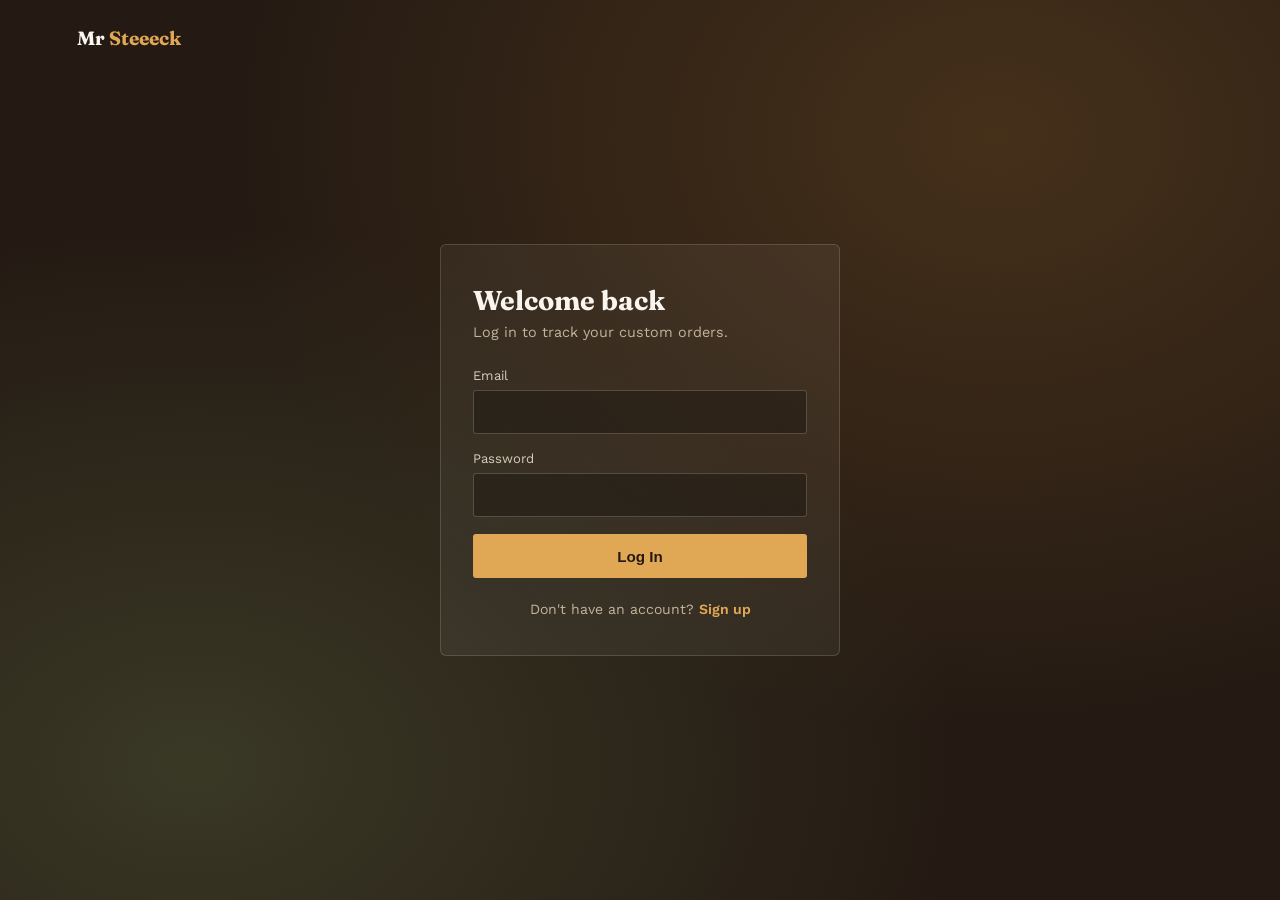
<file: public/index.html>
<!DOCTYPE html>
<html lang="en">
<head>
<meta charset="UTF-8">
<script src="require-auth.js"></script>
<meta name="viewport" content="width=device-width, initial-scale=1.0">
<title>Mr Steeeck — Handmade Sticks, Staffs & Pokers</title>
<meta name="description" content="Handcrafted walking sticks, staffs, and pokers for adults, kids, pets, and babies. Custom orders welcome.">
<meta name="theme-color" content="#241a13">
<link rel="icon" type="image/svg+xml" href="favicon.svg">
<link rel="stylesheet" href="styles.css">
</head>
<body>
<nav>
  <div class="wordmark"><a href="index.html" style="color:inherit; text-decoration:none;">Mr <span>Steeeck</span></a></div>
  <button class="nav-toggle" id="navToggle" aria-label="Open menu">&#9776;</button>
  <ul class="nav-links">
    <li><a href="index.html" class="active">Home</a></li>
    <li><a href="craft.html">The Craft</a></li>
    <li><a href="gallery.html">Gallery</a></li>
    <li><a href="woods.html">Wood Guide</a></li>
    <li><a href="sizing.html">Sizing</a></li>
    <li><a href="pets.html">Pet-Friendly</a></li>
    <li><a href="faq.html">FAQ</a></li>
    <li><a href="custom.html">Order</a></li>
    <li><a href="reviews.html">Reviews</a></li>
    <li id="navAuthSlot"><a href="auth.html">Sign In</a></li>
    <li id="navAdminSlot" style="display:none;"><a href="admin.html" style="color:var(--honey-bright); font-weight:600;">Admin</a></li>
  </ul>
</nav>
<script>
  document.getElementById('navToggle')?.addEventListener('click', () => {
    document.querySelector('.nav-links').classList.toggle('open');
  });
  document.querySelectorAll('.nav-links a').forEach(a => {
    a.addEventListener('click', () => document.querySelector('.nav-links').classList.remove('open'));
  });
</script>
<header class="hero">
  <div class="leaves" id="leaves" aria-hidden="true"></div>
  <div class="hero-copy">
    <p class="eyebrow">Steeecks · Staffs · Canes · Pokers — Handmade</p>
    <h1>Cut from the<br><em>forest floor.</em></h1>
    <p class="tagline">Hand-carved walking steeecks, staffs, canes, and pokers — made from real hardwood and pine. Sized for adults, kids, pets, and even babies. Everyone deserves their own steeeck, built to hold up on the trail.</p>
    <div class="cta-row">
      <a href="custom.html" class="btn-primary">Request a Custom Steeeck</a>
      <a href="gallery.html" class="btn-secondary">See the Work</a>
    </div>
  </div>
</header>
<div class="bark-bg" style="padding-top:1rem;">
  <div class="tree-showcase">
    <div class="glow" aria-hidden="true"></div>
    <svg viewBox="0 0 200 200" aria-hidden="true">
      <circle class="ring" cx="100" cy="100" r="30"/>
      <circle class="ring" cx="100" cy="100" r="52"/>
      <circle class="ring" cx="100" cy="100" r="72"/>
      <circle class="ring" cx="100" cy="100" r="90"/>
    </svg>
    <div class="shop-carousel" id="shopCarousel" role="group" aria-label="Featured pieces for sale">
      <div class="shop-carousel-circle">
      <div class="shop-slide active" data-swatch="linear-gradient(135deg,#6b4324,#8a5c34)">
        <div class="swatch" style="background:linear-gradient(135deg,#6b4324,#8a5c34)"></div>
        <div class="item-name">Hardwood Trail Staff</div>
        <div class="item-price">$45</div>
      </div>
      <div class="shop-slide" data-swatch="linear-gradient(135deg,#c98a3e,#e0a854)">
        <div class="swatch" style="background:linear-gradient(135deg,#c98a3e,#e0a854)"></div>
        <div class="item-name">Pine Walking Steeeck</div>
        <div class="item-price">$28</div>
      </div>
      <div class="shop-slide" data-swatch="linear-gradient(135deg,#8a9c6a,#5c6b47)">
        <div class="swatch" style="background:linear-gradient(135deg,#8a9c6a,#5c6b47)"></div>
        <div class="item-name">Children's Size Steeeck</div>
        <div class="item-price">$18</div>
      </div>
      <div class="shop-slide" data-swatch="linear-gradient(135deg,#4a2e1e,#6b4324)">
        <div class="swatch" style="background:linear-gradient(135deg,#4a2e1e,#6b4324)"></div>
        <div class="item-name">Fire Poker</div>
        <div class="item-price">$22</div>
      </div>
      <div class="shop-slide" data-swatch="linear-gradient(135deg,#a9865a,#7d5b38)">
        <div class="swatch" style="background:linear-gradient(135deg,#a9865a,#7d5b38)"></div>
        <div class="item-name">Pet-Size Steeeck</div>
        <div class="item-price">$15</div>
      </div>
      <div class="shop-slide" data-swatch="linear-gradient(135deg,#e0a854,#c98a3e)">
        <div class="swatch" style="background:linear-gradient(135deg,#e0a854,#c98a3e)"></div>
        <div class="item-name">Baby's First Steeeck</div>
        <div class="item-price">$12</div>
      </div>
      <div class="shop-dots" id="shopDots"></div>
      </div>
      <button type="button" class="carousel-arrow prev" id="carouselPrev" aria-label="Previous item">&#8249;</button>
      <button type="button" class="carousel-arrow next" id="carouselNext" aria-label="Next item">&#8250;</button>
    </div>
  </div>
  <p class="rings-caption">Every steeeck carries the years it took to grow.</p>
  <p class="rings-subcaption" style="padding-bottom:0.6rem; color:var(--honey-bright);">Tap the piece to start your order &rarr;</p>
  <p class="rings-subcaption" style="padding-bottom:0.6rem;">Sample pricing — swap in your real pieces anytime</p>
  <p class="rings-subcaption" style="padding-bottom:3.5rem; opacity:0.85;">Prices shown are estimates. Final pricing depends on wood type, current availability, and shipping — always confirmed by email before payment.</p>
</div>

<section class="explore" id="explore">
  <div class="section-head">
    <span class="eyebrow">Find Your Way Around</span>
    <h2>Explore the site</h2>
    <p>Everything Mr Steeeck offers, one tap away.</p>
  </div>
  <div class="explore-grid">
    <a href="craft.html" class="explore-card">
      <div class="icon">🪓</div>
      <div class="label">The Craft</div>
      <div class="sub">How every piece is made</div>
    </a>
    <a href="gallery.html" class="explore-card">
      <div class="icon">🖼️</div>
      <div class="label">Gallery</div>
      <div class="sub">See finished work</div>
    </a>
    <a href="sizing.html" class="explore-card">
      <div class="icon">📏</div>
      <div class="label">Sizing Guide</div>
      <div class="sub">Find the right fit</div>
    </a>
    <a href="pets.html" class="explore-card">
      <div class="icon">🐾</div>
      <div class="label">Pet-Friendly</div>
      <div class="sub">Safe woods &amp; finishes</div>
    </a>
    <a href="custom.html" class="explore-card">
      <div class="icon">📦</div>
      <div class="label">Order</div>
      <div class="sub">Simple or fully customized</div>
    </a>
    <a href="reviews.html" class="explore-card">
      <div class="icon">⭐</div>
      <div class="label">Reviews</div>
      <div class="sub">See what people say</div>
    </a>
    <a href="faq.html" class="explore-card">
      <div class="icon">❓</div>
      <div class="label">FAQ</div>
      <div class="sub">Common questions</div>
    </a>
  </div>
</section>

<footer class="bark-bg">
  <div class="wordmark">Mr Steeeck</div>
  <p>Handmade steeecks, staffs &amp; pokers.</p>
  <p style="margin-top:0.8rem;">
    <a href="https://www.facebook.com/profile.php?id=61594110444942" target="_blank" rel="noopener" style="color:#8f8171; font-size:0.82rem; text-decoration:underline;">Find us on Facebook</a>
    &nbsp;&middot;&nbsp;
    <a href="privacy.html" style="color:#8f8171; font-size:0.82rem; text-decoration:underline;">Privacy &amp; Terms</a>
  </p>
</footer>
<script type="module">
  import { supabase, ADMIN_EMAILS } from './supabase-client.js';

  // Log this visit (fire and forget)
  supabase.from('site_visits').insert({ page: 'home' }).then(() => {});

  supabase.auth.getSession().then(({ data: { session } }) => {
    if (!session){
      const here = location.pathname.split('/').pop() || 'index.html';
      window.location.replace('auth.html?redirect=' + encodeURIComponent(here));
      return;
    }
    const adminSlot = document.getElementById('navAdminSlot');
    const authSlot = document.getElementById('navAuthSlot');
    if (session && ADMIN_EMAILS.includes(session.user.email)){
      if (adminSlot) adminSlot.style.display = '';
      if (authSlot){
        authSlot.innerHTML = '<a href="#" id="navLogoutLink">Log Out</a>';
        document.getElementById('navLogoutLink').addEventListener('click', async (e) => {
          e.preventDefault();
          await supabase.auth.signOut();
          window.location.reload();
        });
      }
    } else if (session){
      if (authSlot) authSlot.innerHTML = '<a href="profile.html">My Profile</a>';
    }
  });
</script>
<script>
  window.addEventListener('DOMContentLoaded', () => {
    const rings = document.querySelectorAll('.ring');
    rings.forEach((ring, i) => {
      setTimeout(() => ring.classList.add('drawn'), 300 + i * 220);
    });

    const leafEmojis = ['🍂', '🍁', '🌿'];
    const leafWrap = document.getElementById('leaves');
    if (leafWrap && !window.matchMedia('(prefers-reduced-motion: reduce)').matches){
      for (let i = 0; i < 10; i++){
        const leaf = document.createElement('span');
        leaf.className = 'leaf';
        leaf.textContent = leafEmojis[i % leafEmojis.length];
        leaf.style.left = Math.random() * 100 + '%';
        leaf.style.setProperty('--drift', (Math.random() * 100 - 50) + 'px');
        leaf.style.animationDuration = (10 + Math.random() * 10) + 's';
        leaf.style.animationDelay = (Math.random() * 12) + 's';
        leaf.style.fontSize = (0.8 + Math.random() * 0.8) + 'rem';
        leafWrap.appendChild(leaf);
      }
    }

    // Live shop carousel: auto-rotates, arrows, and swipe support
    const carousel = document.getElementById('shopCarousel');
    if (carousel){
      const slides = Array.from(carousel.querySelectorAll('.shop-slide'));
      const dotsWrap = document.getElementById('shopDots');
      const circle = carousel.querySelector('.shop-carousel-circle');

      // The circle itself is a real link to the order page — genuinely clickable
      if (circle){
        circle.setAttribute('role', 'link');
        circle.setAttribute('tabindex', '0');
        circle.setAttribute('aria-label', 'Shop custom pieces');
        let dragged = false;
        circle.addEventListener('touchmove', () => { dragged = true; }, {passive:true});
        circle.addEventListener('touchstart', () => { dragged = false; }, {passive:true});
        circle.addEventListener('click', () => { if (!dragged) window.location.href = 'custom.html'; });
        circle.addEventListener('keydown', (e) => {
          if (e.key === 'Enter' || e.key === ' ') window.location.href = 'custom.html';
        });
      }

      slides.forEach((_, i) => {
        const dot = document.createElement('span');
        if (i === 0) dot.classList.add('active');
        dot.addEventListener('click', () => { goTo(i); });
        dotsWrap.appendChild(dot);
      });
      const dots = Array.from(dotsWrap.children);
      let current = 0;
      let timer;

      function goTo(index){
        slides[current].classList.remove('active');
        dots[current].classList.remove('active');
        current = (index + slides.length) % slides.length;
        slides[current].classList.add('active');
        dots[current].classList.add('active');
      }
      function next(){ goTo(current + 1); }
      function prev(){ goTo(current - 1); }
      function startAuto(){ timer = setInterval(next, 3000); }
      function stopAuto(){ clearInterval(timer); }

      startAuto();
      carousel.addEventListener('mouseenter', stopAuto);
      carousel.addEventListener('mouseleave', startAuto);

      // Arrow buttons
      const prevBtn = document.getElementById('carouselPrev');
      const nextBtn = document.getElementById('carouselNext');
      if (prevBtn) prevBtn.addEventListener('click', (e) => { e.stopPropagation(); stopAuto(); prev(); startAuto(); });
      if (nextBtn) nextBtn.addEventListener('click', (e) => { e.stopPropagation(); stopAuto(); next(); startAuto(); });

      // Swipe support
      let touchStartX = 0;
      carousel.addEventListener('touchstart', (e) => {
        touchStartX = e.touches[0].clientX;
        stopAuto();
      }, {passive:true});
      carousel.addEventListener('touchend', (e) => {
        const touchEndX = e.changedTouches[0].clientX;
        const diff = touchEndX - touchStartX;
        if (Math.abs(diff) > 35){
          if (diff < 0) next(); else prev();
        }
        startAuto();
      }, {passive:true});
    }

  });
</script>
<script type="module" src="chat-widget.js"></script>
</body>
</html>
</file>
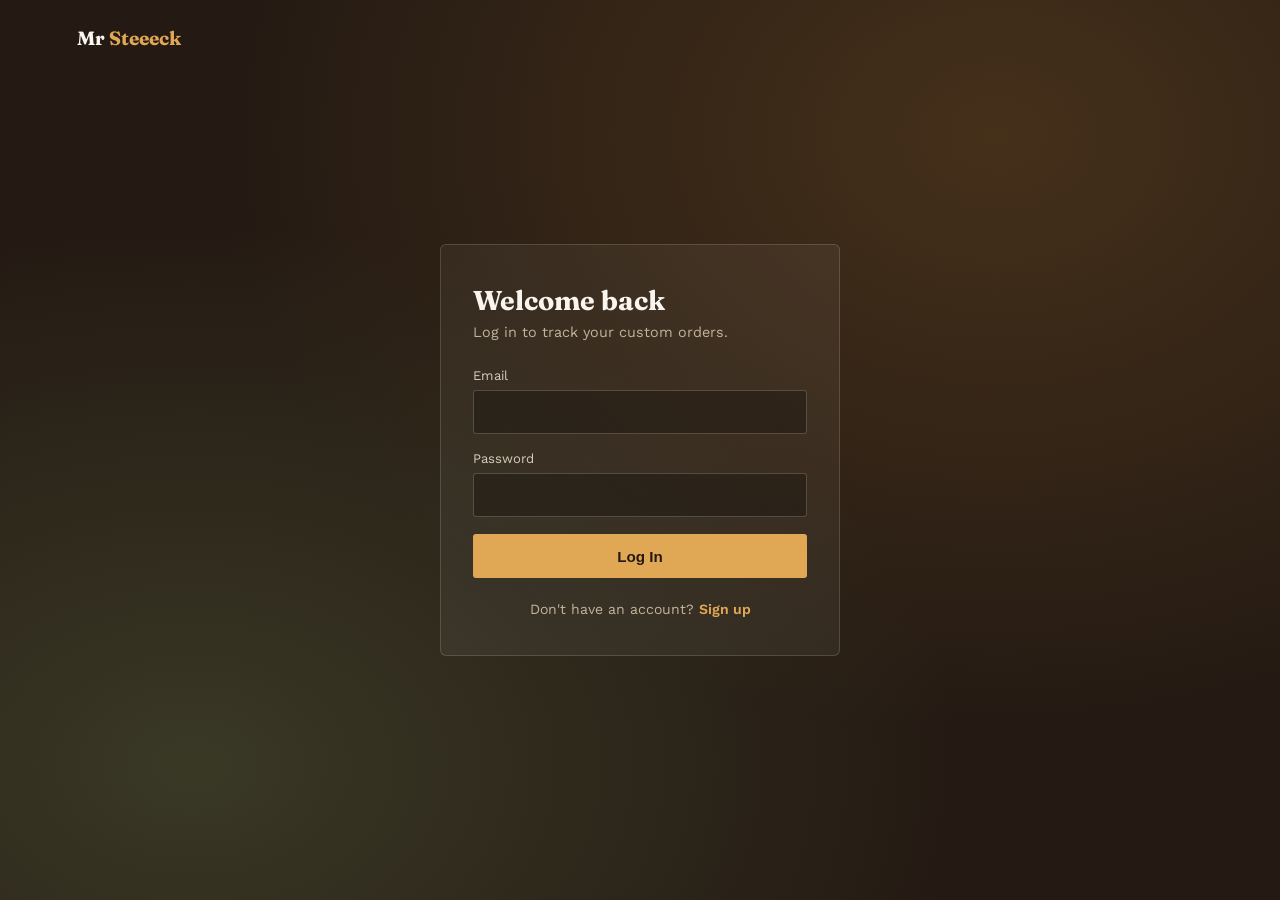
<file: public/auth.html>
<!DOCTYPE html>
<html lang="en">
<head>
<meta charset="UTF-8">
<meta name="viewport" content="width=device-width, initial-scale=1.0">
<title>Sign In — Mr Steeeck</title>
<link rel="icon" type="image/svg+xml" href="favicon.svg">
<style>
  @import url('https://fonts.googleapis.com/css2?family=Fraunces:opsz,wght@9..144,600;9..144,700&family=Work+Sans:wght@400;500;600&display=swap');
  :root{
    --bark:#241a13; --walnut:#4a2e1e; --honey:#c98a3e; --honey-bright:#e0a854;
    --parchment:#efe6d0; --bone:#faf6ef; --moss:#6b7d4f;
  }
  *{margin:0;padding:0;box-sizing:border-box;}
  body{
    font-family:'Work Sans', sans-serif;
    min-height:100vh;
    display:flex; align-items:center; justify-content:center;
    background:
      radial-gradient(ellipse at 78% 15%, #45301a 0%, transparent 55%),
      radial-gradient(ellipse at 15% 85%, rgba(107,125,79,0.3) 0%, transparent 50%),
      var(--bark);
    color:var(--bone);
    padding:1.5rem;
  }
  .wordmark{
    position:fixed; top:1.6rem; left:6vw;
    font-family:'Fraunces', serif; font-weight:700; font-size:1.2rem;
    text-decoration:none; color:var(--bone);
  }
  .wordmark span{color:var(--honey-bright);}
  .card{
    width:100%; max-width:400px;
    background:rgba(250,246,239,0.05);
    border:1px solid rgba(250,246,239,0.15);
    border-radius:6px;
    padding:2.4rem 2rem;
  }
  h1{font-family:'Fraunces', serif; font-size:1.7rem; margin-bottom:0.4rem;}
  p.sub{color:#c2b39b; font-size:0.9rem; margin-bottom:1.8rem;}
  label{display:block; font-size:0.82rem; color:#d8cdbc; margin-bottom:0.4rem;}
  input{
    width:100%; padding:0.75rem 0.9rem; margin-bottom:1.1rem;
    background:rgba(0,0,0,0.25); border:1px solid rgba(250,246,239,0.2);
    border-radius:3px; color:var(--bone); font-size:0.95rem; font-family:inherit;
  }
  input:focus{outline:2px solid var(--honey-bright); border-color:transparent;}
  button{
    width:100%; padding:0.85rem; border:none; border-radius:3px;
    background:var(--honey-bright); color:var(--bark); font-weight:600;
    font-size:0.95rem; cursor:pointer; transition:transform 0.15s ease, background 0.15s ease;
  }
  button:hover{background:#f0bd6f; transform:translateY(-1px);}
  button:disabled{opacity:0.6; cursor:default; transform:none;}
  .toggle{
    text-align:center; margin-top:1.4rem; font-size:0.88rem; color:#c2b39b;
  }
  .toggle a{color:var(--honey-bright); text-decoration:none; font-weight:600; cursor:pointer;}
  .msg{
    font-size:0.85rem; margin-bottom:1rem; padding:0.7rem 0.9rem;
    border-radius:3px; display:none;
  }
  .msg.show{display:block;}
  .msg.error{background:rgba(180,60,50,0.18); color:#f0a898; border:1px solid rgba(180,60,50,0.3);}
  .msg.success{background:rgba(107,125,79,0.22); color:#c8d6b0; border:1px solid rgba(107,125,79,0.4);}
</style>
</head>
<body>

<a href="index.html" class="wordmark">Mr <span>Steeeck</span></a>

<div class="card">
  <h1 id="formTitle">Welcome back</h1>
  <p class="sub" id="formSub">Log in to track your custom orders.</p>

  <div class="msg" id="msgBox"></div>

  <form id="authForm">
    <label for="email">Email</label>
    <input type="email" id="email" required autocomplete="email">

    <label for="password">Password</label>
    <input type="password" id="password" required autocomplete="current-password" minlength="6">

    <!-- Honeypot: hidden from real people, bots often fill it in anyway -->
    <div style="position:absolute; left:-9999px; opacity:0;" aria-hidden="true">
      <label for="website">Website</label>
      <input type="text" id="website" name="website" tabindex="-1" autocomplete="off">
    </div>

    <button type="submit" id="submitBtn">Log In</button>
  </form>

  <div class="toggle" id="toggleWrap">
    Don't have an account? <a id="toggleLink">Sign up</a>
  </div>
</div>

<script type="module">
  import { supabase } from './supabase-client.js';

  // If already logged in, don't show the login form — send them where they meant to go
  supabase.auth.getSession().then(({ data: { session } }) => {
    if (session){
      const params = new URLSearchParams(window.location.search);
      const redirectTo = params.get('redirect');
      const safeRedirect = redirectTo && /^[a-zA-Z0-9_-]+\.html$/.test(redirectTo) ? redirectTo : 'index.html';
      window.location.replace(safeRedirect);
    }
  });

  const pageLoadTime = Date.now();
  let mode = 'login'; // or 'signup'

  const form = document.getElementById('authForm');
  const emailInput = document.getElementById('email');
  const passwordInput = document.getElementById('password');
  const submitBtn = document.getElementById('submitBtn');
  const toggleLink = document.getElementById('toggleLink');
  const toggleWrap = document.getElementById('toggleWrap');
  const formTitle = document.getElementById('formTitle');
  const formSub = document.getElementById('formSub');
  const msgBox = document.getElementById('msgBox');

  function showMsg(text, type){
    msgBox.textContent = text;
    msgBox.className = 'msg show ' + type;
  }
  function clearMsg(){
    msgBox.className = 'msg';
  }

  toggleLink.addEventListener('click', () => {
    mode = mode === 'login' ? 'signup' : 'login';
    clearMsg();
    if (mode === 'signup'){
      formTitle.textContent = 'Create your account';
      formSub.textContent = 'Sign up to place and track custom orders.';
      submitBtn.textContent = 'Sign Up';
      toggleWrap.innerHTML = 'Already have an account? <a id="toggleLink">Log in</a>';
    } else {
      formTitle.textContent = 'Welcome back';
      formSub.textContent = 'Log in to track your custom orders.';
      submitBtn.textContent = 'Log In';
      toggleWrap.innerHTML = 'Don\'t have an account? <a id="toggleLink">Sign up</a>';
    }
    document.getElementById('toggleLink').addEventListener('click', () => toggleLink.click());
  });

  form.addEventListener('submit', async (e) => {
    e.preventDefault();
    clearMsg();

    // Bot check 1: honeypot field should always be empty for a real person
    const honeypot = document.getElementById('website').value;
    if (honeypot){
      // Silently pretend it worked — don't tip off the bot
      showMsg('Something went wrong. Please try again.', 'error');
      return;
    }

    // Bot check 2: real people take at least a couple seconds to fill a form
    if (mode === 'signup' && Date.now() - pageLoadTime < 2000){
      showMsg('Please take a moment to fill out the form.', 'error');
      return;
    }

    submitBtn.disabled = true;
    submitBtn.textContent = mode === 'signup' ? 'Signing up…' : 'Logging in…';

    const email = emailInput.value.trim();
    const password = passwordInput.value;

    try {
      if (mode === 'signup'){
        const { error } = await supabase.auth.signUp({ email, password });
        if (error) throw error;
        showMsg('Account created! Check your email to confirm, then log in.', 'success');
        mode = 'login';
        formTitle.textContent = 'Welcome back';
        submitBtn.textContent = 'Log In';
      } else {
        const { error } = await supabase.auth.signInWithPassword({ email, password });
        if (error) throw error;
        const params = new URLSearchParams(window.location.search);
        const redirectTo = params.get('redirect');
        const safeRedirect = redirectTo && /^[a-zA-Z0-9_-]+\.html$/.test(redirectTo) ? redirectTo : 'index.html';
        window.location.href = safeRedirect;
      }
    } catch (err) {
      showMsg(err.message || 'Something went wrong. Try again.', 'error');
    } finally {
      submitBtn.disabled = false;
      if (submitBtn.textContent.includes('…')) submitBtn.textContent = mode === 'signup' ? 'Sign Up' : 'Log In';
    }
  });
</script>

<script type="module" src="chat-widget.js"></script>
</body>
</html>
</file>
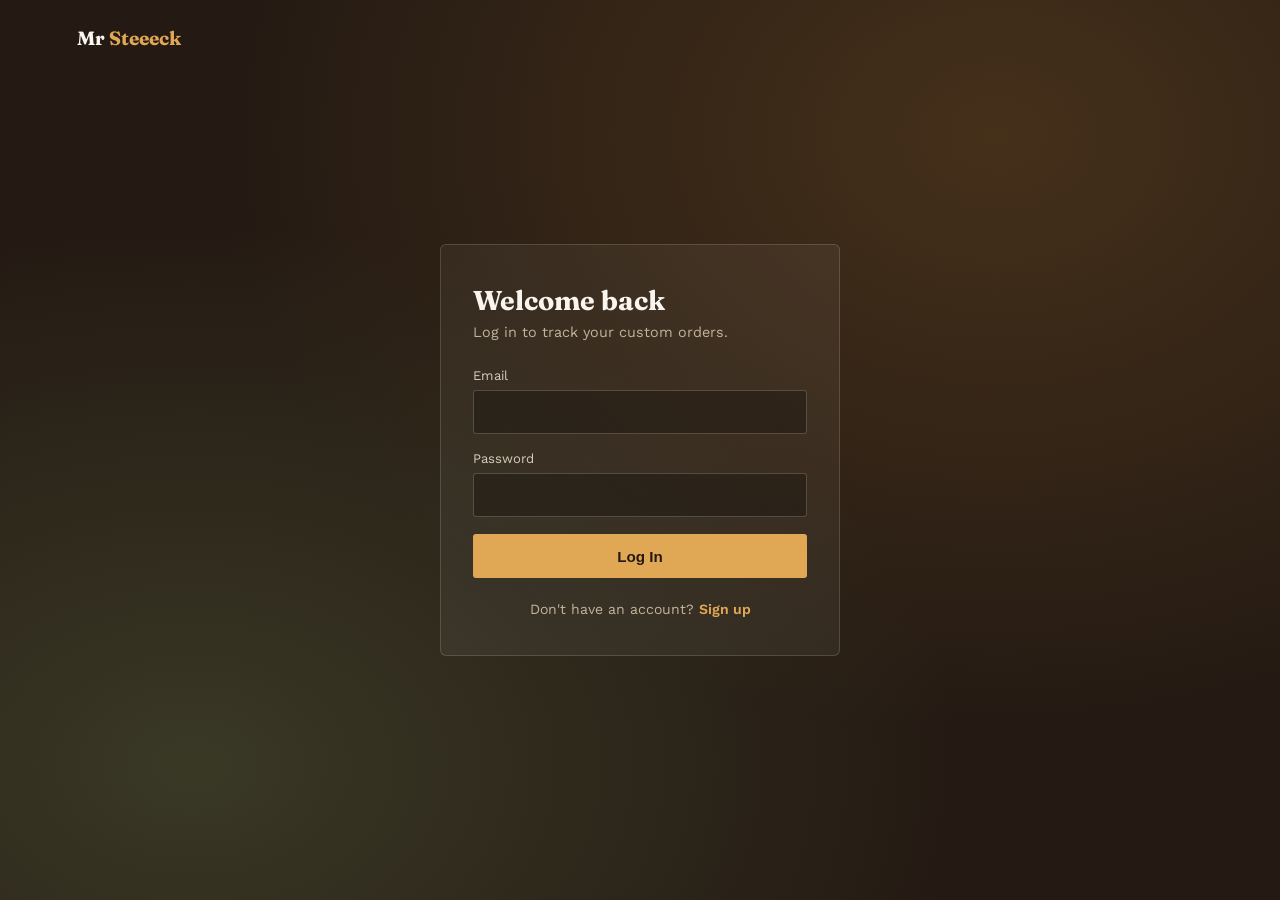
<file: public/builder.html>
<!DOCTYPE html>
<html lang="en">
<head>
<meta charset="UTF-8">
<script src="require-auth.js"></script>
<meta name="viewport" content="width=device-width, initial-scale=1.0, viewport-fit=cover">
<title>Stick Builder (Beta) — Mr Steeeck</title>
<meta name="description" content="An optional 3D preview tool to help you picture your custom steeeck before ordering.">
<meta name="theme-color" content="#241a13">
<link rel="icon" type="image/svg+xml" href="favicon.svg">
<link rel="stylesheet" href="styles.css">
<script type="importmap">
{
  "imports": {
    "three": "https://unpkg.com/three@0.160.0/build/three.module.js",
    "three/addons/": "https://unpkg.com/three@0.160.0/examples/jsm/"
  }
}
</script>
<style>
  html, body{ height:100%; overflow:hidden; }
  nav{ flex-shrink:0; }

  .builder-app{
    display:flex; flex-direction:column;
    height:100vh; height:100dvh;
  }
  .builder-toolbar{
    flex-shrink:0; display:flex; align-items:center; justify-content:space-between; gap:0.8rem;
    padding:0.55rem 1rem; background:var(--bark); color:#e0d3bd; flex-wrap:wrap;
  }
  .builder-toolbar .back-link{ color:var(--honey-bright); text-decoration:none; font-size:0.82rem; font-weight:600; white-space:nowrap; }
  .builder-toolbar h1{ font-family:'Fraunces', serif; font-size:1.05rem; margin:0; white-space:nowrap; }
  .builder-toolbar h1 span{ color:var(--honey-bright); font-size:0.68em; vertical-align:middle; }
  .builder-toolbar .disclaimer-note{ font-size:0.74rem; color:#b8ac95; flex:1; min-width:180px; text-align:right; }

  .builder-stage{
    flex:1; display:flex; overflow:hidden; position:relative;
    background:radial-gradient(circle at 50% 40%, #a88a68, #7a6248 80%);
  }

  .side-rail{
    flex-shrink:0; display:flex; flex-direction:column; width:64px;
    background:rgba(36,26,19,0.88); z-index:5;
  }
  .rail-tab{
    display:flex; flex-direction:column; align-items:center; justify-content:center; gap:0.2rem;
    padding:0.7rem 0.3rem; background:none; border:none; border-left:3px solid transparent;
    color:#c9bda3; font-family:inherit; font-size:0.65rem; cursor:pointer; text-align:center;
    transition:background 0.15s ease, color 0.15s ease;
  }
  .side-rail-right .rail-tab{ border-left:none; border-right:3px solid transparent; }
  .rail-tab .rail-icon{ font-size:1.25rem; }
  .rail-tab:hover{ background:rgba(255,255,255,0.06); color:#fff; }
  .rail-tab.active{ background:rgba(255,255,255,0.1); color:var(--honey-bright); border-left-color:var(--honey); }
  .side-rail-right .rail-tab.active{ border-left-color:transparent; border-right-color:var(--honey); }

  .stage-center{ flex:1; position:relative; min-width:0; }
  #builderCanvas{ width:100%; height:100%; display:block; touch-action:none; cursor:grab; }
  #builderCanvas:active{ cursor:grabbing; }
  .builder-loading{
    position:absolute; inset:0; display:flex; align-items:center; justify-content:center;
    color:#3a2a1c; font-family:'Fraunces', serif; font-size:1.1rem;
    background:radial-gradient(circle at 50% 40%, #a88a68, #7a6248 80%);
    pointer-events:none; transition:opacity 0.3s ease; z-index:3;
  }
  .rotate-arrows{
    position:absolute; bottom:0.7rem; left:50%; transform:translateX(-50%);
    display:flex; gap:0.8rem; z-index:4;
  }
  .rotate-btn{
    width:38px; height:38px; border-radius:50%; border:1.5px solid rgba(255,255,255,0.5);
    background:rgba(20,14,9,0.55); color:#fff; font-size:1rem; cursor:pointer;
    display:flex; align-items:center; justify-content:center; transition:background 0.15s ease;
    backdrop-filter:blur(2px);
  }
  .rotate-btn:hover{ background:rgba(20,14,9,0.8); }
  .rotate-btn:active{ transform:scale(0.94); }

  /* ===== floating side panels ===== */
  .panel-drawer{
    position:absolute; top:0; bottom:0; width:min(320px, 82vw);
    background:var(--parchment); z-index:10; overflow-y:auto;
    box-shadow:0 0 30px rgba(0,0,0,0.4);
    transform:translateX(-105%); transition:transform 0.28s ease;
    padding:1.1rem 1.2rem 2rem;
    pointer-events:none;
  }
  .panel-drawer.side-left{ left:64px; transform:translateX(-110%); }
  .panel-drawer.side-right{ right:64px; transform:translateX(110%); }
  .panel-drawer.open{ transform:translateX(0); pointer-events:auto; }
  .panel-drawer h2{
    font-family:'Fraunces', serif; color:var(--walnut); font-size:1.1rem; margin:0 0 0.9rem;
    padding-right:2rem;
  }
  .panel-close{
    position:absolute; top:0.8rem; right:0.9rem; width:30px; height:30px; border-radius:50%;
    border:none; background:rgba(74,46,30,0.12); color:var(--walnut); font-size:1.1rem; cursor:pointer;
    display:flex; align-items:center; justify-content:center;
  }
  .panel-section{ margin-bottom:1.4rem; }
  .panel-section:last-child{ margin-bottom:0; }
  .panel-section h3{
    font-family:'Fraunces', serif; color:var(--walnut); font-size:0.95rem; margin:0 0 0.5rem;
  }

  .wood-swatches{ display:flex; gap:0.55rem; flex-wrap:wrap; }
  .wood-swatch{
    width:44px; height:44px; border-radius:50%; border:3px solid transparent;
    cursor:pointer; background-size:cover; background-position:center;
    transition:border-color 0.2s ease, transform 0.2s ease;
  }
  .wood-swatch:hover{ transform:scale(1.08); }
  .wood-swatch.active{ border-color:var(--honey); }
  .wood-swatch.locked{ opacity:0.35; cursor:not-allowed; }
  .wood-swatch.locked:hover{ transform:none; }

  .builder-row{ display:flex; flex-direction:column; gap:0.35rem; margin-bottom:0.9rem; }
  .builder-row:last-child{ margin-bottom:0; }
  .builder-row label{ font-size:0.82rem; font-weight:600; color:var(--walnut); }
  .builder-row .row-value{ font-size:0.78rem; color:#8a7960; font-weight:400; }
  .builder-row input[type="range"]{ width:100%; accent-color:var(--honey); }

  .stepper{
    display:flex; align-items:center; border:1.5px solid #d3c2a0; border-radius:8px;
    overflow:hidden; width:100%;
  }
  .stepper-arrow{
    width:36px; height:36px; flex-shrink:0; border:none; background:var(--parchment); color:var(--walnut);
    font-size:1rem; cursor:pointer; display:flex; align-items:center; justify-content:center;
  }
  .stepper-arrow:hover{ background:var(--honey); color:#fff; }
  .stepper-value{ flex:1; text-align:center; padding:0.45rem 0.4rem; font-size:0.84rem; font-weight:600; color:#4a3c2e; background:#fff; }

  .paint-mode-row{ display:flex; gap:0.5rem; margin-bottom:0.55rem; }
  .paint-mode-btn{
    flex:1; padding:0.45rem 0.5rem; border-radius:16px; border:1.5px solid #d3c2a0;
    background:#fff; font-size:0.78rem; cursor:pointer; font-family:inherit; color:#4a3c2e;
  }
  .paint-mode-btn.active{ background:var(--walnut); color:#fff; border-color:var(--walnut); }
  .paint-strip{
    display:flex; height:40px; border-radius:8px; overflow:hidden; border:1.5px solid #d3c2a0;
    cursor:pointer; touch-action:none; user-select:none;
  }
  .paint-cell{ flex:1; background-size:cover; background-position:center; }
  .paint-quick-actions{ display:flex; gap:0.45rem; margin-top:0.55rem; flex-wrap:wrap; }
  .paint-quick-btn{
    font-size:0.72rem; padding:0.3rem 0.6rem; border-radius:14px; border:1.5px solid #d3c2a0;
    background:#fff; cursor:pointer; color:#6b5a40; font-family:inherit;
  }
  .paint-hint{ font-size:0.72rem; color:#8a7960; margin-top:0.5rem; line-height:1.4; }

  .builder-text-input{
    width:100%; padding:0.55rem 0.7rem; border:1.5px solid #d3c2a0; border-radius:6px;
    font-family:inherit; font-size:0.9rem;
  }

  .price-estimate{
    background:#fff; border:1px solid #e3d5ba; border-radius:8px;
    padding:0.9rem 1rem; text-align:center; margin-bottom:1rem;
  }
  .price-estimate .amount{ font-family:'Fraunces', serif; font-size:1.4rem; color:var(--walnut); }
  .price-estimate .note{ font-size:0.72rem; color:#8a7960; margin-top:0.25rem; }
  .builder-actions{ display:flex; flex-direction:column; gap:0.6rem; }
  .builder-actions .btn-primary{ text-align:center; }
  .btn-secondary{
    text-align:center; padding:0.75rem 1rem; border-radius:6px;
    border:1.5px solid var(--walnut); color:var(--walnut); background:transparent;
    font-weight:600; cursor:pointer; font-family:inherit; font-size:0.88rem;
  }
  .save-result{
    background:rgba(107,125,79,0.15); border:1px solid rgba(107,125,79,0.35);
    border-radius:6px; padding:0.8rem 1rem; margin-top:0.8rem; text-align:center; display:none; font-size:0.85rem;
  }
  .save-result .code{ font-family:'Fraunces', serif; font-size:1.15rem; color:var(--walnut); font-weight:700; }

  /* ===== onboarding bubbles ===== */
  .tut-bubble{
    position:absolute; z-index:50; max-width:220px; background:#241a13; color:#f0e5d3;
    border:2px solid var(--honey); border-radius:10px; padding:0.75rem 0.9rem; font-size:0.8rem;
    box-shadow:0 8px 20px rgba(0,0,0,0.4); line-height:1.4;
  }
  .tut-bubble .tut-dismiss{
    display:block; margin-top:0.5rem; color:var(--honey-bright); font-size:0.75rem;
    cursor:pointer; text-decoration:underline; text-align:right;
  }

  @media (max-width:520px){
    .side-rail{ width:52px; }
    .rail-tab{ font-size:0.58rem; padding:0.55rem 0.2rem; }
    .rail-tab .rail-icon{ font-size:1.1rem; }
    .builder-toolbar .disclaimer-note{ display:none; }
    .builder-toolbar h1{ font-size:0.92rem; }
    .panel-drawer{ width:min(260px, 74vw); }
    .panel-drawer.side-left{ left:52px; }
    .panel-drawer.side-right{ right:52px; }
  }
</style>
</head>
<body>
<nav>
  <div class="wordmark"><a href="index.html" style="color:inherit; text-decoration:none;">Mr <span>Steeeck</span></a></div>
  <button class="nav-toggle" id="navToggle" aria-label="Open menu">&#9776;</button>
  <ul class="nav-links">
    <li><a href="index.html">Home</a></li>
    <li><a href="craft.html">The Craft</a></li>
    <li><a href="gallery.html">Gallery</a></li>
    <li><a href="woods.html">Wood Guide</a></li>
    <li><a href="sizing.html">Sizing</a></li>
    <li><a href="pets.html">Pet-Friendly</a></li>
    <li><a href="faq.html">FAQ</a></li>
    <li><a href="custom.html">Order</a></li>
    <li><a href="reviews.html">Reviews</a></li>
    <li id="navAuthSlot"><a href="auth.html">Sign In</a></li>
    <li id="navAdminSlot" style="display:none;"><a href="admin.html" style="color:var(--honey-bright); font-weight:600;">Admin</a></li>
  </ul>
</nav>
<script>
  document.getElementById('navToggle')?.addEventListener('click', () => {
    document.querySelector('.nav-links').classList.toggle('open');
  });
  document.querySelectorAll('.nav-links a').forEach(a => {
    a.addEventListener('click', () => document.querySelector('.nav-links').classList.remove('open'));
  });
</script>

<div class="builder-app">
  <div class="builder-toolbar">
    <a href="custom.html" class="back-link">&larr; Order Page</a>
    <h1>Stick Builder <span>BETA</span></h1>
    <div class="disclaimer-note">Optional preview — your real piece won't be an exact match.</div>
  </div>

  <div class="builder-stage" id="builderStage">
    <div class="side-rail side-rail-left">
      <button class="rail-tab active" data-panel="wood"><span class="rail-icon">🪵</span>Wood</button>
      <button class="rail-tab" data-panel="paint"><span class="rail-icon">🖌️</span>Paint</button>
      <button class="rail-tab" data-panel="shape"><span class="rail-icon">📏</span>Shape</button>
    </div>

    <div class="stage-center" id="canvasWrap">
      <canvas id="builderCanvas"></canvas>
      <div class="builder-loading" id="builderLoading">Loading preview&hellip;</div>
      <div class="rotate-arrows">
        <button class="rotate-btn" id="rotateLeftBtn" aria-label="Rotate left" type="button">&#8592;</button>
        <button class="rotate-btn" id="rotateRightBtn" aria-label="Rotate right" type="button">&#8594;</button>
      </div>
    </div>

    <div class="side-rail side-rail-right">
      <button class="rail-tab" data-panel="finish"><span class="rail-icon">✨</span>Finish</button>
      <button class="rail-tab" data-panel="extras"><span class="rail-icon">🎀</span>Extras</button>
      <button class="rail-tab" data-panel="order"><span class="rail-icon">💰</span>Order</button>
    </div>

    <!-- ===== LEFT panels ===== -->
    <div class="panel-drawer side-left open" id="panel-wood">
      <button class="panel-close" data-close-panel>&times;</button>
      <h2>Wood</h2>
      <div class="wood-swatches" id="woodSwatches"></div>
    </div>

    <div class="panel-drawer side-left" id="panel-paint">
      <button class="panel-close" data-close-panel>&times;</button>
      <h2>Paint bark &amp; polished areas</h2>
      <div class="paint-mode-row">
        <button class="paint-mode-btn active" id="paintModeBark" type="button" data-mode="bark">Paint Bark</button>
        <button class="paint-mode-btn" id="paintModePolish" type="button" data-mode="polish">Paint Polished</button>
      </div>
      <div class="paint-strip" id="paintStrip"></div>
      <div class="paint-quick-actions">
        <button class="paint-quick-btn" id="paintAllBark" type="button">All bark</button>
        <button class="paint-quick-btn" id="paintAllPolish" type="button">All polished</button>
        <button class="paint-quick-btn" id="paintHalfHalf" type="button">Half &amp; half</button>
      </div>
      <p class="paint-hint">Drag across the strip like painting a real branch — left = handle end, right = tip.</p>
    </div>

    <div class="panel-drawer side-left" id="panel-shape">
      <button class="panel-close" data-close-panel>&times;</button>
      <h2>Shape</h2>
      <div class="builder-row">
        <label>Length <span class="row-value" id="lengthValue">55"</span></label>
        <input type="range" id="lengthAmount" min="24" max="72" value="55">
      </div>
      <div class="builder-row">
        <label>Bend</label>
        <input type="range" id="bendAmount" min="-100" max="100" value="0">
      </div>
    </div>

    <!-- ===== RIGHT panels ===== -->
    <div class="panel-drawer side-right" id="panel-finish">
      <button class="panel-close" data-close-panel>&times;</button>
      <h2>Finish</h2>
      <div class="panel-section">
        <h3>Polished finish</h3>
        <div class="stepper" id="textureStepper" data-options="sanded,rough" data-labels="Sanded smooth,Rough-hewn">
          <button class="stepper-arrow" data-dir="-1" type="button">&#8592;</button>
          <div class="stepper-value">Sanded smooth</div>
          <button class="stepper-arrow" data-dir="1" type="button">&#8594;</button>
        </div>
      </div>
      <div class="panel-section">
        <h3>Burnt finish</h3>
        <div class="stepper" id="burntStepper" data-options="no,yes" data-labels="Natural,Burnt / charred">
          <button class="stepper-arrow" data-dir="-1" type="button">&#8592;</button>
          <div class="stepper-value">Natural</div>
          <button class="stepper-arrow" data-dir="1" type="button">&#8594;</button>
        </div>
      </div>
    </div>

    <div class="panel-drawer side-right" id="panel-extras">
      <button class="panel-close" data-close-panel>&times;</button>
      <h2>Extras</h2>
      <div class="panel-section">
        <h3>Grip wrap</h3>
        <div class="stepper" id="gripStepper" data-options="none,leather,paracord" data-labels="None,Leather wrap,Paracord wrap">
          <button class="stepper-arrow" data-dir="-1" type="button">&#8592;</button>
          <div class="stepper-value">None</div>
          <button class="stepper-arrow" data-dir="1" type="button">&#8594;</button>
        </div>
      </div>
      <div class="panel-section">
        <h3>Metal tip</h3>
        <div class="stepper" id="tipStepper" data-options="no,yes" data-labels="No,Yes">
          <button class="stepper-arrow" data-dir="-1" type="button">&#8592;</button>
          <div class="stepper-value">No</div>
          <button class="stepper-arrow" data-dir="1" type="button">&#8594;</button>
        </div>
      </div>
      <div class="panel-section">
        <h3>Wood-burned personalization</h3>
        <input type="text" id="burnText" class="builder-text-input" maxlength="14" placeholder="e.g. J.D. or FAITH">
      </div>
    </div>

    <div class="panel-drawer side-right" id="panel-order">
      <button class="panel-close" data-close-panel>&times;</button>
      <h2>Order</h2>
      <div class="price-estimate">
        <div class="amount" id="priceEstimate">$40–$55</div>
        <div class="note">Rough estimate only — final pricing confirmed by email.</div>
      </div>
      <div class="builder-actions">
        <button class="btn-primary" id="saveDesignBtn" type="button" style="border:none; cursor:pointer;">Save This Design</button>
        <button class="btn-secondary" id="useDesignBtn" type="button">Use This Design to Order</button>
      </div>
      <div class="save-result" id="saveResult">
        <div>Saved! Your reference code:</div>
        <div class="code" id="refCodeDisplay">—</div>
        <div style="font-size:0.75rem; color:#6b5a40; margin-top:0.3rem;">Mention this code by email and we'll know exactly what you built.</div>
      </div>
    </div>
  </div>
</div>

<script type="module">
  import { supabase, ADMIN_EMAILS } from './supabase-client.js';

  let currentUser = null;

  supabase.auth.getSession().then(({ data: { session } }) => {
    if (!session){
      const here = location.pathname.split('/').pop() || 'index.html';
      window.location.replace('auth.html?redirect=' + encodeURIComponent(here));
      return;
    }
    currentUser = session.user;
    const adminSlot = document.getElementById('navAdminSlot');
    const authSlot = document.getElementById('navAuthSlot');
    if (ADMIN_EMAILS.includes(session.user.email)){
      if (adminSlot) adminSlot.style.display = '';
      authSlot.innerHTML = '<a href="#" id="navLogoutLink">Log Out</a>';
      document.getElementById('navLogoutLink').addEventListener('click', async (e) => {
        e.preventDefault();
        await supabase.auth.signOut();
        window.location.href = 'index.html';
      });
    } else {
      authSlot.innerHTML = '<a href="profile.html">My Profile</a>';
    }
  });

  window.__saveDesignToSupabase = async function(payload){
    const refCode = 'WS-' + Math.floor(1000 + Math.random() * 9000);
    const { error } = await supabase.from('saved_designs').insert({
      user_id: currentUser?.id,
      ref_code: refCode,
      ...payload
    });
    if (error) throw error;
    return refCode;
  };
</script>

<script type="module">
  import * as THREE from 'three';
  import { OrbitControls } from 'three/addons/controls/OrbitControls.js';

  // ===== Tab / panel switching =====
  const rails = document.querySelectorAll('.rail-tab');
  const panels = document.querySelectorAll('.panel-drawer');
  function openPanel(name){
    panels.forEach(p => p.classList.toggle('open', p.id === 'panel-' + name));
    rails.forEach(r => r.classList.toggle('active', r.dataset.panel === name));
  }
  function closeAllPanels(){
    panels.forEach(p => p.classList.remove('open'));
    rails.forEach(r => r.classList.remove('active'));
  }
  rails.forEach(tab => {
    tab.addEventListener('click', () => {
      const name = tab.dataset.panel;
      const alreadyOpen = document.getElementById('panel-' + name).classList.contains('open');
      alreadyOpen ? closeAllPanels() : openPanel(name);
    });
  });
  document.querySelectorAll('[data-close-panel]').forEach(btn => {
    btn.addEventListener('click', () => closeAllPanels());
  });

  const WOODS = [
    { id: 'oak', name: 'Oak', bark: 'images/wood/bark-oak.webp', polishColor: 0xb8905a, available: true },
    { id: 'maple', name: 'Maple', bark: 'images/wood/bark-maple.webp', polishColor: 0xe0c99a, available: false },
    { id: 'birch', name: 'Birch', bark: 'images/wood/bark-birch.webp', polishColor: 0xe8d9b8, available: false },
    { id: 'ash', name: 'Ash', bark: 'images/wood/bark-ash.webp', polishColor: 0xd4b98a, available: false },
    { id: 'cherry', name: 'Cherry', bark: 'images/wood/bark-cherry.webp', polishColor: 0x8b4a3a, available: false },
    { id: 'black-walnut', name: 'Black Walnut', bark: 'images/wood/bark-black-walnut.webp', polishColor: 0x3f2a1c, available: false },
    { id: 'white-pine', name: 'White Pine', bark: 'images/wood/bark-white-pine.webp', polishColor: 0xe8dcc0, available: false },
    { id: 'eastern-white-cedar', name: 'Eastern White Cedar', bark: 'images/wood/bark-eastern-white-cedar.webp', polishColor: 0xb08050, available: false },
  ];

  const PAINT_SEGMENTS = 24;
  const BASE_LENGTH = 55;
  const state = {
    wood: WOODS[0],
    barkMask: Array.from({ length: PAINT_SEGMENTS }, (_, i) => i < PAINT_SEGMENTS * 0.5),
    texture: 'sanded',
    burnt: false,
    bend: 0,
    length: BASE_LENGTH,
    grip: 'none',
    tip: false,
    burnText: '',
  };

  const canvas = document.getElementById('builderCanvas');
  const loadingEl = document.getElementById('builderLoading');
  function sizeCanvas(){ const r = canvas.getBoundingClientRect(); return { w: r.width, h: r.height }; }

  const scene = new THREE.Scene();
  let { w, h } = sizeCanvas();
  const camera = new THREE.PerspectiveCamera(40, w / h, 0.1, 100);
  camera.position.set(2.6, 0.1, 8.6);

  const renderer = new THREE.WebGLRenderer({ canvas, antialias: true, alpha: true });
  renderer.setPixelRatio(Math.min(window.devicePixelRatio, 2));
  renderer.setSize(w, h, false);

  const controls = new OrbitControls(camera, renderer.domElement);
  controls.enableDamping = true;
  controls.dampingFactor = 0.08;
  controls.enablePan = false;
  controls.minDistance = 3;
  controls.maxDistance = 11;

  scene.add(new THREE.AmbientLight(0xffffff, 0.55));
  const keyLight = new THREE.DirectionalLight(0xffd9a0, 1.1);
  keyLight.position.set(3, 4, 4);
  scene.add(keyLight);
  const fillLight = new THREE.DirectionalLight(0xffa060, 0.4);
  fillLight.position.set(-3, -1, 2);
  scene.add(fillLight);

  const stickGroup = new THREE.Group();
  scene.add(stickGroup);

  function buildCurve(bend){
    const xOff = (bend / 100) * 0.5;
    return new THREE.CatmullRomCurve3([
      new THREE.Vector3(0, -2.2, 0),
      new THREE.Vector3(xOff * 0.5, -1.1, 0.02),
      new THREE.Vector3(xOff, 0, 0),
      new THREE.Vector3(xOff * 0.6, 1.1, -0.02),
      new THREE.Vector3(0, 2.2, 0),
    ]);
  }

  class TaperedTubeGeometry extends THREE.BufferGeometry {
    constructor(path, tStart, tEnd, tubularSegments, radialSegments, radiusTop, radiusBottom, materialIndexFn, precomputedFrames) {
      super();
      const positions = [], normals = [], uvs = [], indices = [];
      const frames = precomputedFrames || path.computeFrenetFrames(64, false);
      const frameCount = frames.normals.length;
      const frameAt = (t) => {
        const idx = Math.min(frameCount - 1, Math.max(0, Math.round(t * (frameCount - 1))));
        return { normal: frames.normals[idx], binormal: frames.binormals[idx] };
      };
      for (let i = 0; i <= tubularSegments; i++) {
        const localT = i / tubularSegments;
        const t = tStart + (tEnd - tStart) * localT;
        const point = path.getPointAt(t);
        const radius = radiusBottom + (radiusTop - radiusBottom) * t;
        const { normal, binormal } = frameAt(t);
        for (let j = 0; j <= radialSegments; j++) {
          const v = (j / radialSegments) * Math.PI * 2;
          const sin = Math.sin(v), cos = -Math.cos(v);
          const nx = cos * normal.x + sin * binormal.x;
          const ny = cos * normal.y + sin * binormal.y;
          const nz = cos * normal.z + sin * binormal.z;
          positions.push(point.x + radius * nx, point.y + radius * ny, point.z + radius * nz);
          normals.push(nx, ny, nz);
          uvs.push(localT * (tEnd - tStart) * 4, j / radialSegments);
        }
      }
      const segRadial = radialSegments + 1;
      const indicesPerRing = radialSegments * 6;
      let currentGroupStart = 0;
      let currentGroupMat = materialIndexFn ? materialIndexFn(0) : 0;
      for (let i = 0; i < tubularSegments; i++) {
        for (let j = 0; j < radialSegments; j++) {
          const a = segRadial * i + j, b = segRadial * (i + 1) + j;
          const c = segRadial * (i + 1) + j + 1, d = segRadial * i + j + 1;
          indices.push(a, b, d, b, c, d);
        }
        if (materialIndexFn){
          const localT = (i + 1) / tubularSegments;
          const nextMat = materialIndexFn(localT);
          if (nextMat !== currentGroupMat || i === tubularSegments - 1){
            const endRing = i + 1;
            this.addGroup(currentGroupStart * indicesPerRing, (endRing - currentGroupStart) * indicesPerRing, currentGroupMat);
            currentGroupStart = endRing;
            currentGroupMat = nextMat;
          }
        }
      }
      if (!materialIndexFn){
        this.addGroup(0, indices.length, 0);
      }
      this.setIndex(indices);
      this.setAttribute('position', new THREE.Float32BufferAttribute(positions, 3));
      this.setAttribute('normal', new THREE.Float32BufferAttribute(normals, 3));
      this.setAttribute('uv', new THREE.Float32BufferAttribute(uvs, 2));
    }
  }

  const textureLoader = new THREE.TextureLoader();
  const barkTexCache = {};
  function getBarkTexture(wood){
    if (barkTexCache[wood.id]) return barkTexCache[wood.id];
    const tex = textureLoader.load(wood.bark, () => { loadingEl.style.opacity = '0'; setTimeout(() => loadingEl.style.display = 'none', 300); });
    tex.wrapS = THREE.RepeatWrapping;
    tex.wrapT = THREE.RepeatWrapping;
    tex.repeat.set(2.2, 4);
    tex.colorSpace = THREE.SRGBColorSpace;
    barkTexCache[wood.id] = tex;
    return tex;
  }

  let stickMesh = null, tipMesh = null, gripMesh = null, burnMesh = null;

  function burnTintColor(hex, burnt){
    if (!burnt) return hex;
    const c = new THREE.Color(hex);
    c.multiplyScalar(0.32);
    return c.getHex();
  }

  function makeGripTexture(kind){
    const c = document.createElement('canvas');
    c.width = 128; c.height = 128;
    const ctx = c.getContext('2d');
    if (kind === 'leather'){
      ctx.fillStyle = '#4a2e1c';
      ctx.fillRect(0, 0, 128, 128);
      for (let i = 0; i < 300; i++){
        ctx.fillStyle = `rgba(0,0,0,${Math.random()*0.15})`;
        ctx.fillRect(Math.random()*128, Math.random()*128, 2, 2);
      }
    } else {
      ctx.fillStyle = '#2a2016';
      ctx.fillRect(0, 0, 128, 128);
      ctx.strokeStyle = '#9a8560';
      ctx.lineWidth = 10;
      for (let i = -128; i < 256; i += 22){
        ctx.beginPath();
        ctx.moveTo(i, 0);
        ctx.lineTo(i + 128, 128);
        ctx.stroke();
      }
    }
    const tex = new THREE.CanvasTexture(c);
    tex.wrapS = THREE.RepeatWrapping;
    tex.wrapT = THREE.RepeatWrapping;
    tex.repeat.set(3, 2);
    return tex;
  }

  function makeBurnTextTexture(text){
    const c = document.createElement('canvas');
    c.width = 512; c.height = 128;
    const ctx = c.getContext('2d');
    ctx.clearRect(0, 0, 512, 128);
    ctx.font = 'italic 700 56px Georgia, serif';
    ctx.fillStyle = '#1a0f08';
    ctx.textAlign = 'center';
    ctx.textBaseline = 'middle';
    ctx.shadowColor = 'rgba(90,40,10,0.6)';
    ctx.shadowBlur = 8;
    ctx.fillText(text.slice(0, 14), 256, 64);
    return new THREE.CanvasTexture(c);
  }

  function rebuildStick(){
    const curve = buildCurve(state.bend);
    const mask = state.barkMask;
    const sharedFrames = curve.computeFrenetFrames(64, false);

    stickGroup.scale.set(1, state.length / BASE_LENGTH, 1);

    if (stickMesh) {
      stickGroup.remove(stickMesh);
      stickMesh.geometry.dispose();
      (Array.isArray(stickMesh.material) ? stickMesh.material : [stickMesh.material]).forEach(m => m.dispose());
    }
    if (tipMesh) { stickGroup.remove(tipMesh); tipMesh.geometry.dispose(); tipMesh.material.dispose(); }
    if (gripMesh) { stickGroup.remove(gripMesh); gripMesh.geometry.dispose(); gripMesh.material.dispose(); }
    if (burnMesh) { stickGroup.remove(burnMesh); burnMesh.geometry.dispose(); burnMesh.material.dispose(); }

    const stickGeo = new TaperedTubeGeometry(
      curve, 0, 1, 56, 12, 0.13, 0.21,
      (t) => (mask[Math.min(mask.length - 1, Math.floor(t * mask.length))] ? 0 : 1),
      sharedFrames
    );
    const barkMat = new THREE.MeshStandardMaterial({
      map: getBarkTexture(state.wood),
      roughness: 0.85,
      color: burnTintColor(0xffffff, state.burnt),
    });
    const polishMat = new THREE.MeshStandardMaterial({
      color: burnTintColor(state.wood.polishColor, state.burnt),
      roughness: state.texture === 'sanded' ? 0.28 : 0.7,
      metalness: state.texture === 'sanded' ? 0.06 : 0.0,
    });
    stickMesh = new THREE.Mesh(stickGeo, [barkMat, polishMat]);
    stickGroup.add(stickMesh);

    if (state.tip){
      const tipGeo = new THREE.ConeGeometry(0.14, 0.22, 12);
      const tipMat = new THREE.MeshStandardMaterial({ color: 0x9a9a9a, roughness: 0.3, metalness: 0.85 });
      tipMesh = new THREE.Mesh(tipGeo, tipMat);
      const bottomPt = curve.getPointAt(0);
      tipMesh.position.set(bottomPt.x, bottomPt.y - 0.1, bottomPt.z);
      stickGroup.add(tipMesh);
    }

    if (state.grip !== 'none'){
      const gripGeo = new TaperedTubeGeometry(curve, 0.8, 0.97, 18, 10, 0.145, 0.15, null, sharedFrames);
      const gripMat = new THREE.MeshStandardMaterial({
        map: makeGripTexture(state.grip),
        roughness: state.grip === 'leather' ? 0.6 : 0.5,
      });
      gripMesh = new THREE.Mesh(gripGeo, gripMat);
      stickGroup.add(gripMesh);
    }

    if (state.burnText.trim()){
      const burnGeo = new THREE.PlaneGeometry(0.55, 0.16);
      const burnMat = new THREE.MeshBasicMaterial({
        map: makeBurnTextTexture(state.burnText.trim()),
        transparent: true,
        depthWrite: false,
      });
      const pt = curve.getPointAt(0.6);
      burnMesh = new THREE.Mesh(burnGeo, burnMat);
      burnMesh.position.set(pt.x + 0.17, pt.y, pt.z);
      burnMesh.rotation.y = Math.PI / 2;
      stickGroup.add(burnMesh);
    }
  }

  rebuildStick();

  // ===== Bark/polish paint tool =====
  let paintMode = 'bark';
  const paintStrip = document.getElementById('paintStrip');
  const cells = [];
  for (let i = 0; i < PAINT_SEGMENTS; i++){
    const cell = document.createElement('div');
    cell.className = 'paint-cell';
    cell.dataset.index = i;
    paintStrip.appendChild(cell);
    cells.push(cell);
  }
  function paintCellVisual(cell, i){
    const isBark = state.barkMask[i];
    cell.style.backgroundImage = isBark ? `url('${state.wood.bark}')` : 'none';
    cell.style.background = isBark ? '' : `#${state.wood.polishColor.toString(16).padStart(6, '0')}`;
  }
  function refreshPaintStripVisual(){ cells.forEach((cell, i) => paintCellVisual(cell, i)); }
  refreshPaintStripVisual();

  let isPainting = false, paintChanged = false;
  function paintAt(clientX){
    const rect = paintStrip.getBoundingClientRect();
    const ratio = Math.min(1, Math.max(0, (clientX - rect.left) / rect.width));
    const idx = Math.min(PAINT_SEGMENTS - 1, Math.floor(ratio * PAINT_SEGMENTS));
    if (state.barkMask[idx] !== (paintMode === 'bark')){
      state.barkMask[idx] = paintMode === 'bark';
      paintCellVisual(cells[idx], idx);
      return true;
    }
    return false;
  }
  paintStrip.addEventListener('pointerdown', (e) => {
    isPainting = true;
    paintChanged = paintAt(e.clientX) || paintChanged;
    paintStrip.setPointerCapture(e.pointerId);
  });
  paintStrip.addEventListener('pointermove', (e) => {
    if (!isPainting) return;
    paintChanged = paintAt(e.clientX) || paintChanged;
  });
  function endPaint(){
    if (isPainting && paintChanged){ rebuildStick(); updatePrice(); }
    isPainting = false;
    paintChanged = false;
  }
  paintStrip.addEventListener('pointerup', endPaint);
  paintStrip.addEventListener('pointercancel', endPaint);
  document.addEventListener('pointerup', endPaint);
  document.addEventListener('pointercancel', endPaint);

  document.getElementById('paintModeBark').addEventListener('click', () => {
    paintMode = 'bark';
    document.getElementById('paintModeBark').classList.add('active');
    document.getElementById('paintModePolish').classList.remove('active');
  });
  document.getElementById('paintModePolish').addEventListener('click', () => {
    paintMode = 'polish';
    document.getElementById('paintModePolish').classList.add('active');
    document.getElementById('paintModeBark').classList.remove('active');
  });
  document.getElementById('paintAllBark').addEventListener('click', () => {
    state.barkMask = state.barkMask.map(() => true);
    refreshPaintStripVisual(); rebuildStick(); updatePrice();
  });
  document.getElementById('paintAllPolish').addEventListener('click', () => {
    state.barkMask = state.barkMask.map(() => false);
    refreshPaintStripVisual(); rebuildStick(); updatePrice();
  });
  document.getElementById('paintHalfHalf').addEventListener('click', () => {
    state.barkMask = state.barkMask.map((_, i) => i < PAINT_SEGMENTS * 0.5);
    refreshPaintStripVisual(); rebuildStick(); updatePrice();
  });

  // ===== Wood picker =====
  const swatchWrap = document.getElementById('woodSwatches');
  WOODS.forEach((wood, i) => {
    const el = document.createElement('div');
    el.className = 'wood-swatch' + (i === 0 ? ' active' : '') + (wood.available ? '' : ' locked');
    el.style.backgroundImage = `url('${wood.bark}')`;
    el.title = wood.available ? wood.name : `${wood.name} — coming soon`;
    el.addEventListener('click', () => {
      if (!wood.available) return;
      document.querySelectorAll('.wood-swatch').forEach(s => s.classList.remove('active'));
      el.classList.add('active');
      state.wood = wood;
      loadingEl.style.display = 'flex';
      loadingEl.style.opacity = '1';
      refreshPaintStripVisual();
      rebuildStick();
    });
    swatchWrap.appendChild(el);
  });

  // ===== Length + Bend sliders (throttled to one rebuild per frame) =====
  let rebuildPending = false;
  function scheduleRebuild(){
    if (!rebuildPending){
      rebuildPending = true;
      requestAnimationFrame(() => { rebuildStick(); rebuildPending = false; });
    }
  }
  document.getElementById('lengthAmount').addEventListener('input', (e) => {
    state.length = parseFloat(e.target.value);
    document.getElementById('lengthValue').textContent = state.length + '"';
    scheduleRebuild();
  });
  document.getElementById('bendAmount').addEventListener('input', (e) => {
    state.bend = parseFloat(e.target.value);
    scheduleRebuild();
  });

  // ===== Rotate arrows =====
  document.getElementById('rotateLeftBtn').addEventListener('click', () => {
    const angle = Math.atan2(camera.position.z, camera.position.x) + 0.35;
    const dist = Math.hypot(camera.position.x, camera.position.z);
    camera.position.x = Math.cos(angle) * dist;
    camera.position.z = Math.sin(angle) * dist;
  });
  document.getElementById('rotateRightBtn').addEventListener('click', () => {
    const angle = Math.atan2(camera.position.z, camera.position.x) - 0.35;
    const dist = Math.hypot(camera.position.x, camera.position.z);
    camera.position.x = Math.cos(angle) * dist;
    camera.position.z = Math.sin(angle) * dist;
  });

  // ===== Stepper controls =====
  function wireStepper(id, onChange){
    const el = document.getElementById(id);
    const options = el.dataset.options.split(',');
    const labels = el.dataset.labels.split(',');
    const valueEl = el.querySelector('.stepper-value');
    let idx = 0;
    el.querySelectorAll('.stepper-arrow').forEach(btn => {
      btn.addEventListener('click', () => {
        const dir = parseInt(btn.dataset.dir);
        idx = (idx + dir + options.length) % options.length;
        valueEl.textContent = labels[idx];
        onChange(options[idx]);
      });
    });
  }
  wireStepper('textureStepper', (v) => { state.texture = v; rebuildStick(); });
  wireStepper('burntStepper', (v) => { state.burnt = v === 'yes'; rebuildStick(); updatePrice(); });
  wireStepper('gripStepper', (v) => { state.grip = v; rebuildStick(); updatePrice(); });
  wireStepper('tipStepper', (v) => { state.tip = v === 'yes'; rebuildStick(); updatePrice(); });

  document.getElementById('burnText').addEventListener('input', (e) => {
    state.burnText = e.target.value;
    rebuildStick();
    updatePrice();
  });

  // ===== Price estimate =====
  function updatePrice(){
    let low = 35, high = 45;
    if (state.length > 60) { low += 5; high += 8; }
    if (state.grip !== 'none'){ low += 6; high += 10; }
    if (state.tip){ low += 5; high += 8; }
    if (state.burnText.trim()){ low += 8; high += 12; }
    if (state.burnt){ low += 3; high += 5; }
    document.getElementById('priceEstimate').textContent = `$${low}–$${high}`;
  }
  updatePrice();

  // ===== Save / Use design =====
  function barkPercent(){
    return Math.round(100 * state.barkMask.filter(Boolean).length / state.barkMask.length);
  }
  function barkMaskString(){
    return state.barkMask.map(b => b ? '1' : '0').join('');
  }

  document.getElementById('saveDesignBtn').addEventListener('click', async () => {
    const btn = document.getElementById('saveDesignBtn');
    btn.disabled = true;
    btn.textContent = 'Saving...';
    try {
      const priceText = document.getElementById('priceEstimate').textContent;
      const [low, high] = priceText.replace(/\$/g, '').split('–').map(Number);
      const refCode = await window.__saveDesignToSupabase({
        wood: state.wood.id,
        bark_split: barkPercent() / 100,
        bark_mask: barkMaskString(),
        texture: state.texture,
        burnt: state.burnt,
        bend: state.bend,
        grip: state.grip,
        metal_tip: state.tip,
        burn_text: state.burnText.trim() || null,
        est_price_low: low,
        est_price_high: high,
      });
      document.getElementById('refCodeDisplay').textContent = refCode;
      document.getElementById('saveResult').style.display = 'block';
      window.__lastRefCode = refCode;
    } catch (err) {
      console.error(err);
      alert('Could not save your design — please try again.');
    } finally {
      btn.disabled = false;
      btn.textContent = 'Save This Design';
    }
  });

  document.getElementById('useDesignBtn').addEventListener('click', () => {
    const summary = [
      `Wood: ${state.wood.name}`,
      `Length: ${state.length}"`,
      `Bark/polish pattern: ${barkPercent()}% bark (custom painted layout, ref code has exact pattern)`,
      `Finish: ${state.texture}${state.burnt ? ', burnt/charred' : ''}`,
      state.grip !== 'none' ? `Grip: ${state.grip} wrap` : null,
      state.tip ? 'Metal tip: yes' : null,
      state.burnText.trim() ? `Wood-burned text: "${state.burnText.trim()}"` : null,
      window.__lastRefCode ? `Builder ref: ${window.__lastRefCode}` : null,
    ].filter(Boolean).join(' | ');
    window.location.href = 'custom.html?builderNotes=' + encodeURIComponent(summary);
  });

  function animate(){
    requestAnimationFrame(animate);
    controls.update();
    renderer.render(scene, camera);
  }
  animate();

  window.addEventListener('resize', () => {
    const { w, h } = sizeCanvas();
    camera.aspect = w / h;
    camera.updateProjectionMatrix();
    renderer.setSize(w, h, false);
  });

  // ===== First-visit tutorial bubbles =====
  function showTutorial(){
    if (localStorage.getItem('builder_tutorial_seen_v2')) return;
    const steps = [
      { target: '.side-rail-left', text: 'Tabs on the left control the wood, bark painting, and shape.' },
      { target: '.side-rail-right', text: 'Tabs on the right handle finish, extras, and pricing.' },
      { target: '.rotate-arrows', text: 'Drag the preview — or tap these arrows — to rotate it and see every angle.' },
    ];
    let i = 0;
    const bubble = document.createElement('div');
    bubble.className = 'tut-bubble';
    document.getElementById('builderStage').appendChild(bubble);

    function place(){
      const step = steps[i];
      const el = document.querySelector(step.target);
      if (!el){ next(); return; }
      const stageRect = document.getElementById('builderStage').getBoundingClientRect();
      const rect = el.getBoundingClientRect();
      const top = Math.max(8, rect.top - stageRect.top + 8);
      let left = rect.right - stageRect.left + 8;
      if (left + 230 > stageRect.width) left = Math.max(8, rect.left - stageRect.left - 230);
      bubble.style.top = top + 'px';
      bubble.style.left = left + 'px';
      bubble.innerHTML = step.text + '<span class="tut-dismiss" id="tutNext">' +
        (i < steps.length - 1 ? 'Next &rarr;' : 'Got it!') + '</span>';
      document.getElementById('tutNext').addEventListener('click', next);
    }
    function next(){
      i++;
      if (i >= steps.length){
        bubble.remove();
        localStorage.setItem('builder_tutorial_seen_v2', '1');
        return;
      }
      place();
    }
    setTimeout(place, 700);
  }
  showTutorial();
</script>
<script type="module" src="chat-widget.js"></script>
</body>
</html>
</file>
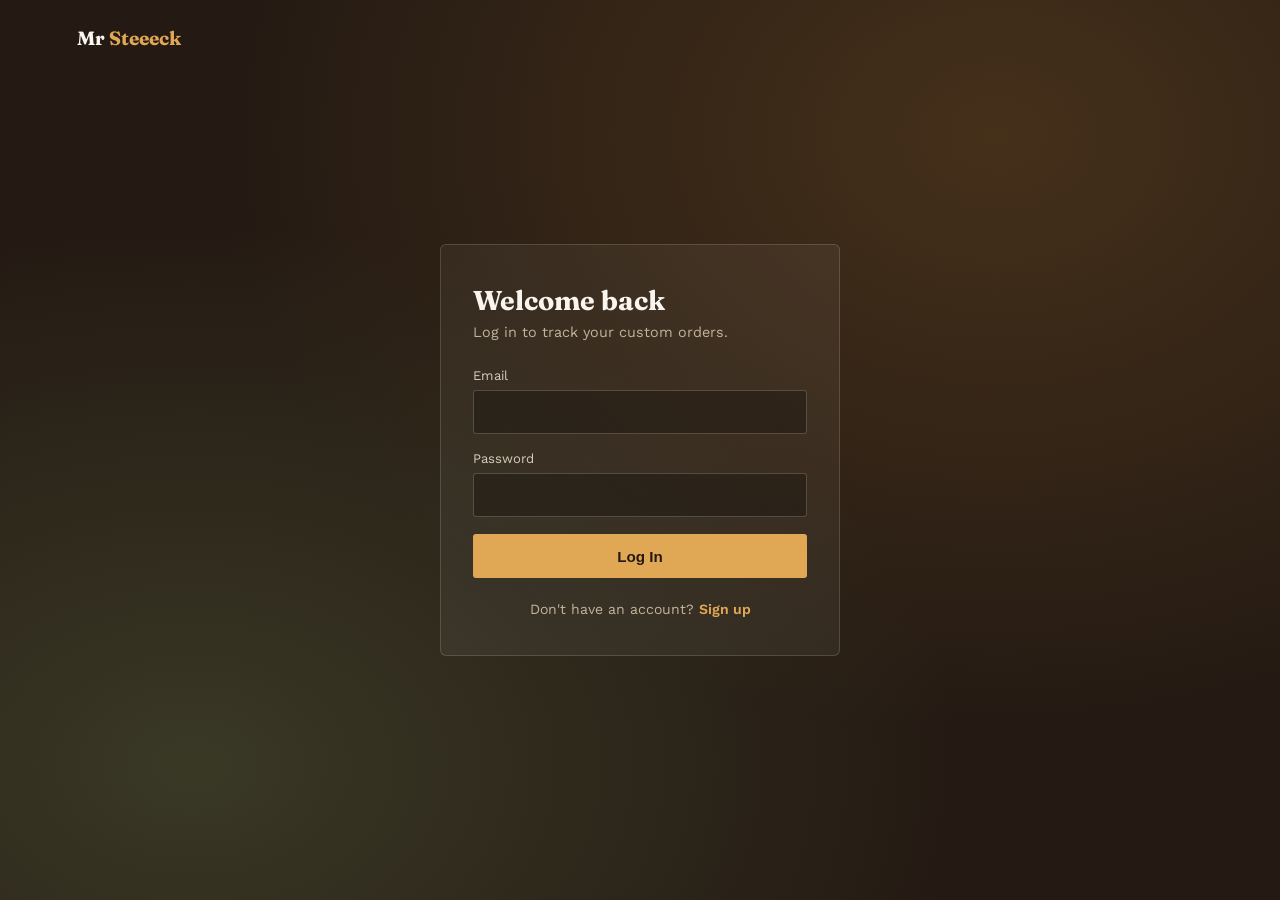
<file: public/craft.html>
<!DOCTYPE html>
<html lang="en">
<head>
<meta charset="UTF-8">
<script src="require-auth.js"></script>
<meta name="viewport" content="width=device-width, initial-scale=1.0">
<title>The Craft — Mr Steeeck</title>
<meta name="description" content="How Mr Steeeck chooses wood, shapes every piece, and keeps it lasting.">
<meta name="theme-color" content="#241a13">
<link rel="icon" type="image/svg+xml" href="favicon.svg">
<link rel="stylesheet" href="styles.css">
</head>
<body>
<nav>
  <div class="wordmark"><a href="index.html" style="color:inherit; text-decoration:none;">Mr <span>Steeeck</span></a></div>
  <button class="nav-toggle" id="navToggle" aria-label="Open menu">&#9776;</button>
  <ul class="nav-links">
    <li><a href="index.html">Home</a></li>
    <li><a href="craft.html" class="active">The Craft</a></li>
    <li><a href="gallery.html">Gallery</a></li>
    <li><a href="woods.html">Wood Guide</a></li>
    <li><a href="sizing.html">Sizing</a></li>
    <li><a href="pets.html">Pet-Friendly</a></li>
    <li><a href="faq.html">FAQ</a></li>
    <li><a href="custom.html">Order</a></li>
    <li><a href="reviews.html">Reviews</a></li>
    <li id="navAuthSlot"><a href="auth.html">Sign In</a></li>
    <li id="navAdminSlot" style="display:none;"><a href="admin.html" style="color:var(--honey-bright); font-weight:600;">Admin</a></li>
  </ul>
</nav>
<script>
  document.getElementById('navToggle')?.addEventListener('click', () => {
    document.querySelector('.nav-links').classList.toggle('open');
  });
  document.querySelectorAll('.nav-links a').forEach(a => {
    a.addEventListener('click', () => document.querySelector('.nav-links').classList.remove('open'));
  });
</script>
<div class="page-header bark-bg">
  <a href="index.html" class="back-btn">&larr; Back to Home</a>
  <h1>The Craft</h1>
  <p>How we choose the wood, shape every piece, and keep it lasting for years.</p>
</div>
<section class="process">
  <div class="process-grid">
    <div class="process-step">
      <div class="num">01</div>
      <h3>Choose the wood</h3>
      <p>Hardwood for a lifetime on the trail, pine for a piece built to be seen.</p>
    </div>
    <div class="process-step">
      <div class="num">02</div>
      <h3>Shape it by hand</h3>
      <p>Every curve, taper, and grip is carved individually — no two are identical.</p>
    </div>
    <div class="process-step">
      <div class="num">03</div>
      <h3>Finish and deliver</h3>
      <p>Sealed, sanded smooth, and sized to you — ready for the next trail.</p>
    </div>
  </div>
</section>
<section class="story" id="story">
  <div class="section-head">
    <span class="eyebrow">Know Your Wood</span>
    <h2>Two woods, two jobs.</h2>
    <p>Not every steeeck is built for the same trail — here's how we choose the wood for yours.</p>
  </div>
  <div class="wood-grid">
    <div class="wood-card hard">
      <span class="tag">Built to Last</span>
      <h3>Hardwood</h3>
      <p>Dense, heavy, and durable. This is what goes with you up the mountain — a hardwood staff will outlast years of real climbing and rough use.</p>
    </div>
    <div class="wood-card soft">
      <span class="tag">Made to Show</span>
      <h3>Softwood — Pine</h3>
      <p>Our most-used wood. Lighter and easier to carve into detail, pine steeecks are the ones you display, gift, or carry for the look as much as the walk.</p>
    </div>
  </div>
</section>
<section class="care" id="care">
  <div class="section-head">
    <span class="eyebrow">Keep It Trail-Ready</span>
    <h2>Caring for your steeeck</h2>
    <p>A little upkeep keeps the wood strong and the finish looking sharp for years.</p>
  </div>
  <div class="wood-grid">
    <div class="wood-card hard">
      <span class="tag">Every Few Months</span>
      <h3>Oil the wood</h3>
      <p>A light coat of boiled linseed or mineral oil keeps the wood from drying out and cracking, especially after heavy use outdoors.</p>
    </div>
    <div class="wood-card soft">
      <span class="tag">After Wet Trips</span>
      <h3>Dry it fully</h3>
      <p>If it gets rained on or dunked in a stream, let it air-dry fully before storing — trapped moisture is the main cause of splitting.</p>
    </div>
  </div>
</section>

<section class="canes bark-bg">
  <div class="section-head">
    <span class="eyebrow">Also Available</span>
    <h2>Canes for elderly &amp; mobility support</h2>
    <p>Not every steeeck is for the trail — we also make canes built for everyday stability and comfort.</p>
  </div>
  <div class="wood-grid">
    <div class="wood-card hard">
      <span class="tag">Custom Fit</span>
      <h3>Height-matched to you</h3>
      <p>A cane that's the wrong height can throw off balance instead of helping it. We custom-cut to your exact height for a proper, comfortable fit — not a one-size-fits-all length.</p>
    </div>
    <div class="wood-card soft">
      <span class="tag">Grip &amp; Stability</span>
      <h3>Ergonomic handles &amp; non-slip tips</h3>
      <p>Choose a rounded, crook, or offset handle for a comfortable grip, paired with a rubber non-slip tip for secure footing on any surface.</p>
    </div>
  </div>
  <p style="text-align:center; margin-top:1.2rem; font-size:0.88rem; color:#d8cdbc; max-width:60ch; margin-left:auto; margin-right:auto;">If a cane is being used for a medical condition or balance issue, we'd recommend checking with a doctor or physical therapist on the right height and style for you before ordering — we're happy to build to whatever they recommend.</p>
</section>
  <p>Handmade steeecks, staffs &amp; pokers.</p>
  <p style="margin-top:0.8rem;">
    <a href="https://www.facebook.com/profile.php?id=61594110444942" target="_blank" rel="noopener" style="color:#8f8171; font-size:0.82rem; text-decoration:underline;">Find us on Facebook</a>
    &nbsp;&middot;&nbsp;
    <a href="privacy.html" style="color:#8f8171; font-size:0.82rem; text-decoration:underline;">Privacy &amp; Terms</a>
  </p>
</footer>
<script type="module">
  import { supabase, ADMIN_EMAILS } from './supabase-client.js';

  // Log this visit (fire and forget)
  supabase.from('site_visits').insert({ page: 'craft' }).then(() => {});

  supabase.auth.getSession().then(({ data: { session } }) => {
    if (!session){
      const here = location.pathname.split('/').pop() || 'index.html';
      window.location.replace('auth.html?redirect=' + encodeURIComponent(here));
      return;
    }
    const adminSlot = document.getElementById('navAdminSlot');
    const authSlot = document.getElementById('navAuthSlot');
    if (session && ADMIN_EMAILS.includes(session.user.email)){
      if (adminSlot) adminSlot.style.display = '';
      if (authSlot){
        authSlot.innerHTML = '<a href="#" id="navLogoutLink">Log Out</a>';
        document.getElementById('navLogoutLink').addEventListener('click', async (e) => {
          e.preventDefault();
          await supabase.auth.signOut();
          window.location.reload();
        });
      }
    } else if (session){
      if (authSlot) authSlot.innerHTML = '<a href="profile.html">My Profile</a>';
    }
  });
</script>
<script>
  window.addEventListener('DOMContentLoaded', () => {
    // Scroll-reveal: fade+rise elements into view as the user scrolls
    const revealEls = document.querySelectorAll('.wood-card, .gallery-card, .process-step, .custom-box, .section-head, .faq-item, .size-table-wrap');
    revealEls.forEach(el => el.classList.add('reveal'));
    const observer = new IntersectionObserver((entries) => {
      entries.forEach(entry => {
        if (entry.isIntersecting){
          entry.target.classList.add('revealed');
          observer.unobserve(entry.target);
        }
      });
    }, { threshold: 0.15 });
    revealEls.forEach(el => observer.observe(el));

    // Gentle tilt-on-hover for cards (desktop only)
    if (window.matchMedia('(hover: hover)').matches){
      document.querySelectorAll('.wood-card, .gallery-card').forEach(card => {
        card.addEventListener('mousemove', (e) => {
          const rect = card.getBoundingClientRect();
          const x = (e.clientX - rect.left) / rect.width - 0.5;
          const y = (e.clientY - rect.top) / rect.height - 0.5;
          card.style.transform = `translateY(-4px) scale(1.02) rotateX(${(-y * 6).toFixed(2)}deg) rotateY(${(x * 6).toFixed(2)}deg)`;
        });
        card.addEventListener('mouseleave', () => { card.style.transform = ''; });
      });
    }


  });
</script>
<script type="module" src="chat-widget.js"></script>
</body>
</html>
</file>
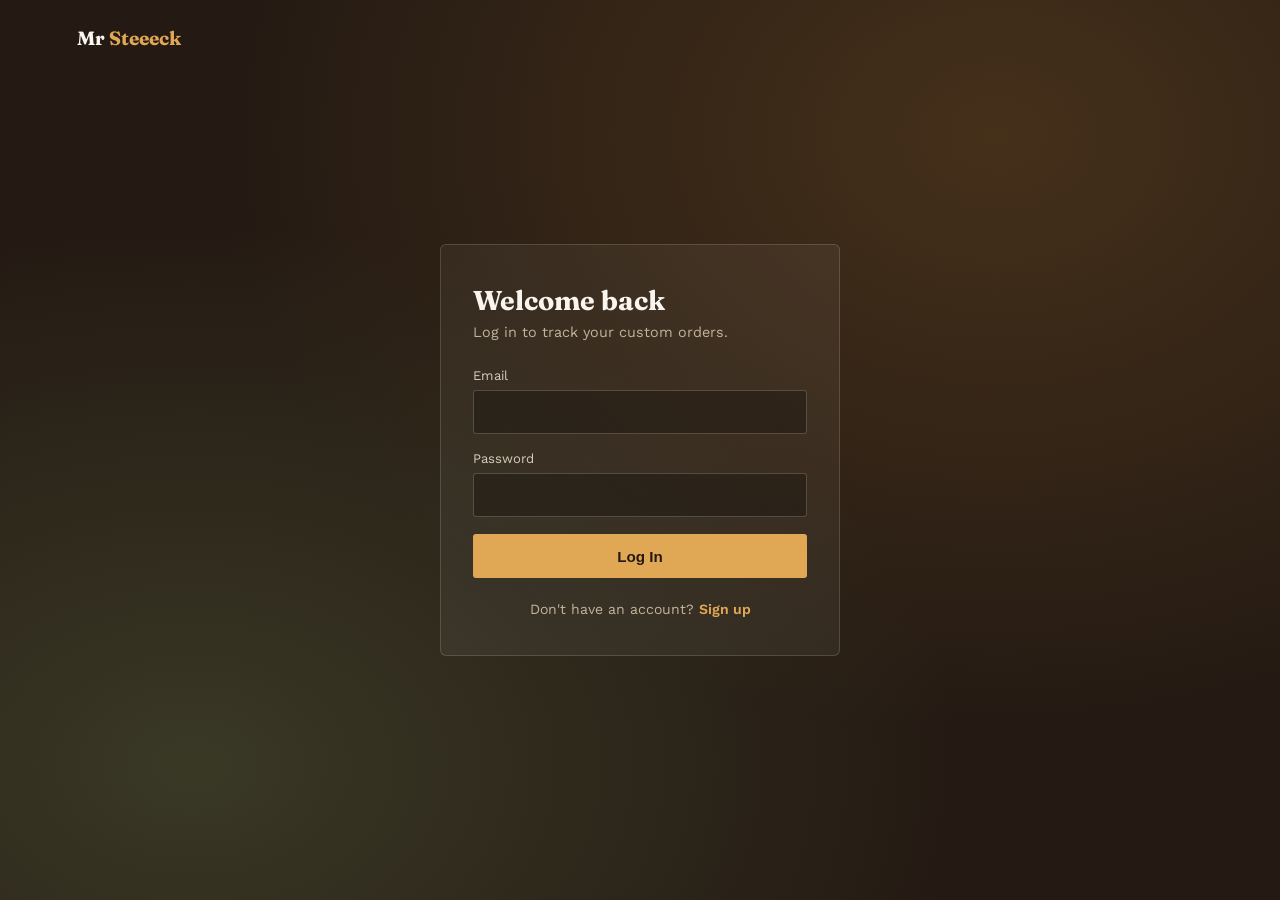
<file: public/custom.html>
<!DOCTYPE html>
<html lang="en">
<head>
<meta charset="UTF-8">
<script src="require-auth.js"></script>
<meta name="viewport" content="width=device-width, initial-scale=1.0">
<title>Order — Mr Steeeck</title>
<meta name="description" content="Order a custom handmade walking stick, staff, cane, or poker — simple or fully customized.">
<meta name="theme-color" content="#241a13">
<link rel="icon" type="image/svg+xml" href="favicon.svg">
<link rel="stylesheet" href="styles.css">
</head>
<body>
<nav>
  <div class="wordmark"><a href="index.html" style="color:inherit; text-decoration:none;">Mr <span>Steeeck</span></a></div>
  <button class="nav-toggle" id="navToggle" aria-label="Open menu">&#9776;</button>
  <ul class="nav-links">
    <li><a href="index.html">Home</a></li>
    <li><a href="craft.html">The Craft</a></li>
    <li><a href="gallery.html">Gallery</a></li>
    <li><a href="woods.html">Wood Guide</a></li>
    <li><a href="sizing.html">Sizing</a></li>
    <li><a href="pets.html">Pet-Friendly</a></li>
    <li><a href="faq.html">FAQ</a></li>
    <li><a href="custom.html" class="active">Order</a></li>
    <li><a href="reviews.html">Reviews</a></li>
    <li id="navAuthSlot"><a href="auth.html">Sign In</a></li>
    <li id="navAdminSlot" style="display:none;"><a href="admin.html" style="color:var(--honey-bright); font-weight:600;">Admin</a></li>
  </ul>
</nav>
<script>
  document.getElementById('navToggle')?.addEventListener('click', () => {
    document.querySelector('.nav-links').classList.toggle('open');
  });
  document.querySelectorAll('.nav-links a').forEach(a => {
    a.addEventListener('click', () => document.querySelector('.nav-links').classList.remove('open'));
  });
</script>
<div class="page-header bark-bg">
  <a href="index.html" class="back-btn">&larr; Back to Home</a>
  <h1>Order Your Steeeck</h1>
  <p>Fill out the form below, or email us directly — either way, we'll follow up before anything ships.</p>
</div>
<section class="custom" id="custom">
  <div class="custom-box">
    <div class="veteran-banner">
      ⭐ <strong>20% off for Active Duty &amp; Veterans</strong> — thank you for your service. Check the box below when you order, and include a photo of your active or veteran ID in your confirmation email as proof.
    </div>

    <p style="text-align:center; margin-bottom:1.4rem; font-size:0.9rem; color:#c2b39b;">
      Not sure what you want yet? <a href="builder.html" style="color:var(--honey-bright); text-decoration:underline;">Try the 3D Stick Builder</a> — totally optional, just here if it helps.
    </p>

    <div class="order-type-toggle">
      <label class="order-type-option">
        <input type="radio" name="orderType" id="orderTypeNew" value="new_piece" checked>
        <span>New Piece <small>— we source the wood</small></span>
      </label>
      <label class="order-type-option">
        <input type="radio" name="orderType" id="orderTypeByo" value="send_stick">
        <span>Send Us Your Stick <small>— you mail it, we finish it</small></span>
      </label>
    </div>

    <div id="byoInfoBox" class="byo-info-box" hidden>
      <p><strong>How it works:</strong> Fill out the form below (skip the wood preference — it's already picked!), then mail your stick to us. We'll confirm final pricing by email once we've seen photos or have it in hand — nothing gets charged until you approve it.</p>
      <p><strong>Mailing address:</strong> we'll send you the shipping address by email once your order is confirmed.</p>
      <p style="font-size:0.85rem; color:#8a7960;">Please package it well — we're not responsible for damage that happens in shipping before it reaches us.</p>
    </div>

    <form id="orderForm" class="order-form">
      <div class="form-row">
        <div class="form-field">
          <label for="orderName">Name</label>
          <input type="text" id="orderName" required>
        </div>
        <div class="form-field">
          <label for="orderEmail">Email</label>
          <input type="email" id="orderEmail" required>
        </div>
      </div>
      <div class="form-row">
        <div class="form-field">
          <label for="orderSize">Size</label>
          <select id="orderSize" required>
            <option value="" disabled selected>Choose one</option>
            <option>Adult</option>
            <option>Kid</option>
            <option>Cane</option>
            <option>Pet</option>
            <option>Baby (display)</option>
            <option>Fire poker</option>
            <option>Not sure — help me pick</option>
          </select>
        </div>
        <div class="form-field" id="woodPrefField">
          <label for="orderWood">Wood preference</label>
          <select id="orderWood" required>
            <option value="" disabled selected>Choose one</option>
            <option>Hardwood (built to last)</option>
            <option>Softwood (built to show)</option>
            <option>No preference</option>
          </select>
        </div>
      </div>

      <div class="form-field" id="byoFieldsWrap" hidden>
        <label for="byoPhoto">Photo of your stick (optional, but helps us quote faster)</label>
        <input type="file" id="byoPhoto" accept="image/*">
        <label for="byoNotes" style="margin-top:0.8rem;">What would you like done with it?</label>
        <textarea id="byoNotes" rows="3" placeholder="e.g. trim to 55in, add a rubber tip, sand and finish, add a leather wrist strap..."></textarea>
      </div>
      <div class="form-field">
        <label for="orderNotes">What's it for? Any other details</label>
        <textarea id="orderNotes" rows="3" placeholder="e.g. hiking staff for my dad, exact length if you know it"></textarea>
      </div>

      <button type="button" id="detailsToggle" class="details-toggle">+ Want to customize every detail? (bark, bend, wood burning, and more)</button>

      <div id="detailsPanel" class="details-panel">
        <div class="form-row">
          <div class="form-field">
            <label for="dRecipient">Who is it for?</label>
            <input type="text" id="dRecipient" placeholder="Myself, my dad, my dog Rex...">
          </div>
          <div class="form-field">
            <label for="dHeight">Their height (or pet size)</label>
            <input type="text" id="dHeight" placeholder="e.g. 5'10&quot;, or 'medium dog'">
          </div>
        </div>
        <div class="form-field">
          <label for="dPurpose">What's it for?</label>
          <select id="dPurpose">
            <option value="">Not specified</option>
            <option>Hiking / trail use</option>
            <option>Everyday walking cane / mobility</option>
            <option>Display piece</option>
            <option>Pet chew or display</option>
            <option>Gift</option>
            <option>Other (explain in notes)</option>
          </select>
          <p id="petChewHint" hidden style="margin-top:0.5rem; font-size:0.83rem; color:#8a7960;">Heads up — pet-chewable pieces take extra care to make safely, so these usually take a bit longer than our standard turnaround. <a href="pets.html" style="color:var(--honey-bright);">Why?</a></p>
        </div>
        <div class="form-row">
          <div class="form-field">
            <label for="dBark">Bark left on?</label>
            <select id="dBark">
              <option value="">Not specified</option>
              <option>Fully debarked (smooth)</option>
              <option>Bark left on the handle only</option>
              <option>Bark left on the bottom/end only</option>
              <option>Bark left on in patches (natural look)</option>
              <option>Bark fully left on</option>
            </select>
          </div>
          <div class="form-field">
            <label for="dBend">Natural bend or curve?</label>
            <select id="dBend">
              <option value="">Not specified</option>
              <option>Straight</option>
              <option>Slight natural bend</option>
              <option>Noticeable curve (like a shepherd's crook)</option>
              <option>Surprise me — use the wood's natural shape</option>
            </select>
          </div>
        </div>
        <div class="form-row">
          <div class="form-field">
            <label for="dKnots">Knots &amp; small limbs</label>
            <select id="dKnots">
              <option value="">Not specified</option>
              <option>Remove all — smooth shaft</option>
              <option>Leave a few small knots for character</option>
              <option>Leave small limb stubs on (rustic look)</option>
            </select>
          </div>
          <div class="form-field">
            <label for="dFinish">Finish / stain</label>
            <select id="dFinish">
              <option value="">Not specified</option>
              <option>Natural oil (shows raw wood tone)</option>
              <option>Light stain</option>
              <option>Dark stain</option>
              <option>Not sure — recommend one</option>
            </select>
          </div>
        </div>
        <div class="form-field">
          <label for="dBurning">Wood burning / engraving</label>
          <textarea id="dBurning" rows="2" placeholder="Custom text, initials, a design, or leave blank"></textarea>
        </div>
        <div class="form-field">
          <label for="dGrip">Grip wrap</label>
          <select id="dGrip">
            <option value="">Not specified</option>
            <option>None — bare wood handle</option>
            <option>Leather wrap</option>
            <option>Paracord wrap</option>
          </select>
        </div>
        <label class="pay-confirm" style="justify-content:flex-start; margin-bottom:0.4rem;">
          <input type="checkbox" id="dMetalTip">
          <span>Add a metal tip/cap on the bottom</span>
        </label>
      </div>

      <label class="pay-confirm" style="justify-content:flex-start; margin-top:0.2rem; margin-bottom:1.2rem;">
        <input type="checkbox" id="orderVeteran">
        <span>I'm active duty military or a veteran (20% discount — I'll email a photo of my ID as proof)</span>
      </label>

      <label class="pay-confirm" style="justify-content:flex-start; margin-bottom:1.2rem;">
        <input type="checkbox" id="orderLiability" required>
        <span>I've read and accept the <a href="privacy.html" target="_blank" style="color:var(--honey-bright);">assumption of risk &amp; liability terms</a> — handmade wood products carry inherent risk, and Mr Steeeck cannot guarantee against injury, death, or damage from use.</span>
      </label>

      <!-- Honeypot -->
      <div style="position:absolute; left:-9999px; opacity:0;" aria-hidden="true">
        <input type="text" id="orderWebsite" tabindex="-1" autocomplete="off">
      </div>

      <button type="submit" id="orderSubmitBtn" class="btn-primary" style="width:100%; border:none; margin-top:0.4rem;">Send Order Request</button>
      <div class="msg" id="orderMsg"></div>
    </form>

    <p style="text-align:center; margin:1.4rem 0; color:#c2b39b; font-size:0.85rem;">— or —</p>
    <p style="text-align:center;">
      <a class="email" href="mailto:mainesteeecksupport@gmail.com">mainesteeecksupport@gmail.com</a>
    </p>

    <div class="pay-warning">
      ⚠️ Confirm your order first (form or email). Orders can stack up, and payments sent before your order is confirmed are <strong>not eligible for a refund</strong>.
    </div>
    <p style="text-align:center; font-size:0.82rem; color:#c2b39b; margin-top:0.8rem;">Prices are based on the size/length of the piece, time invested in the work, wood availability, and shipping — plus extra for add-ons like a paracord or leather wrap. Final pricing is always confirmed by email before you pay.</p>

    <label class="pay-confirm">
      <input type="checkbox" id="emailedConfirm">
      <span>I've already confirmed my order details</span>
    </label>

    <div class="pay-row locked" id="payRow">
      <a class="pay-btn cashapp" href="https://cash.app/$HerDannyBoi" target="_blank" rel="noopener" id="cashAppBtn">Pay with Cash App</a>
      <a class="pay-btn venmo" href="https://venmo.com/HerDannyBoi" target="_blank" rel="noopener" id="venmoBtn">Pay with Venmo</a>
    </div>

    <p class="custom-note">Sign up or log in to track your order — <a href="auth.html" style="color:var(--honey-bright);">create an account here</a>.</p>
  </div>
</section>
<footer class="bark-bg">
  <div class="wordmark">Mr Steeeck</div>
  <p>Handmade steeecks, staffs &amp; pokers.</p>
  <p style="margin-top:0.8rem;">
    <a href="https://www.facebook.com/profile.php?id=61594110444942" target="_blank" rel="noopener" style="color:#8f8171; font-size:0.82rem; text-decoration:underline;">Find us on Facebook</a>
    &nbsp;&middot;&nbsp;
    <a href="privacy.html" style="color:#8f8171; font-size:0.82rem; text-decoration:underline;">Privacy &amp; Terms</a>
  </p>
</footer>
<script type="module">
  import { supabase, ADMIN_EMAILS } from './supabase-client.js';

  // Log this visit (fire and forget)
  supabase.from('site_visits').insert({ page: 'order' }).then(() => {});

  // If arriving from the Stick Builder, pre-fill the notes with their design
  const builderNotes = new URLSearchParams(window.location.search).get('builderNotes');
  if (builderNotes){
    const notesField = document.getElementById('orderNotes');
    if (notesField) notesField.value = 'From Stick Builder — ' + builderNotes;
  }

  supabase.auth.getSession().then(({ data: { session } }) => {
    if (!session){
      const here = location.pathname.split('/').pop() || 'index.html';
      window.location.replace('auth.html?redirect=' + encodeURIComponent(here));
      return;
    }
    const adminSlot = document.getElementById('navAdminSlot');
    const authSlot = document.getElementById('navAuthSlot');
    if (session && ADMIN_EMAILS.includes(session.user.email)){
      if (adminSlot) adminSlot.style.display = '';
      if (authSlot){
        authSlot.innerHTML = '<a href="#" id="navLogoutLink">Log Out</a>';
        document.getElementById('navLogoutLink').addEventListener('click', async (e) => {
          e.preventDefault();
          await supabase.auth.signOut();
          window.location.reload();
        });
      }
    } else if (session){
      if (authSlot) authSlot.innerHTML = '<a href="profile.html">My Profile</a>';
    }
  });
</script>
<script type="module">
  import { supabase } from './supabase-client.js';

  window.addEventListener('DOMContentLoaded', () => {
    const emailedConfirm = document.getElementById('emailedConfirm');
    const payRow = document.getElementById('payRow');
    if (emailedConfirm && payRow){
      emailedConfirm.addEventListener('change', () => {
        payRow.classList.toggle('locked', !emailedConfirm.checked);
      });
    }

    const dPurpose = document.getElementById('dPurpose');
    const petChewHint = document.getElementById('petChewHint');
    if (dPurpose && petChewHint){
      dPurpose.addEventListener('change', () => {
        petChewHint.hidden = dPurpose.value !== 'Pet chew or display';
      });
    }

    const detailsToggle = document.getElementById('detailsToggle');
    const detailsPanel = document.getElementById('detailsPanel');
    if (detailsToggle && detailsPanel){
      detailsToggle.addEventListener('click', () => {
        const isOpen = detailsPanel.classList.toggle('open');
        detailsToggle.textContent = isOpen
          ? '− Hide customization details'
          : '+ Want to customize every detail? (bark, bend, wood burning, and more)';
      });
    }

    // Order type toggle: New Piece vs Send Us Your Stick
    const orderTypeRadios = document.querySelectorAll('input[name="orderType"]');
    const byoInfoBox = document.getElementById('byoInfoBox');
    const byoFieldsWrap = document.getElementById('byoFieldsWrap');
    const woodPrefField = document.getElementById('woodPrefField');
    const orderWood = document.getElementById('orderWood');
    function applyOrderType(){
      const isByo = document.getElementById('orderTypeByo').checked;
      byoInfoBox.hidden = !isByo;
      byoFieldsWrap.hidden = !isByo;
      woodPrefField.hidden = isByo;
      orderWood.required = !isByo;
    }
    orderTypeRadios.forEach(r => r.addEventListener('change', applyOrderType));
    applyOrderType();

    // Scroll-reveal: fade+rise elements into view as the user scrolls
    const revealEls = document.querySelectorAll('.wood-card, .gallery-card, .process-step, .custom-box, .section-head, .faq-item, .size-table-wrap');
    revealEls.forEach(el => el.classList.add('reveal'));
    const observer = new IntersectionObserver((entries) => {
      entries.forEach(entry => {
        if (entry.isIntersecting){
          entry.target.classList.add('revealed');
          observer.unobserve(entry.target);
        }
      });
    }, { threshold: 0.15 });
    revealEls.forEach(el => observer.observe(el));

    // Gentle tilt-on-hover for cards (desktop only)
    if (window.matchMedia('(hover: hover)').matches){
      document.querySelectorAll('.wood-card, .gallery-card').forEach(card => {
        card.addEventListener('mousemove', (e) => {
          const rect = card.getBoundingClientRect();
          const x = (e.clientX - rect.left) / rect.width - 0.5;
          const y = (e.clientY - rect.top) / rect.height - 0.5;
          card.style.transform = `translateY(-4px) scale(1.02) rotateX(${(-y * 6).toFixed(2)}deg) rotateY(${(x * 6).toFixed(2)}deg)`;
        });
        card.addEventListener('mouseleave', () => { card.style.transform = ''; });
      });
    }

  // Custom order form
  const orderForm = document.getElementById('orderForm');
  const orderMsg = document.getElementById('orderMsg');
  const orderSubmitBtn = document.getElementById('orderSubmitBtn');
  const orderFormLoadTime = Date.now();

  function showOrderMsg(text, type){
    orderMsg.textContent = text;
    orderMsg.className = 'show ' + type;
  }

  if (orderForm){
    orderForm.addEventListener('submit', async (e) => {
      e.preventDefault();

      // Bot checks: honeypot + minimum time on page
      const honeypot = document.getElementById('orderWebsite').value;
      if (honeypot){
        showOrderMsg('Something went wrong. Please try again.', 'error');
        return;
      }
      if (Date.now() - orderFormLoadTime < 2000){
        showOrderMsg('Please take a moment to fill out the form.', 'error');
        return;
      }

      orderSubmitBtn.disabled = true;
      orderSubmitBtn.textContent = 'Sending…';

      const isByo = document.getElementById('orderTypeByo').checked;
      let byoPhotoPath = null;
      const byoFile = document.getElementById('byoPhoto').files[0];
      if (isByo && byoFile){
        const ext = byoFile.name.split('.').pop();
        const path = `${Date.now()}-${Math.random().toString(36).slice(2, 8)}.${ext}`;
        const { error: uploadError } = await supabase.storage.from('byo-photos').upload(path, byoFile, { cacheControl: '3600', upsert: false });
        if (!uploadError) byoPhotoPath = path;
      }

      let notes = document.getElementById('orderNotes').value.trim();
      if (isByo){
        const byoNotes = document.getElementById('byoNotes').value.trim();
        notes = `[SEND US YOUR STICK ORDER]${byoNotes ? ' — ' + byoNotes : ''}${notes ? ' | ' + notes : ''}`;
      }

      const payload = {
        name: document.getElementById('orderName').value.trim(),
        email: document.getElementById('orderEmail').value.trim(),
        size: document.getElementById('orderSize').value,
        wood: isByo ? 'Customer-provided' : document.getElementById('orderWood').value,
        notes: notes,
        veteran_discount: document.getElementById('orderVeteran').checked,
        recipient: document.getElementById('dRecipient').value.trim() || null,
        height: document.getElementById('dHeight').value.trim() || null,
        purpose: document.getElementById('dPurpose').value || null,
        bark_preference: document.getElementById('dBark').value || null,
        bend_request: document.getElementById('dBend').value || null,
        knots_limbs: document.getElementById('dKnots').value || null,
        wood_burning: document.getElementById('dBurning').value.trim() || null,
        finish_choice: document.getElementById('dFinish').value || null,
        grip_wrap: document.getElementById('dGrip').value || null,
        metal_tip: document.getElementById('dMetalTip').checked,
        liability_accepted: document.getElementById('orderLiability').checked,
        order_type: isByo ? 'send_stick' : 'new_piece',
        byo_photo_path: byoPhotoPath
      };

      const { error } = await supabase.from('custom_orders').insert(payload);

      if (error){
        showOrderMsg('Something went wrong sending your request — please try emailing instead.', 'error');
        orderSubmitBtn.disabled = false;
        orderSubmitBtn.textContent = 'Send Order Request';
        return;
      }

      showOrderMsg('Order request sent! We\'ll follow up by email soon.', 'success');
      orderForm.reset();
      orderSubmitBtn.textContent = 'Sent ✓';

      // Confirmed order on file — unlock payment buttons automatically
      const emailedConfirm = document.getElementById('emailedConfirm');
      const payRow = document.getElementById('payRow');
      if (emailedConfirm && payRow){
        emailedConfirm.checked = true;
        payRow.classList.remove('locked');
      }
    });
  }

  });
</script>
<script type="module" src="chat-widget.js"></script>
</body>
</html>
</file>
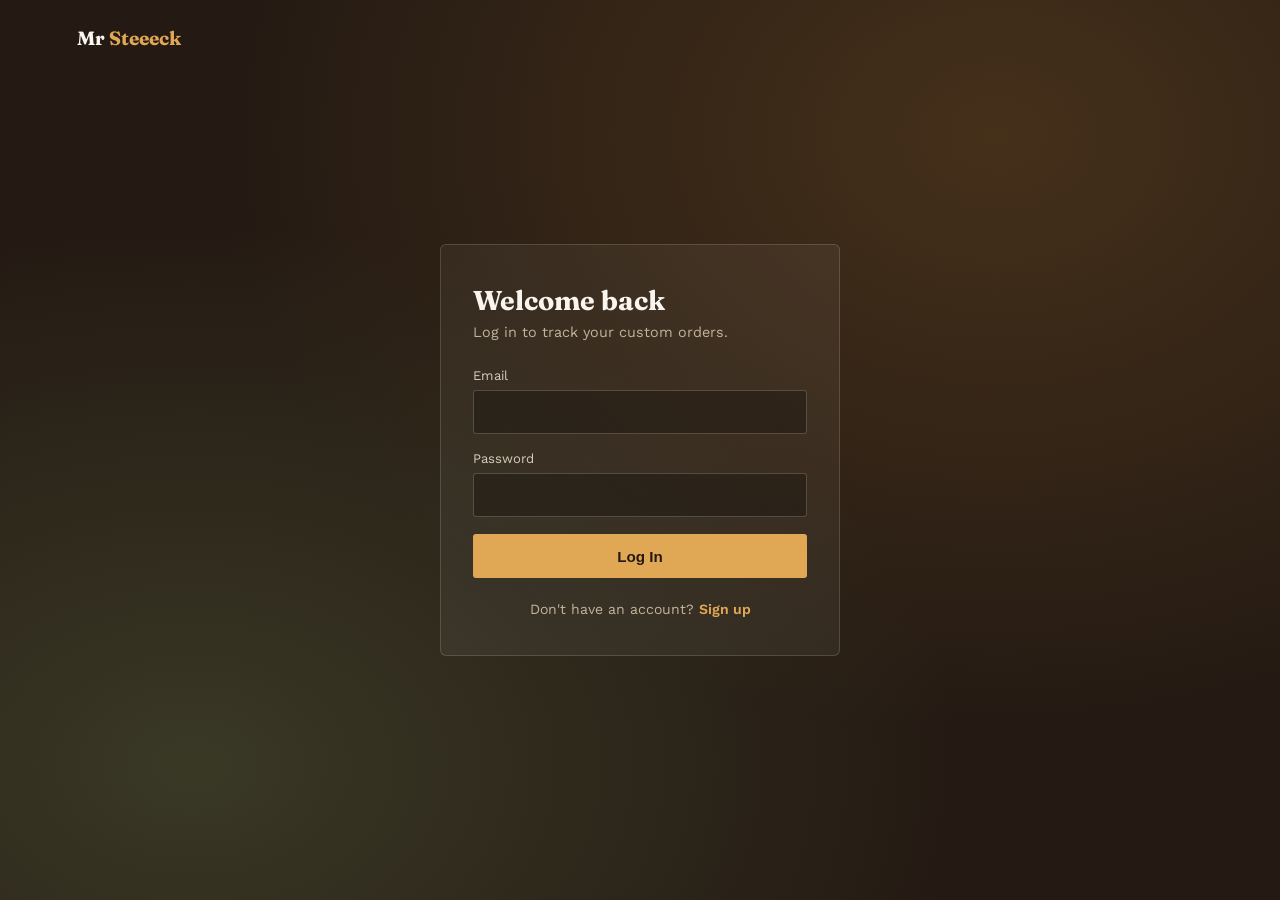
<file: public/customize.html>
<!DOCTYPE html>
<html lang="en">
<head>
<meta charset="UTF-8">
<meta http-equiv="refresh" content="0; url=custom.html">
<link rel="canonical" href="custom.html">
<title>Redirecting… — Mr Steeeck</title>
</head>
<body>
<p>Custom ordering and customizing are now on one page. Redirecting… if you're not sent automatically, <a href="custom.html">click here</a>.</p>
<script>window.location.replace('custom.html');</script>
</body>
</html>
</file>
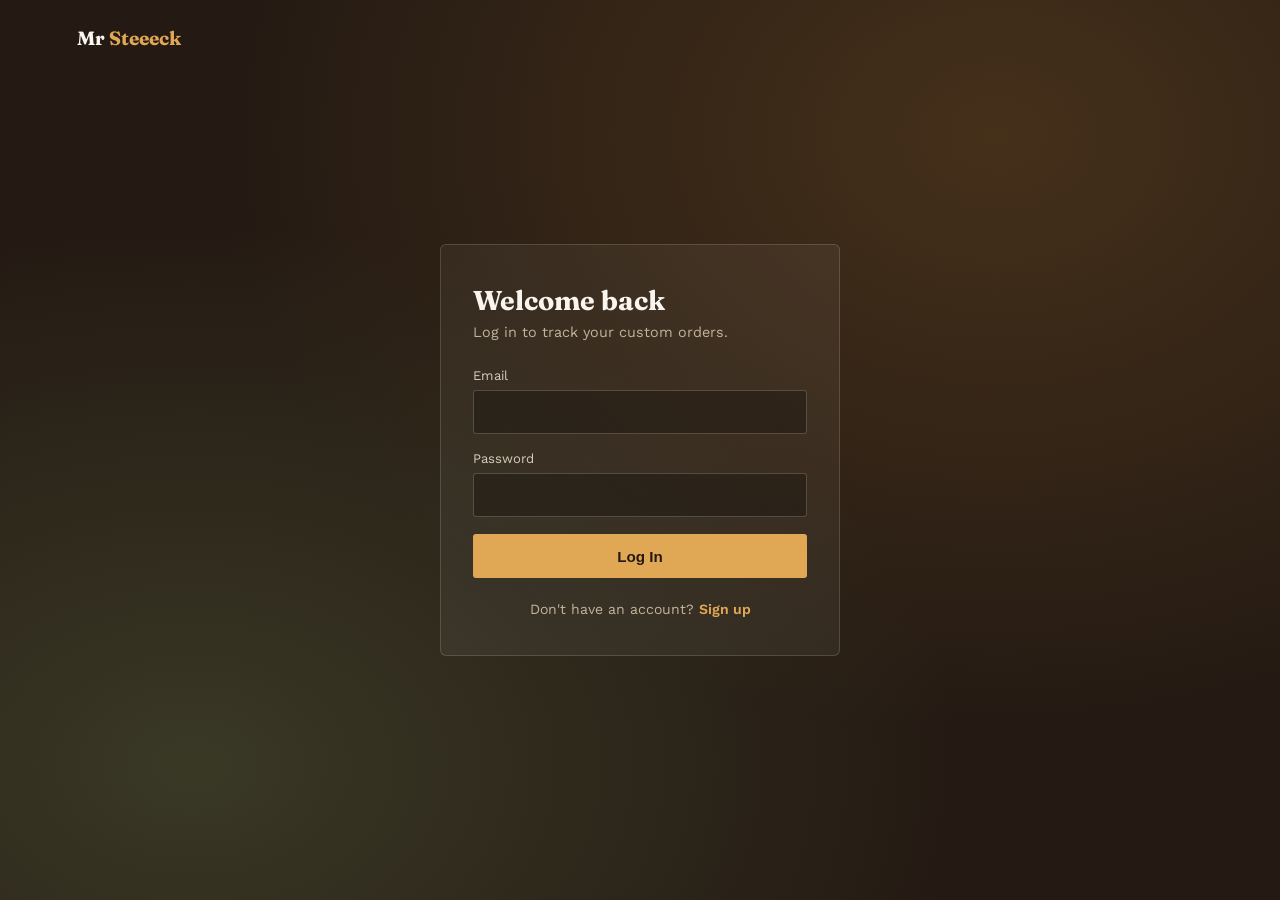
<file: public/faq.html>
<!DOCTYPE html>
<html lang="en">
<head>
<meta charset="UTF-8">
<script src="require-auth.js"></script>
<meta name="viewport" content="width=device-width, initial-scale=1.0">
<title>FAQ — Mr Steeeck</title>
<meta name="description" content="Answers about turnaround time, shipping, refunds, and wood choice.">
<meta name="theme-color" content="#241a13">
<link rel="icon" type="image/svg+xml" href="favicon.svg">
<link rel="stylesheet" href="styles.css">
</head>
<body>
<nav>
  <div class="wordmark"><a href="index.html" style="color:inherit; text-decoration:none;">Mr <span>Steeeck</span></a></div>
  <button class="nav-toggle" id="navToggle" aria-label="Open menu">&#9776;</button>
  <ul class="nav-links">
    <li><a href="index.html">Home</a></li>
    <li><a href="craft.html">The Craft</a></li>
    <li><a href="gallery.html">Gallery</a></li>
    <li><a href="woods.html">Wood Guide</a></li>
    <li><a href="sizing.html">Sizing</a></li>
    <li><a href="pets.html">Pet-Friendly</a></li>
    <li><a href="faq.html" class="active">FAQ</a></li>
    <li><a href="custom.html">Order</a></li>
    <li><a href="reviews.html">Reviews</a></li>
    <li id="navAuthSlot"><a href="auth.html">Sign In</a></li>
    <li id="navAdminSlot" style="display:none;"><a href="admin.html" style="color:var(--honey-bright); font-weight:600;">Admin</a></li>
  </ul>
</nav>
<script>
  document.getElementById('navToggle')?.addEventListener('click', () => {
    document.querySelector('.nav-links').classList.toggle('open');
  });
  document.querySelectorAll('.nav-links a').forEach(a => {
    a.addEventListener('click', () => document.querySelector('.nav-links').classList.remove('open'));
  });
</script>
<div class="page-header bark-bg">
  <a href="index.html" class="back-btn">&larr; Back to Home</a>
  <h1>Frequently Asked Questions</h1>
</div>
<section class="faq" id="faq">
  <div class="section-head">
    <span class="eyebrow">Good to Know</span>
    <h2>Frequently asked questions</h2>
  </div>
  <div class="faq-list">
    <details class="faq-item">
      <summary>How long does a custom order take?</summary>
      <p>Most custom pieces are finished within 1–3 weeks depending on how many orders are ahead of yours. You'll hear back by email once yours is underway. Pet-chewable pieces can take a bit longer than that — see below.</p>
    </details>
    <details class="faq-item">
      <summary>Why do pet-chewable pieces take longer?</summary>
      <p>Chewable pieces have to be made from specific safe woods, fully untreated and food-grade finished, with extra care taken at every step — an improperly made chew piece is a real risk to a pet's health. We'd rather take the extra time to get it right than rush it, so build these a bit slower than our standard walking steeecks.</p>
    </details>
    <details class="faq-item">
      <summary>How is pricing determined?</summary>
      <p>Every piece is priced individually based on the size/length of the wood, the time invested in shaping and finishing it, current wood availability, and shipping. Add-on accessories like a paracord wrap, leather wrap, or other extras cost a bit more on top of the base price. We'll always confirm the exact total by email before you pay.</p>
    </details>
    <details class="faq-item">
      <summary>How much is shipping?</summary>
      <p>Shipping cost depends on the length of the piece and your location — long items like staffs cost more to ship than a poker or pet-size steeeck. We'll confirm the exact cost before you pay.</p>
    </details>
    <details class="faq-item">
      <summary>What's the refund policy?</summary>
      <p>Because every piece is made to order, payments are only accepted after your order details are confirmed by email. Payments sent before that confirmation are not eligible for a refund.</p>
    </details>
    <details class="faq-item">
      <summary>Can I pick the exact wood?</summary>
      <p>Yes — let us know hardwood or pine preference in your order, and we'll pick a piece that matches the look and strength you're after.</p>
    </details>
    <details class="faq-item">
      <summary>Can I customize every detail?</summary>
      <p>Yes — the order form has a quick basic version (size, wood, notes), plus an optional "customize every detail" section you can expand for bark placement, natural bends, wood burning, grip wraps, and more. Use as much or as little of it as you want.</p>
    </details>
    <details class="faq-item">
      <summary>How will I know when my order ships?</summary>
      <p>We'll email you tracking information as soon as it ships, so you always know exactly where it is.</p>
    </details>
    <details class="faq-item">
      <summary>What if my piece arrives damaged?</summary>
      <p>Contact us right away with a photo of the damage and we'll make it right — that's on us, not you.</p>
    </details>
    <details class="faq-item">
      <summary>Do you ship outside the US?</summary>
      <p>Reach out with your location before ordering and we'll confirm whether we can ship there and what it would cost.</p>
    </details>
  </div>
</section>
<footer class="bark-bg">
  <div class="wordmark">Mr Steeeck</div>
  <p>Handmade steeecks, staffs &amp; pokers.</p>
  <p style="margin-top:0.8rem;">
    <a href="https://www.facebook.com/profile.php?id=61594110444942" target="_blank" rel="noopener" style="color:#8f8171; font-size:0.82rem; text-decoration:underline;">Find us on Facebook</a>
    &nbsp;&middot;&nbsp;
    <a href="privacy.html" style="color:#8f8171; font-size:0.82rem; text-decoration:underline;">Privacy &amp; Terms</a>
  </p>
</footer>
<script type="module">
  import { supabase, ADMIN_EMAILS } from './supabase-client.js';

  // Log this visit (fire and forget)
  supabase.from('site_visits').insert({ page: 'faq' }).then(() => {});

  supabase.auth.getSession().then(({ data: { session } }) => {
    if (!session){
      const here = location.pathname.split('/').pop() || 'index.html';
      window.location.replace('auth.html?redirect=' + encodeURIComponent(here));
      return;
    }
    const adminSlot = document.getElementById('navAdminSlot');
    const authSlot = document.getElementById('navAuthSlot');
    if (session && ADMIN_EMAILS.includes(session.user.email)){
      if (adminSlot) adminSlot.style.display = '';
      if (authSlot){
        authSlot.innerHTML = '<a href="#" id="navLogoutLink">Log Out</a>';
        document.getElementById('navLogoutLink').addEventListener('click', async (e) => {
          e.preventDefault();
          await supabase.auth.signOut();
          window.location.reload();
        });
      }
    } else if (session){
      if (authSlot) authSlot.innerHTML = '<a href="profile.html">My Profile</a>';
    }
  });
</script>
<script>
  window.addEventListener('DOMContentLoaded', () => {
    // Scroll-reveal: fade+rise elements into view as the user scrolls
    const revealEls = document.querySelectorAll('.wood-card, .gallery-card, .process-step, .custom-box, .section-head, .faq-item, .size-table-wrap');
    revealEls.forEach(el => el.classList.add('reveal'));
    const observer = new IntersectionObserver((entries) => {
      entries.forEach(entry => {
        if (entry.isIntersecting){
          entry.target.classList.add('revealed');
          observer.unobserve(entry.target);
        }
      });
    }, { threshold: 0.15 });
    revealEls.forEach(el => observer.observe(el));

    // Gentle tilt-on-hover for cards (desktop only)
    if (window.matchMedia('(hover: hover)').matches){
      document.querySelectorAll('.wood-card, .gallery-card').forEach(card => {
        card.addEventListener('mousemove', (e) => {
          const rect = card.getBoundingClientRect();
          const x = (e.clientX - rect.left) / rect.width - 0.5;
          const y = (e.clientY - rect.top) / rect.height - 0.5;
          card.style.transform = `translateY(-4px) scale(1.02) rotateX(${(-y * 6).toFixed(2)}deg) rotateY(${(x * 6).toFixed(2)}deg)`;
        });
        card.addEventListener('mouseleave', () => { card.style.transform = ''; });
      });
    }


  });
</script>
<script type="module" src="chat-widget.js"></script>
</body>
</html>
</file>
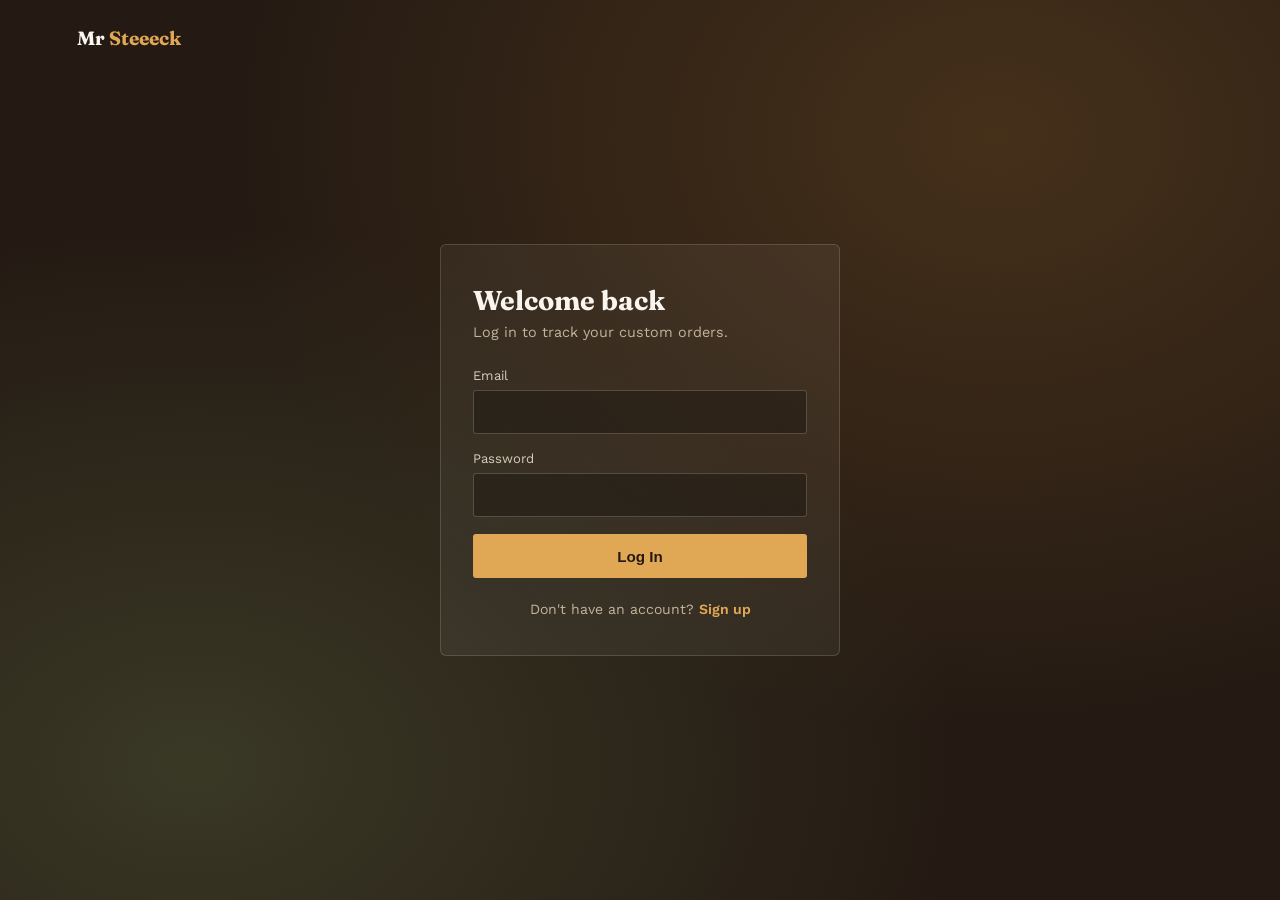
<file: public/gallery.html>
<!DOCTYPE html>
<html lang="en">
<head>
<meta charset="UTF-8">
<script src="require-auth.js"></script>
<meta name="viewport" content="width=device-width, initial-scale=1.0">
<title>Gallery — Mr Steeeck</title>
<meta name="description" content="Photo gallery of handmade sticks, staffs, and pokers.">
<meta name="theme-color" content="#241a13">
<link rel="icon" type="image/svg+xml" href="favicon.svg">
<link rel="stylesheet" href="styles.css">
</head>
<body>
<nav>
  <div class="wordmark"><a href="index.html" style="color:inherit; text-decoration:none;">Mr <span>Steeeck</span></a></div>
  <button class="nav-toggle" id="navToggle" aria-label="Open menu">&#9776;</button>
  <ul class="nav-links">
    <li><a href="index.html">Home</a></li>
    <li><a href="craft.html">The Craft</a></li>
    <li><a href="gallery.html" class="active">Gallery</a></li>
    <li><a href="woods.html">Wood Guide</a></li>
    <li><a href="sizing.html">Sizing</a></li>
    <li><a href="pets.html">Pet-Friendly</a></li>
    <li><a href="faq.html">FAQ</a></li>
    <li><a href="custom.html">Order</a></li>
    <li><a href="reviews.html">Reviews</a></li>
    <li id="navAuthSlot"><a href="auth.html">Sign In</a></li>
    <li id="navAdminSlot" style="display:none;"><a href="admin.html" style="color:var(--honey-bright); font-weight:600;">Admin</a></li>
  </ul>
</nav>
<script>
  document.getElementById('navToggle')?.addEventListener('click', () => {
    document.querySelector('.nav-links').classList.toggle('open');
  });
  document.querySelectorAll('.nav-links a').forEach(a => {
    a.addEventListener('click', () => document.querySelector('.nav-links').classList.remove('open'));
  });
</script>
<div class="page-header bark-bg">
  <a href="index.html" class="back-btn">&larr; Back to Home</a>
  <h1>Gallery</h1>
  <p>Real, handmade pieces — tap any photo for details.</p>
</div>
<section class="gallery" id="gallery">
  <div class="section-head">
    <span class="eyebrow">The Work</span>
    <h2>Gallery</h2>
    <p>Real finished pieces, each one-of-a-kind — for adults, kids, pets, and babies alike. Tap a photo to see more. Some shown here are examples of past work rather than current stock; ask about availability.</p>
  </div>

  <div class="gallery-filters" role="tablist" aria-label="Filter gallery">
    <button class="filter-btn active" data-filter="all">All</button>
    <button class="filter-btn" data-filter="walking-stick">Walking Sticks</button>
    <button class="filter-btn" data-filter="staff">Staffs</button>
    <button class="filter-btn" data-filter="poker">Pokers</button>
    <button class="filter-btn" data-filter="kids-baby">Kids &amp; Baby</button>
    <button class="filter-btn" data-filter="pet">Pet-Friendly</button>
  </div>

  <div class="gallery-admin-bar" id="galleryAdminBar" hidden>
    <button class="btn-primary" id="addItemBtn" type="button">+ Add New Item</button>
  </div>

  <div class="gallery-grid" id="galleryGrid">
    <div class="gallery-card" data-category="pet">
      <div class="icon">🐾</div>
      <div class="label">Photos coming as they're made</div>
      <div class="sub">Pet-chewable steeecks — new line, still confirming every piece is 100% pet-safe before it ships. More styles posted as they're finished.</div>
    </div>
    <div class="gallery-card" data-category="kids-baby">
      <div class="icon">🧒</div>
      <div class="label">Photo coming soon</div>
      <div class="sub">Children's size</div>
    </div>
  </div>
</section>

<!-- Photo detail modal -->
<div class="modal-overlay" id="modalOverlay" hidden>
  <div class="modal-frame">
    <div class="modal-box">
      <button class="modal-close" id="modalClose" aria-label="Close">&times;</button>
      <div class="modal-photo">
        <div class="modal-carousel" id="modalCarousel">
          <div class="modal-carousel-track" id="modalCarouselTrack"></div>
          <button class="carousel-arrow prev" id="modalPrev" aria-label="Previous" hidden>&#10094;</button>
          <button class="carousel-arrow next" id="modalNext" aria-label="Next" hidden>&#10095;</button>
          <div class="carousel-dots" id="modalDots"></div>
        </div>
      </div>
      <div class="modal-info">
        <h3 id="modalName">—</h3>
        <p class="modal-category" id="modalCategory"></p>
        <p class="modal-desc" id="modalDesc"></p>
        <div class="modal-status" id="modalStatus"></div>

        <div id="modalAdminControls" class="modal-admin" hidden>
          <div class="admin-divider">Admin — visible only to you</div>
          <label>Name
            <input id="editName" type="text">
          </label>
          <label>Description
            <textarea id="editDesc" rows="3"></textarea>
          </label>
          <label>Status
            <select id="editStatus">
              <option value="ask">Ask about availability</option>
              <option value="available">Available</option>
              <option value="priced">Priced</option>
              <option value="sold">Sold</option>
            </select>
          </label>
          <label id="editPriceWrap" hidden>Price
            <input id="editPrice" type="text" placeholder="$45">
          </label>
          <label>Photos <span id="editPhotoCount" style="font-weight:400; color:#9a8564;"></span>
            <div id="editPhotoThumbs" class="media-thumbs"></div>
          </label>
          <label id="editAddPhotosWrap">Add more photos (up to 5 total)
            <input id="editAddPhotos" type="file" accept="image/*" multiple>
          </label>
          <label>Video <span style="font-weight:400; color:#9a8564;">(one, optional)</span>
            <div id="editVideoThumb" class="media-thumbs"></div>
            <input id="editVideoFile" type="file" accept="video/*">
          </label>
          <button id="saveItemBtn" class="btn-primary" type="button">Save Changes</button>
          <div class="msg" id="saveMsg"></div>
        </div>
      </div>
    </div>
  </div>
</div>

<!-- Add new item modal (admin only) -->
<div class="modal-overlay" id="addModalOverlay" hidden>
  <div class="modal-frame">
    <div class="modal-box">
      <button class="modal-close" id="addModalClose" aria-label="Close">&times;</button>
      <h3 style="font-family:'Fraunces', serif; color:var(--walnut); margin-bottom:1rem;">Add New Gallery Item</h3>
      <div class="add-item-form">
        <label>Photos <span style="font-weight:400; color:#9a8564;">(1 to 5)</span>
          <input id="newItemFile" type="file" accept="image/*" multiple>
        </label>
        <label>Video <span style="font-weight:400; color:#9a8564;">(optional, one)</span>
          <input id="newItemVideo" type="file" accept="video/*">
        </label>
        <label>Name
          <input id="newItemName" type="text" placeholder="e.g. The Northwind">
        </label>
        <label>Category
          <select id="newItemCategory">
            <option value="walking-stick">Walking Stick</option>
            <option value="staff">Staff</option>
            <option value="poker">Fire Poker</option>
            <option value="kids-baby">Kids &amp; Baby</option>
            <option value="pet">Pet-Friendly</option>
          </select>
        </label>
        <label>Description
          <textarea id="newItemDesc" rows="3" placeholder="A short description of this piece"></textarea>
        </label>
        <label>Status
          <select id="newItemStatus">
            <option value="ask">Ask about availability</option>
            <option value="available">Available</option>
            <option value="priced">Priced</option>
            <option value="sold">Sold</option>
          </select>
        </label>
        <label id="newItemPriceWrap" hidden>Price
          <input id="newItemPrice" type="text" placeholder="$45">
        </label>
        <button id="createItemBtn" class="btn-primary" type="button">Add to Gallery</button>
        <div class="msg" id="createMsg"></div>
      </div>
    </div>
  </div>
</div>

<footer class="bark-bg">
  <div class="wordmark">Mr Steeeck</div>
  <p>Handmade steeecks, staffs &amp; pokers.</p>
  <p style="margin-top:0.8rem;">
    <a href="https://www.facebook.com/profile.php?id=61594110444942" target="_blank" rel="noopener" style="color:#8f8171; font-size:0.82rem; text-decoration:underline;">Find us on Facebook</a>
    &nbsp;&middot;&nbsp;
    <a href="privacy.html" style="color:#8f8171; font-size:0.82rem; text-decoration:underline;">Privacy &amp; Terms</a>
  </p>
</footer>

<script type="module">
  import { supabase, ADMIN_EMAILS } from './supabase-client.js';

  // Log this visit (fire and forget)
  supabase.from('site_visits').insert({ page: 'gallery' }).then(() => {});


  const CATEGORY_LABELS = {
    'walking-stick': 'Walking Steeeck',
    'staff': 'Staff',
    'poker': 'Fire Poker',
    'kids-baby': 'Kids & Baby',
    'pet': 'Pet-Friendly'
  };

  let isAdmin = false;
  let galleryItems = [];
  let activeItem = null;

  // --- Nav auth state ---
  supabase.auth.getSession().then(({ data: { session } }) => {
    if (!session){
      const here = location.pathname.split('/').pop() || 'index.html';
      window.location.replace('auth.html?redirect=' + encodeURIComponent(here));
      return;
    }
    const adminSlot = document.getElementById('navAdminSlot');
    const authSlot = document.getElementById('navAuthSlot');
    if (session && ADMIN_EMAILS.includes(session.user.email)){
      isAdmin = true;
      if (adminSlot) adminSlot.style.display = '';
      document.getElementById('galleryAdminBar').hidden = false;
      if (authSlot){
        authSlot.innerHTML = '<a href="#" id="navLogoutLink">Log Out</a>';
        document.getElementById('navLogoutLink').addEventListener('click', async (e) => {
          e.preventDefault();
          await supabase.auth.signOut();
          window.location.reload();
        });
      }
    } else if (session){
      if (authSlot) authSlot.innerHTML = '<a href="profile.html">My Profile</a>';
    }
    loadGallery();
  });

  async function loadGallery(){
    const { data, error } = await supabase
      .from('gallery_items')
      .select('*')
      .order('sort_order', { ascending: true });
    if (error){
      console.error('Could not load gallery items', error);
      return;
    }
    galleryItems = data || [];
    renderGallery();
  }

  function statusLabel(item){
    if (item.status === 'sold') return 'Sold';
    if (item.status === 'priced') return item.price ? item.price : 'Priced';
    if (item.status === 'available') return 'Available';
    return 'Ask about availability';
  }

  function firstPhoto(item){
    if (item.image_paths && item.image_paths.length) return publicUrlOrPath(item.image_paths[0]);
    return item.image_path ? publicUrlOrPath(item.image_path) : '';
  }

  function renderGallery(){
    const grid = document.getElementById('galleryGrid');
    // Remove any previously-rendered photo cards (keep the static "coming soon" ones)
    grid.querySelectorAll('.gallery-card.has-photo').forEach(el => el.remove());

    galleryItems.forEach(item => {
      const card = document.createElement('div');
      card.className = 'gallery-card has-photo';
      card.dataset.category = item.category;
      card.dataset.id = item.id;
      const statusClass = item.status === 'sold' ? 'sold' : (item.status === 'priced' ? 'priced' : '');
      const photoCount = (item.image_paths && item.image_paths.length) || (item.image_path ? 1 : 0);
      const mediaBadge = (photoCount > 1 || item.video_path)
        ? `<div class="media-badge">${photoCount > 1 ? `📷 ${photoCount}` : ''}${photoCount > 1 && item.video_path ? ' · ' : ''}${item.video_path ? '🎬' : ''}</div>`
        : '';
      card.innerHTML = `
        <img src="${firstPhoto(item)}" alt="${item.name}" loading="lazy">
        ${mediaBadge}
        <div class="info">
          <div class="label">"${item.name}"</div>
          <div class="sub">${CATEGORY_LABELS[item.category] || item.category}</div>
          <div class="status ${statusClass}">${statusLabel(item)}</div>
        </div>
      `;
      card.addEventListener('click', () => openModal(item));
      grid.prepend(card);
    });

    setupRevealAndTilt();
    applyActiveFilter();
  }

  function applyActiveFilter(){
    const active = document.querySelector('.filter-btn.active');
    const filter = active ? active.dataset.filter : 'all';
    document.querySelectorAll('.gallery-card').forEach(card => {
      card.hidden = !(filter === 'all' || card.dataset.category === filter);
    });
  }

  // --- Filter buttons ---
  document.querySelectorAll('.filter-btn').forEach(btn => {
    btn.addEventListener('click', () => {
      document.querySelectorAll('.filter-btn').forEach(b => b.classList.remove('active'));
      btn.classList.add('active');
      applyActiveFilter();
    });
  });

  // --- Modal ---
  const overlay = document.getElementById('modalOverlay');
  const carouselTrack = document.getElementById('modalCarouselTrack');
  const carouselPrev = document.getElementById('modalPrev');
  const carouselNext = document.getElementById('modalNext');
  const carouselDots = document.getElementById('modalDots');
  const modalName = document.getElementById('modalName');
  const modalCategory = document.getElementById('modalCategory');
  const modalDesc = document.getElementById('modalDesc');
  const modalStatus = document.getElementById('modalStatus');
  const adminControls = document.getElementById('modalAdminControls');
  const editName = document.getElementById('editName');
  const editDesc = document.getElementById('editDesc');
  const editStatus = document.getElementById('editStatus');
  const editPrice = document.getElementById('editPrice');
  const editPriceWrap = document.getElementById('editPriceWrap');
  const editPhotoCount = document.getElementById('editPhotoCount');
  const editPhotoThumbs = document.getElementById('editPhotoThumbs');
  const editAddPhotosWrap = document.getElementById('editAddPhotosWrap');
  const editAddPhotos = document.getElementById('editAddPhotos');
  const editVideoThumb = document.getElementById('editVideoThumb');
  const editVideoFile = document.getElementById('editVideoFile');
  const saveMsg = document.getElementById('saveMsg');

  let carouselSlides = [];
  let carouselIndex = 0;
  let carouselTimer = null;
  let editPhotosPending = []; // {path, isNew, file}

  function buildSlides(item){
    const photos = (item.image_paths && item.image_paths.length) ? item.image_paths : (item.image_path ? [item.image_path] : []);
    const slides = photos.map(p => ({ type: 'image', src: p }));
    if (item.video_path) slides.push({ type: 'video', src: publicUrlOrPath(item.video_path) });
    return slides;
  }

  function publicUrlOrPath(path){
    // gallery-photos bucket is public; stored paths are already relative site paths for legacy images,
    // or storage object paths for anything uploaded through the new flow.
    if (path.startsWith('http') || path.startsWith('images/')) return path;
    const { data } = supabase.storage.from('gallery-photos').getPublicUrl(path);
    return data.publicUrl;
  }

  function stopCarouselAuto(){
    if (carouselTimer){ clearInterval(carouselTimer); carouselTimer = null; }
  }

  function startCarouselAuto(){
    stopCarouselAuto();
    if (carouselSlides.length > 1){
      carouselTimer = setInterval(() => {
        const activeEl = carouselTrack.children[carouselIndex];
        const activeVideo = activeEl?.querySelector('video');
        if (activeVideo && !activeVideo.paused) return; // don't cut off a playing video
        carouselIndex = (carouselIndex + 1) % carouselSlides.length;
        renderCarousel();
      }, 3000);
    }
  }

  function renderCarousel(){
    carouselTrack.innerHTML = carouselSlides.map(s =>
      s.type === 'video'
        ? `<div class="carousel-slide"><video src="${s.src}" controls playsinline></video></div>`
        : `<div class="carousel-slide"><img src="${publicUrlOrPath(s.src)}" alt=""></div>`
    ).join('');
    carouselTrack.style.transform = `translateX(-${carouselIndex * 100}%)`;
    const multi = carouselSlides.length > 1;
    carouselPrev.hidden = !multi;
    carouselNext.hidden = !multi;
    carouselDots.hidden = !multi;
    carouselDots.innerHTML = multi ? carouselSlides.map((_, i) =>
      `<span class="dot ${i === carouselIndex ? 'active' : ''}" data-i="${i}"></span>`
    ).join('') : '';
    carouselDots.querySelectorAll('.dot').forEach(d => {
      d.addEventListener('click', () => {
        carouselIndex = parseInt(d.dataset.i);
        renderCarousel();
        startCarouselAuto();
      });
    });
    // pause auto-cycle whenever a video in this carousel is actively playing
    carouselTrack.querySelectorAll('video').forEach(v => {
      v.addEventListener('play', stopCarouselAuto);
      v.addEventListener('pause', startCarouselAuto);
      v.addEventListener('ended', startCarouselAuto);
    });
  }

  carouselPrev.addEventListener('click', () => {
    carouselIndex = (carouselIndex - 1 + carouselSlides.length) % carouselSlides.length;
    renderCarousel();
    startCarouselAuto();
  });
  carouselNext.addEventListener('click', () => {
    carouselIndex = (carouselIndex + 1) % carouselSlides.length;
    renderCarousel();
    startCarouselAuto();
  });
  // Note: no pause-on-hover — that caused a stuck-paused bug when a modal opens
  // directly under a stationary cursor (mouseenter fires, mouseleave never does
  // since the mouse never actually moves). Pausing during video playback is
  // handled separately in renderCarousel() and is sufficient.

  function renderEditThumbs(item){
    const photos = (item.image_paths && item.image_paths.length) ? item.image_paths : (item.image_path ? [item.image_path] : []);
    editPhotosPending = photos.map(p => ({ path: p, isNew: false, file: null }));
    drawEditThumbs();
    editVideoThumb.innerHTML = item.video_path
      ? `<div class="media-thumb"><video src="${publicUrlOrPath(item.video_path)}" muted></video><button type="button" class="thumb-remove" id="removeVideoBtn">&times;</button></div>`
      : '<span style="color:#9a8564; font-size:0.85rem;">No video yet</span>';
    const removeBtn = document.getElementById('removeVideoBtn');
    if (removeBtn) removeBtn.addEventListener('click', () => { activeItem._videoRemoved = true; editVideoThumb.innerHTML = '<span style="color:#9a8564; font-size:0.85rem;">Will be removed on save</span>'; });
  }

  function drawEditThumbs(){
    editPhotoCount.textContent = `(${editPhotosPending.length}/5)`;
    editPhotoThumbs.innerHTML = editPhotosPending.map((p, i) => `
      <div class="media-thumb">
        <img src="${p.isNew ? p.preview : publicUrlOrPath(p.path)}" alt="">
        <button type="button" class="thumb-remove" data-i="${i}">&times;</button>
      </div>
    `).join('');
    editPhotoThumbs.querySelectorAll('.thumb-remove').forEach(btn => {
      btn.addEventListener('click', () => {
        editPhotosPending.splice(parseInt(btn.dataset.i), 1);
        drawEditThumbs();
      });
    });
    editAddPhotosWrap.hidden = editPhotosPending.length >= 5;
  }

  editAddPhotos.addEventListener('change', () => {
    const room = 5 - editPhotosPending.length;
    const files = Array.from(editAddPhotos.files).slice(0, room);
    files.forEach(file => {
      editPhotosPending.push({ path: null, isNew: true, file, preview: URL.createObjectURL(file) });
    });
    editAddPhotos.value = '';
    drawEditThumbs();
  });

  function openModal(item){
    activeItem = item;
    activeItem._videoRemoved = false;
    carouselSlides = buildSlides(item);
    carouselIndex = 0;
    renderCarousel();
    startCarouselAuto();

    modalName.textContent = `"${item.name}"`;
    modalCategory.textContent = CATEGORY_LABELS[item.category] || item.category;
    modalDesc.textContent = item.description || 'No description yet.';
    modalStatus.textContent = statusLabel(item);
    modalStatus.className = 'modal-status ' + (item.status === 'sold' ? 'sold' : (item.status === 'priced' ? 'priced' : ''));

    if (isAdmin){
      adminControls.hidden = false;
      editName.value = item.name;
      editDesc.value = item.description || '';
      editStatus.value = item.status || 'ask';
      editPrice.value = item.price || '';
      editPriceWrap.hidden = editStatus.value !== 'priced';
      renderEditThumbs(item);
      editVideoFile.value = '';
      saveMsg.textContent = '';
    } else {
      adminControls.hidden = true;
    }

    overlay.hidden = false;
    document.body.style.overflow = 'hidden';
  }

  function closeModal(){
    stopCarouselAuto();
    overlay.hidden = true;
    document.body.style.overflow = '';
    activeItem = null;
  }

  document.getElementById('modalClose').addEventListener('click', closeModal);
  overlay.addEventListener('click', (e) => { if (e.target === overlay) closeModal(); });
  document.addEventListener('keydown', (e) => { if (e.key === 'Escape' && !overlay.hidden) closeModal(); });

  editStatus.addEventListener('change', () => {
    editPriceWrap.hidden = editStatus.value !== 'priced';
  });

  async function resizeImageFile(file, maxDim = 1400, quality = 0.75){
    if (!file.type.startsWith('image/')) return file; // never touch videos
    try {
      const bitmap = await createImageBitmap(file);
      const { width, height } = bitmap;
      if (Math.max(width, height) <= maxDim){
        bitmap.close?.();
        return file; // already a reasonable size, leave it alone
      }
      const scale = maxDim / Math.max(width, height);
      const targetW = Math.round(width * scale);
      const targetH = Math.round(height * scale);
      const canvas = document.createElement('canvas');
      canvas.width = targetW;
      canvas.height = targetH;
      const ctx = canvas.getContext('2d');
      ctx.drawImage(bitmap, 0, 0, targetW, targetH);
      bitmap.close?.();
      const blob = await new Promise(resolve => canvas.toBlob(resolve, 'image/webp', quality));
      if (!blob) return file; // fallback if the browser can't encode webp
      return new File([blob], file.name.replace(/\.\w+$/, '.webp'), { type: 'image/webp' });
    } catch (e) {
      console.warn('Image resize failed, uploading original file instead', e);
      return file;
    }
  }

  async function uploadGalleryFile(file){
    const processed = await resizeImageFile(file);
    const ext = processed.name.split('.').pop();
    const path = `${Date.now()}-${Math.random().toString(36).slice(2, 8)}.${ext}`;
    const { error } = await supabase.storage.from('gallery-photos').upload(path, processed, { cacheControl: '3600', upsert: false });
    if (error) throw error;
    return path;
  }

  document.getElementById('saveItemBtn').addEventListener('click', async () => {
    if (!activeItem) return;
    if (editPhotosPending.length === 0){
      saveMsg.textContent = 'Please keep at least 1 photo.';
      return;
    }
    saveMsg.textContent = 'Saving...';
    try {
      const finalPaths = [];
      for (const p of editPhotosPending){
        if (p.isNew){
          finalPaths.push(await uploadGalleryFile(p.file));
        } else {
          finalPaths.push(p.path);
        }
      }

      let videoPath = activeItem.video_path;
      if (activeItem._videoRemoved) videoPath = null;
      if (editVideoFile.files[0]){
        videoPath = await uploadGalleryFile(editVideoFile.files[0]);
      }

      const updates = {
        name: editName.value.trim(),
        description: editDesc.value.trim(),
        status: editStatus.value,
        price: editStatus.value === 'priced' ? editPrice.value.trim() : null,
        image_paths: finalPaths,
        image_path: finalPaths[0],
        video_path: videoPath
      };
      const { error } = await supabase.from('gallery_items').update(updates).eq('id', activeItem.id);
      if (error) throw error;
      Object.assign(activeItem, updates);
      const idx = galleryItems.findIndex(g => g.id === activeItem.id);
      if (idx !== -1) galleryItems[idx] = activeItem;
      saveMsg.textContent = 'Saved!';
      modalName.textContent = `"${activeItem.name}"`;
      modalDesc.textContent = activeItem.description || 'No description yet.';
      modalStatus.textContent = statusLabel(activeItem);
      carouselSlides = buildSlides(activeItem);
      carouselIndex = 0;
      renderCarousel();
      startCarouselAuto();
      renderGallery();
    } catch (err) {
      console.error(err);
      saveMsg.textContent = 'Could not save — try again.';
    }
  });

  // --- Add New Item (admin only) ---
  const addOverlay = document.getElementById('addModalOverlay');
  const addItemBtn = document.getElementById('addItemBtn');
  const addModalClose = document.getElementById('addModalClose');
  const newItemFile = document.getElementById('newItemFile');
  const newItemVideo = document.getElementById('newItemVideo');
  const newItemName = document.getElementById('newItemName');
  const newItemCategory = document.getElementById('newItemCategory');
  const newItemDesc = document.getElementById('newItemDesc');
  const newItemStatus = document.getElementById('newItemStatus');
  const newItemPrice = document.getElementById('newItemPrice');
  const newItemPriceWrap = document.getElementById('newItemPriceWrap');
  const createItemBtn = document.getElementById('createItemBtn');
  const createMsg = document.getElementById('createMsg');

  function openAddModal(){
    newItemFile.value = '';
    newItemVideo.value = '';
    newItemName.value = '';
    newItemCategory.value = 'walking-stick';
    newItemDesc.value = '';
    newItemStatus.value = 'ask';
    newItemPrice.value = '';
    newItemPriceWrap.hidden = true;
    createMsg.textContent = '';
    addOverlay.hidden = false;
    document.body.style.overflow = 'hidden';
  }

  function closeAddModal(){
    addOverlay.hidden = true;
    document.body.style.overflow = '';
  }

  addItemBtn?.addEventListener('click', openAddModal);
  addModalClose.addEventListener('click', closeAddModal);
  addOverlay.addEventListener('click', (e) => { if (e.target === addOverlay) closeAddModal(); });
  document.addEventListener('keydown', (e) => { if (e.key === 'Escape' && !addOverlay.hidden) closeAddModal(); });

  newItemStatus.addEventListener('change', () => {
    newItemPriceWrap.hidden = newItemStatus.value !== 'priced';
  });

  createItemBtn.addEventListener('click', async () => {
    const files = Array.from(newItemFile.files).slice(0, 5);
    const name = newItemName.value.trim();
    if (files.length === 0){
      createMsg.textContent = 'Please choose at least 1 photo (up to 5).';
      return;
    }
    if (!name){
      createMsg.textContent = 'Please give it a name.';
      return;
    }

    createItemBtn.disabled = true;

    try {
      createMsg.textContent = `Uploading photo 1 of ${files.length}...`;
      const imagePaths = [];
      for (let i = 0; i < files.length; i++){
        createMsg.textContent = `Uploading photo ${i + 1} of ${files.length}...`;
        imagePaths.push(await uploadGalleryFile(files[i]));
      }

      let videoPath = null;
      if (newItemVideo.files[0]){
        createMsg.textContent = 'Uploading video...';
        videoPath = await uploadGalleryFile(newItemVideo.files[0]);
      }

      createMsg.textContent = 'Saving item...';
      const maxSort = galleryItems.reduce((max, it) => Math.max(max, it.sort_order || 0), 0);

      const { data: inserted, error: insertError } = await supabase
        .from('gallery_items')
        .insert({
          name,
          category: newItemCategory.value,
          image_path: imagePaths[0],
          image_paths: imagePaths,
          video_path: videoPath,
          description: newItemDesc.value.trim(),
          status: newItemStatus.value,
          price: newItemStatus.value === 'priced' ? newItemPrice.value.trim() : null,
          sort_order: maxSort + 1
        })
        .select()
        .single();

      if (insertError) throw insertError;

      galleryItems.push(inserted);
      renderGallery();
      createMsg.textContent = 'Added!';
      setTimeout(closeAddModal, 700);
    } catch (err) {
      console.error(err);
      createMsg.textContent = 'Could not save — try again.';
    } finally {
      createItemBtn.disabled = false;
    }
  });

  // --- Reveal + tilt (re-run after each render since cards are recreated) ---
  const revealObserver = new IntersectionObserver((entries) => {
    entries.forEach(entry => {
      if (entry.isIntersecting){
        entry.target.classList.add('revealed');
        revealObserver.unobserve(entry.target);
      }
    });
  }, { threshold: 0.15 });

  function setupRevealAndTilt(){
    const revealEls = document.querySelectorAll('.wood-card, .gallery-card, .process-step, .custom-box, .section-head, .faq-item, .size-table-wrap');
    revealEls.forEach(el => {
      if (!el.classList.contains('reveal')){
        el.classList.add('reveal');
        revealObserver.observe(el);
      }
    });

    if (window.matchMedia('(hover: hover)').matches){
      document.querySelectorAll('.gallery-card').forEach(card => {
        if (card.dataset.tiltBound) return;
        card.dataset.tiltBound = '1';
        card.addEventListener('mousemove', (e) => {
          const rect = card.getBoundingClientRect();
          const x = (e.clientX - rect.left) / rect.width - 0.5;
          const y = (e.clientY - rect.top) / rect.height - 0.5;
          card.style.transform = `translateY(-4px) scale(1.02) rotateX(${(-y * 6).toFixed(2)}deg) rotateY(${(x * 6).toFixed(2)}deg)`;
        });
        card.addEventListener('mouseleave', () => { card.style.transform = ''; });
      });
    }
  }

  setupRevealAndTilt();
</script>
<script type="module" src="chat-widget.js"></script>
</body>
</html>
</file>
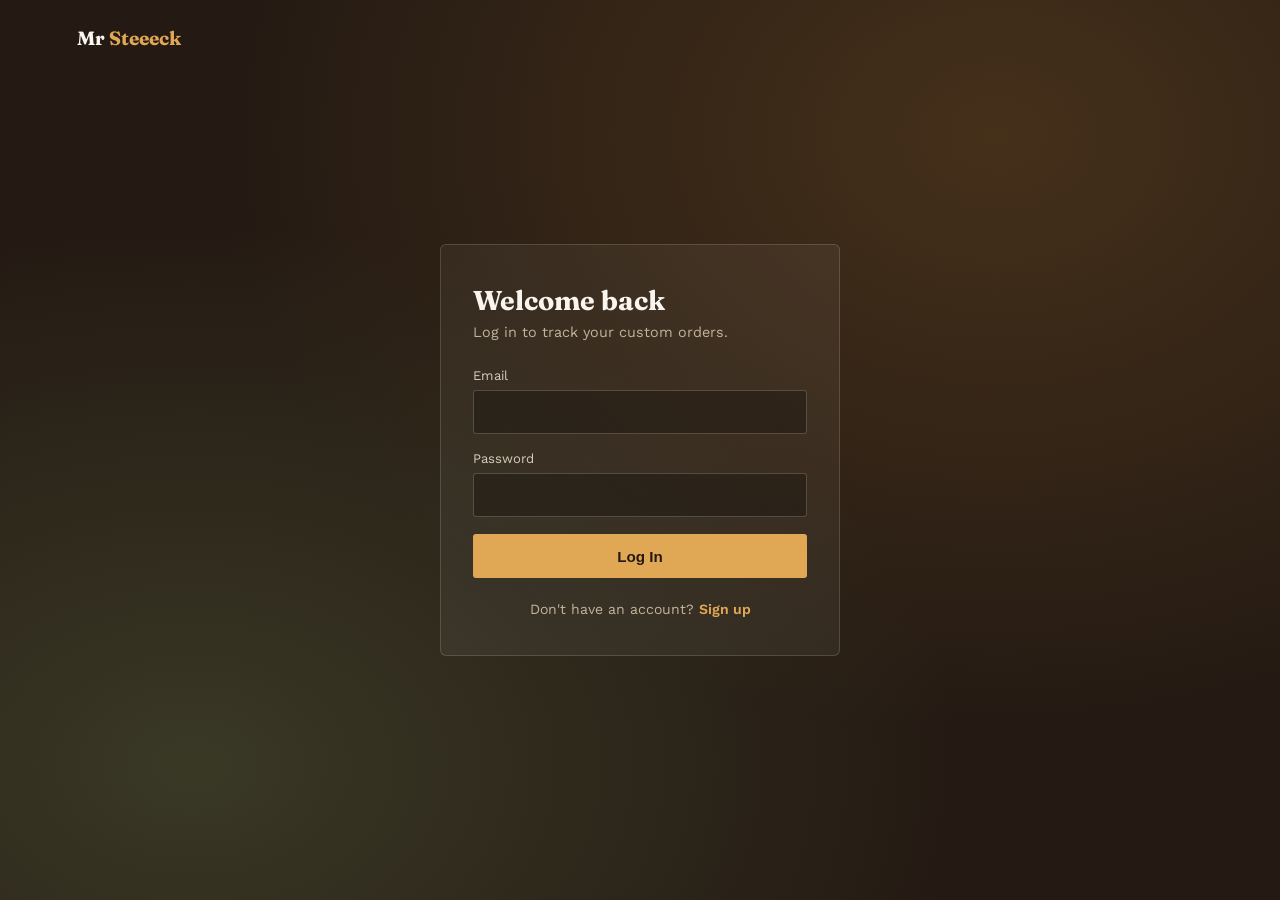
<file: public/pets.html>
<!DOCTYPE html>
<html lang="en">
<head>
<meta charset="UTF-8">
<script src="require-auth.js"></script>
<meta name="viewport" content="width=device-width, initial-scale=1.0">
<title>Pet-Friendly Steeecks — Mr Steeeck</title>
<meta name="description" content="Chewable and display-only wood steeecks for pets — safe woods, safe finishes, explained.">
<meta name="theme-color" content="#241a13">
<link rel="icon" type="image/svg+xml" href="favicon.svg">
<link rel="stylesheet" href="styles.css">
</head>
<body>
<nav>
  <div class="wordmark"><a href="index.html" style="color:inherit; text-decoration:none;">Mr <span>Steeeck</span></a></div>
  <button class="nav-toggle" id="navToggle" aria-label="Open menu">&#9776;</button>
  <ul class="nav-links">
    <li><a href="index.html">Home</a></li>
    <li><a href="craft.html">The Craft</a></li>
    <li><a href="gallery.html">Gallery</a></li>
    <li><a href="woods.html">Wood Guide</a></li>
    <li><a href="sizing.html">Sizing</a></li>
    <li><a href="pets.html" class="active">Pet-Friendly</a></li>
    <li><a href="faq.html">FAQ</a></li>
    <li><a href="custom.html">Order</a></li>
    <li><a href="reviews.html">Reviews</a></li>
    <li id="navAuthSlot"><a href="auth.html">Sign In</a></li>
    <li id="navAdminSlot" style="display:none;"><a href="admin.html" style="color:var(--honey-bright); font-weight:600;">Admin</a></li>
  </ul>
</nav>
<script>
  document.getElementById('navToggle')?.addEventListener('click', () => {
    document.querySelector('.nav-links').classList.toggle('open');
  });
  document.querySelectorAll('.nav-links a').forEach(a => {
    a.addEventListener('click', () => document.querySelector('.nav-links').classList.remove('open'));
  });
</script>
<div class="page-header bark-bg">
  <a href="index.html" class="back-btn">&larr; Back to Home</a>
  <h1>Pet-Friendly Steeecks</h1>
  <p>Chewable and display-only pieces, made with the right wood and finish for the job.</p>
</div>
<section class="pets-intro">
  <div class="section-head">
    <span class="eyebrow">For Every Animal</span>
    <h2>Not just for dogs</h2>
    <p>If your pet likes to carry, chew, climb, or just be near a steeeck — dog, cat, rabbit, reptile, or something else entirely — we can probably make something for them. Every pet piece falls into one of two categories, and we always tell you which one you're getting.</p>
  </div>
  <div class="wood-grid">
    <div class="wood-card hard">
      <span class="tag">Made to Chew</span>
      <h3>Chewable Pet Steeecks</h3>
      <p>Built for pets that carry, gnaw, or chew — made only from wood and finishes that are safe if your pet actually eats a little bit of it while they play. These wear down faster and need to be replaced periodically.</p>
    </div>
    <div class="wood-card soft">
      <span class="tag">Made to Show</span>
      <h3>Display-Only Pet Steeecks</h3>
      <p>Small decorative pieces meant to sit on a pet's back or nearby as they walk around — never in the mouth. Because these aren't chewed, we can use a wider range of woods and a fully protective, long-lasting sealed finish.</p>
    </div>
  </div>
</section>

<section class="pets-explainer">
  <div class="section-head">
    <span class="eyebrow">The Basics</span>
    <h2>What actually makes a piece "pet-friendly"</h2>
    <p>It's not one thing — it's every step of how a piece is chosen, made, and finished.</p>
  </div>
  <div class="faq-list">
    <details class="faq-item">
      <summary>The wood itself is verified safe</summary>
      <p>Only species with a well-documented history of being safe if chewed or licked go into a pet piece. If there's real debate about a wood's safety, we don't use it — no exceptions.</p>
    </details>
    <details class="faq-item">
      <summary>It's untreated and chemical-free</summary>
      <p>No pesticides, no pressure-treated lumber, no scrap wood of unknown origin. Every piece is sourced, cleaned, and fully dried before it's shaped.</p>
    </details>
    <details class="faq-item">
      <summary>The finish matches the use</summary>
      <p>Food-grade oil or wax for anything that might be chewed; standard sealants only for pieces that never touch a mouth. Never the wrong finish on the wrong piece.</p>
    </details>
    <details class="faq-item">
      <summary>It's shaped and sanded for safety</summary>
      <p>Smooth, splinter-free, sized appropriately for the animal — no small parts that could break off and become a choking hazard.</p>
    </details>
  </div>
</section>

<section class="pets-woods">
  <div class="section-head">
    <span class="eyebrow">Chewable Pieces</span>
    <h2>Woods we use for chewable steeecks</h2>
    <p>Every chewable piece is made from a wood that's widely considered safe if gnawed or splintered off in small amounts. Harder woods last longer before they need replacing; softer ones wear down ("wilt") faster but are gentler on puppy teeth.</p>
  </div>
  <div class="wood-grid">
    <div class="wood-card hard">
      <span class="tag">Longest Lasting</span>
      <h3>Coffee wood</h3>
      <p>Extremely hard and dense. Tends to flake into small fibers rather than sharp splinters as it wears, which is considered a lower-risk way for a chew piece to break down.</p>
    </div>
    <div class="wood-card hard">
      <span class="tag">Durable</span>
      <h3>Maple</h3>
      <p>A dense hardwood that holds up well to steady chewing and has minimal natural odor. One of the most common woods used in pet chew products.</p>
    </div>
    <div class="wood-card hard">
      <span class="tag">Durable</span>
      <h3>Birch</h3>
      <p>Hard and relatively splinter-resistant compared to softer woods, with a similar wear pattern to maple.</p>
    </div>
    <div class="wood-card soft">
      <span class="tag">Wears Faster</span>
      <h3>Olive wood</h3>
      <p>Dense but slightly softer than maple or birch. Naturally contains beneficial oils. Good for pets who chew more gently.</p>
    </div>
  </div>
  <p style="text-align:center; margin-top:1.4rem; font-size:0.88rem; color:#6b5a40; max-width:60ch; margin-left:auto; margin-right:auto;">We do not use pine, cedar, cherry, black walnut, oak, or any wood with a history of toxicity concerns for chewable pieces — even if it looks great, if there's any real debate about whether it's safe to chew, it doesn't go in a chew piece. Wood for chew pieces is always sourced untreated, cleaned, fully dried, and sanded smooth before it ever reaches your pet.</p>
  <p style="text-align:center; margin-top:0.8rem; font-size:0.88rem; color:#6b5a40; max-width:60ch; margin-left:auto; margin-right:auto; font-weight:600;">Because of the extra care this takes, chewable pieces generally take a bit longer to make than our standard walking steeecks — we'd rather take the additional time than rush a piece your pet is going to gnaw on.</p>
</section>

<section class="pets-finish bark-bg">
  <div class="section-head">
    <span class="eyebrow">Coatings</span>
    <h2>Finishes on chewable vs. display-only pieces</h2>
    <p>This is the biggest safety difference between the two product types — and why we never use a display finish on something meant to be chewed.</p>
  </div>
  <div class="faq-list">
    <details class="faq-item">
      <summary>What's on chewable pieces?</summary>
      <p>Only food-grade, fully-cured finishes that are safe even if licked or lightly chewed: pure food-grade mineral oil, raw or organic beeswax, or 100% pure tung oil (fully cured, not a solvent-blended "tung oil finish"). These soak into the wood instead of forming a hard film, so there's nothing to flake or chip off in a piece that could be swallowed.</p>
    </details>
    <details class="faq-item">
      <summary>What's on display-only pieces?</summary>
      <p>Since these never go in a pet's mouth, we can use the same protective, long-lasting finishes as our regular steeecks — including sealed polyurethane — for a piece that holds up to weather and years of wear without needing constant reapplication.</p>
    </details>
    <details class="faq-item">
      <summary>Why not use the tough finish on chew pieces too?</summary>
      <p>Standard wood finishes (polyurethane, lacquer, most varnishes) aren't meant to be eaten. Small chipped-off flakes could be swallowed, and some finishes release fumes that are more irritating to a pet's smaller lungs during curing. It's simply not worth the risk on something designed to be gnawed on.</p>
    </details>
    <details class="faq-item">
      <summary>Do chewable finishes need to be reapplied?</summary>
      <p>Yes — food-grade oil and wax finishes wear off with regular chewing and handling. That's expected and normal; it's the tradeoff for a finish that's fully safe to ingest.</p>
    </details>
  </div>
</section>

<section class="pets-cats">
  <div class="section-head">
    <span class="eyebrow">For Cats</span>
    <h2>Catnip-infused steeecks</h2>
    <p>Cats don't chew wood the way dogs do, but a small wood chew steeeck rubbed or infused with catnip (or silver vine, a similar herb some cats respond to even more strongly) is a real, well-established product — it's the same idea behind store-bought "matatabi" sticks.</p>
  </div>
  <div class="wood-grid">
    <div class="wood-card hard">
      <span class="tag">How We Do It</span>
      <h3>Surface-rubbed catnip</h3>
      <p>Dried catnip is rubbed directly into the rough, untreated grain of the wood, which naturally absorbs the scent and oils. Simple, safe, and easy to "recharge" at home by rubbing in more dried catnip when the scent fades.</p>
    </div>
    <div class="wood-card soft">
      <span class="tag">How We Do It</span>
      <h3>Refillable cavity</h3>
      <p>For a longer-lasting option, we can drill a small cavity into the piece and pack it with loose dried catnip behind a breathable section of wood — letting scent seep out over time, refillable when it fades.</p>
    </div>
  </div>
  <p style="text-align:center; margin-top:1.2rem; font-size:0.88rem; color:#6b5a40; max-width:60ch; margin-left:auto; margin-right:auto;">Catnip itself is a natural, non-toxic herb that's safe even if a cat licks, chews, or eats a little of it. Since cats do sometimes nibble these, we use the same safe, untreated wood and food-grade finish rules as our dog-chewable pieces. Want silver vine instead of catnip, or a mix of both? Just ask in your order notes.</p>
</section>

<section class="pets-other">
  <div class="section-head">
    <span class="eyebrow">Beyond Dogs &amp; Cats</span>
    <h2>Rabbits, reptiles, birds &amp; more</h2>
    <p>"Pet" doesn't just mean dog to us. Tell us about your animal and what they like to do with a steeeck, and we'll figure out the right piece.</p>
  </div>
  <div class="wood-grid">
    <div class="wood-card hard">
      <span class="tag">Gnawing Pets</span>
      <h3>Rabbits &amp; small rodents</h3>
      <p>Animals that gnaw constantly (rabbits, guinea pigs, chinchillas) need genuinely untreated, safe wood — we treat these the same as our chewable dog pieces, using the same safe-wood list above.</p>
    </div>
    <div class="wood-card soft">
      <span class="tag">Climbing Pets</span>
      <h3>Reptiles &amp; climbers</h3>
      <p>For basking or climbing branches, the priority is a stable, non-toxic-if-licked surface rather than chew-durability. We'll build to size and finish based on your enclosure and species — just ask.</p>
    </div>
    <div class="wood-card hard">
      <span class="tag">Perching Pets</span>
      <h3>Birds</h3>
      <p>Perches use different woods than chew pieces — manzanita, apple, maple, and birch are all considered safe and are commonly used for bird perches. We avoid cedar and avocado wood entirely for anything bird-related, since both carry real toxicity concerns for birds specifically.</p>
    </div>
    <div class="wood-card soft">
      <span class="tag">Curious Pets</span>
      <h3>Ferrets &amp; other gnawers</h3>
      <p>If your pet likes to carry or mouth objects but isn't listed here, tell us about them — we'll pick from our safe-wood list and build to a size that makes sense for them.</p>
    </div>
  </div>
  <p style="text-align:center; margin-top:1.2rem; font-size:0.9rem; color:#6b5a40;">Not sure what your pet needs? Tell us about them in the custom order notes and we'll figure it out together.</p>
</section>

<section class="pets-safety">
  <div class="section-head">
    <span class="eyebrow">Important</span>
    <h2>Safety notes</h2>
  </div>
  <div class="faq-list">
    <details class="faq-item">
      <summary>Always supervise chewing</summary>
      <p>Any wood chew, no matter how carefully made, should be used under supervision. Remove and replace any piece once it's worn down to a small size or has any sharp broken edges.</p>
    </details>
    <details class="faq-item">
      <summary>Every animal is different</summary>
      <p>Sensitivities vary by individual animal, breed, and species. If your pet has known allergies, a sensitive stomach, or a medical condition, check with your vet before introducing a new wood chew.</p>
    </details>
    <details class="faq-item">
      <summary>Stop if anything seems off</summary>
      <p>If your pet shows vomiting, drooling, mouth irritation, or unusual behavior after chewing, stop use and contact your veterinarian right away.</p>
    </details>
  </div>
</section>

<footer class="bark-bg">
  <div class="wordmark">Mr Steeeck</div>
  <p>Handmade steeecks, staffs &amp; pokers.</p>
  <p style="margin-top:0.8rem;">
    <a href="https://www.facebook.com/profile.php?id=61594110444942" target="_blank" rel="noopener" style="color:#8f8171; font-size:0.82rem; text-decoration:underline;">Find us on Facebook</a>
    &nbsp;&middot;&nbsp;
    <a href="privacy.html" style="color:#8f8171; font-size:0.82rem; text-decoration:underline;">Privacy &amp; Terms</a>
  </p>
</footer>
<script type="module">
  import { supabase, ADMIN_EMAILS } from './supabase-client.js';

  // Log this visit (fire and forget)
  supabase.from('site_visits').insert({ page: 'pets' }).then(() => {});

  supabase.auth.getSession().then(({ data: { session } }) => {
    if (!session){
      const here = location.pathname.split('/').pop() || 'index.html';
      window.location.replace('auth.html?redirect=' + encodeURIComponent(here));
      return;
    }
    const adminSlot = document.getElementById('navAdminSlot');
    const authSlot = document.getElementById('navAuthSlot');
    if (session && ADMIN_EMAILS.includes(session.user.email)){
      if (adminSlot) adminSlot.style.display = '';
      if (authSlot){
        authSlot.innerHTML = '<a href="#" id="navLogoutLink">Log Out</a>';
        document.getElementById('navLogoutLink').addEventListener('click', async (e) => {
          e.preventDefault();
          await supabase.auth.signOut();
          window.location.reload();
        });
      }
    } else if (session){
      if (authSlot) authSlot.innerHTML = '<a href="profile.html">My Profile</a>';
    }
  });
</script>
<script>
  window.addEventListener('DOMContentLoaded', () => {
    // Scroll-reveal: fade+rise elements into view as the user scrolls
    const revealEls = document.querySelectorAll('.wood-card, .gallery-card, .process-step, .custom-box, .section-head, .faq-item, .size-table-wrap');
    revealEls.forEach(el => el.classList.add('reveal'));
    const observer = new IntersectionObserver((entries) => {
      entries.forEach(entry => {
        if (entry.isIntersecting){
          entry.target.classList.add('revealed');
          observer.unobserve(entry.target);
        }
      });
    }, { threshold: 0.15 });
    revealEls.forEach(el => observer.observe(el));

    // Gentle tilt-on-hover for cards (desktop only)
    if (window.matchMedia('(hover: hover)').matches){
      document.querySelectorAll('.wood-card, .gallery-card').forEach(card => {
        card.addEventListener('mousemove', (e) => {
          const rect = card.getBoundingClientRect();
          const x = (e.clientX - rect.left) / rect.width - 0.5;
          const y = (e.clientY - rect.top) / rect.height - 0.5;
          card.style.transform = `translateY(-4px) scale(1.02) rotateX(${(-y * 6).toFixed(2)}deg) rotateY(${(x * 6).toFixed(2)}deg)`;
        });
        card.addEventListener('mouseleave', () => { card.style.transform = ''; });
      });
    }

  });
</script>
<script type="module" src="chat-widget.js"></script>
</body>
</html>
</file>
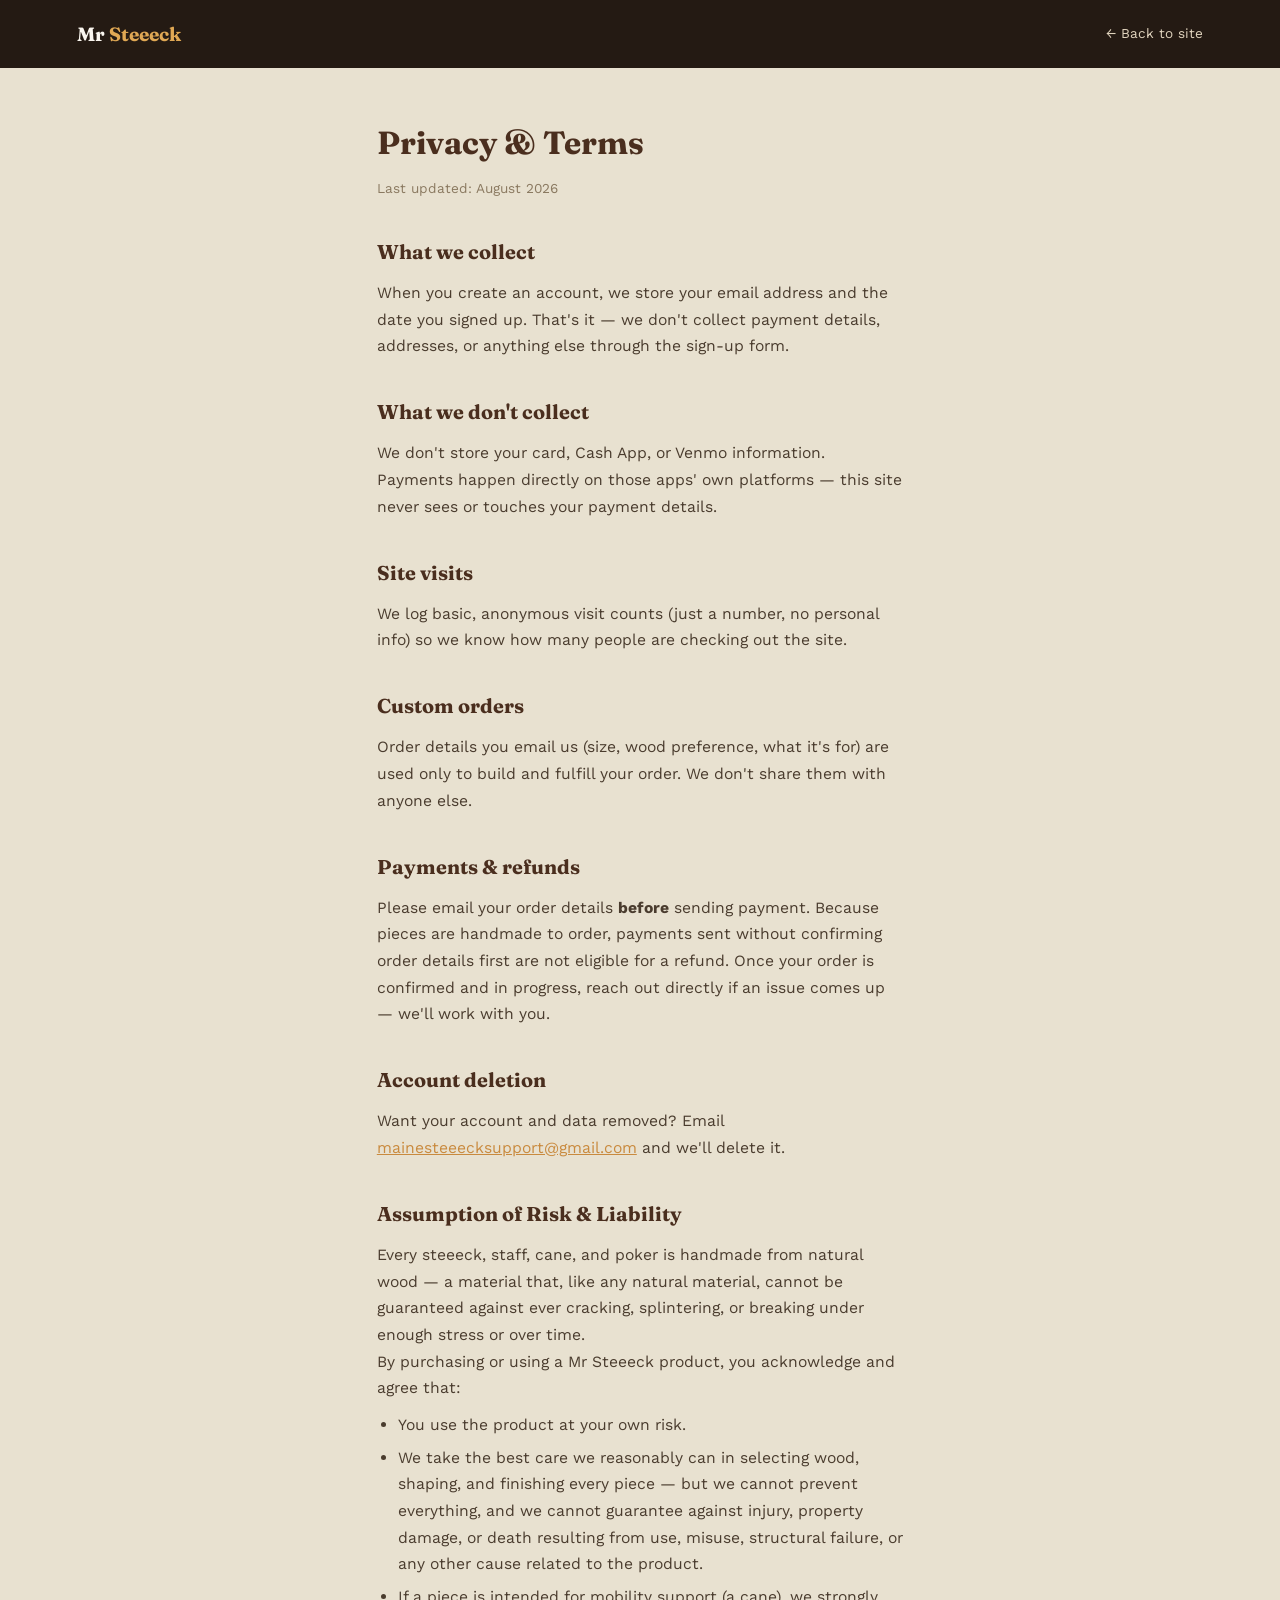
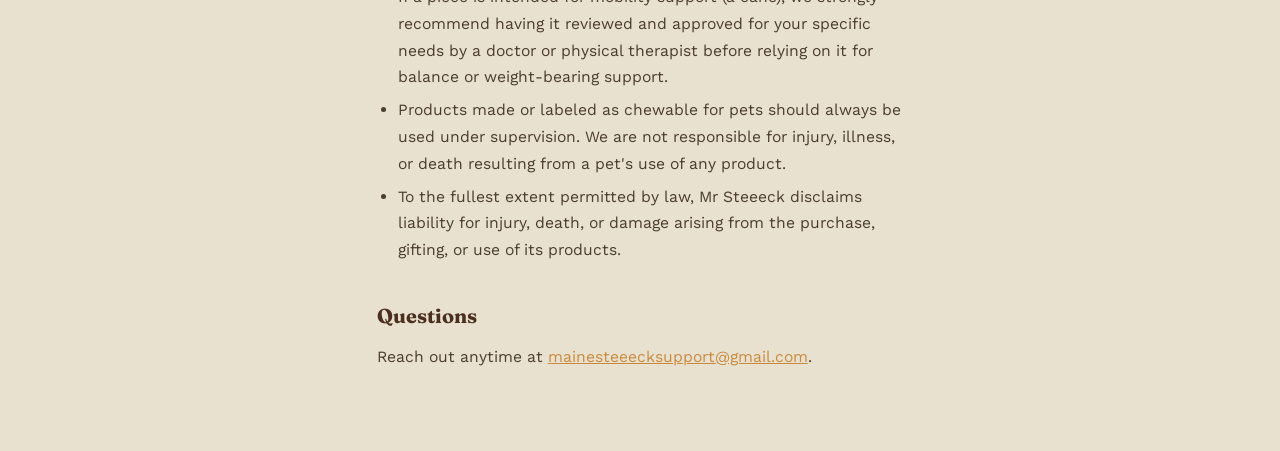
<file: public/privacy.html>
<!DOCTYPE html>
<html lang="en">
<head>
<meta charset="UTF-8">
<meta name="viewport" content="width=device-width, initial-scale=1.0">
<title>Privacy & Terms — Mr Steeeck</title>
<link rel="icon" type="image/svg+xml" href="favicon.svg">
<style>
  @import url('https://fonts.googleapis.com/css2?family=Fraunces:opsz,wght@9..144,600;9..144,700&family=Work+Sans:wght@400;500;600&display=swap');
  :root{
    --bark:#241a13; --walnut:#4a2e1e; --honey:#c98a3e; --honey-bright:#e0a854;
    --birch:#e8e1d0; --bone:#faf6ef; --moss:#6b7d4f;
  }
  *{margin:0;padding:0;box-sizing:border-box;}
  body{
    font-family:'Work Sans', sans-serif;
    background:var(--birch);
    color:var(--bark);
    line-height:1.7;
  }
  nav{
    display:flex; align-items:center; justify-content:space-between;
    padding:1.1rem 6vw; background:var(--bark); color:var(--bone);
  }
  nav .wordmark{font-family:'Fraunces', serif; font-weight:700; font-size:1.2rem; text-decoration:none; color:var(--bone);}
  nav .wordmark span{color:var(--honey-bright);}
  nav a.back{color:#e0d3bd; font-size:0.85rem; text-decoration:none;}

  main{max-width:680px; margin:0 auto; padding:3rem 6vw 5rem;}
  h1{font-family:'Fraunces', serif; font-size:2rem; color:var(--walnut); margin-bottom:0.4rem;}
  p.updated{color:#8a7960; font-size:0.85rem; margin-bottom:2.2rem;}
  h2{font-family:'Fraunces', serif; font-size:1.25rem; color:var(--walnut); margin:2.2rem 0 0.7rem;}
  p, li{color:#4a3c2e; font-size:0.98rem;}
  ul{margin:0.6rem 0 0.6rem 1.3rem;}
  li{margin-bottom:0.4rem;}
  a{color:var(--honey);}
</style>
</head>
<body>

<nav>
  <a href="index.html" class="wordmark">Mr <span>Steeeck</span></a>
  <a href="index.html" class="back">← Back to site</a>
</nav>

<main>
  <h1>Privacy & Terms</h1>
  <p class="updated">Last updated: August 2026</p>

  <h2>What we collect</h2>
  <p>When you create an account, we store your email address and the date you signed up. That's it — we don't collect payment details, addresses, or anything else through the sign-up form.</p>

  <h2>What we don't collect</h2>
  <p>We don't store your card, Cash App, or Venmo information. Payments happen directly on those apps' own platforms — this site never sees or touches your payment details.</p>

  <h2>Site visits</h2>
  <p>We log basic, anonymous visit counts (just a number, no personal info) so we know how many people are checking out the site.</p>

  <h2>Custom orders</h2>
  <p>Order details you email us (size, wood preference, what it's for) are used only to build and fulfill your order. We don't share them with anyone else.</p>

  <h2>Payments & refunds</h2>
  <p>Please email your order details <strong>before</strong> sending payment. Because pieces are handmade to order, payments sent without confirming order details first are not eligible for a refund. Once your order is confirmed and in progress, reach out directly if an issue comes up — we'll work with you.</p>

  <h2>Account deletion</h2>
  <p>Want your account and data removed? Email <a href="mailto:mainesteeecksupport@gmail.com">mainesteeecksupport@gmail.com</a> and we'll delete it.</p>

  <h2>Assumption of Risk &amp; Liability</h2>
  <p>Every steeeck, staff, cane, and poker is handmade from natural wood — a material that, like any natural material, cannot be guaranteed against ever cracking, splintering, or breaking under enough stress or over time.</p>
  <p>By purchasing or using a Mr Steeeck product, you acknowledge and agree that:</p>
  <ul>
    <li>You use the product at your own risk.</li>
    <li>We take the best care we reasonably can in selecting wood, shaping, and finishing every piece — but we cannot prevent everything, and we cannot guarantee against injury, property damage, or death resulting from use, misuse, structural failure, or any other cause related to the product.</li>
    <li>If a piece is intended for mobility support (a cane), we strongly recommend having it reviewed and approved for your specific needs by a doctor or physical therapist before relying on it for balance or weight-bearing support.</li>
    <li>Products made or labeled as chewable for pets should always be used under supervision. We are not responsible for injury, illness, or death resulting from a pet's use of any product.</li>
    <li>To the fullest extent permitted by law, Mr Steeeck disclaims liability for injury, death, or damage arising from the purchase, gifting, or use of its products.</li>
  </ul>

  <h2>Questions</h2>
  <p>Reach out anytime at <a href="mailto:mainesteeecksupport@gmail.com">mainesteeecksupport@gmail.com</a>.</p>
</main>

<script type="module" src="chat-widget.js"></script>
</body>
</html>
</file>
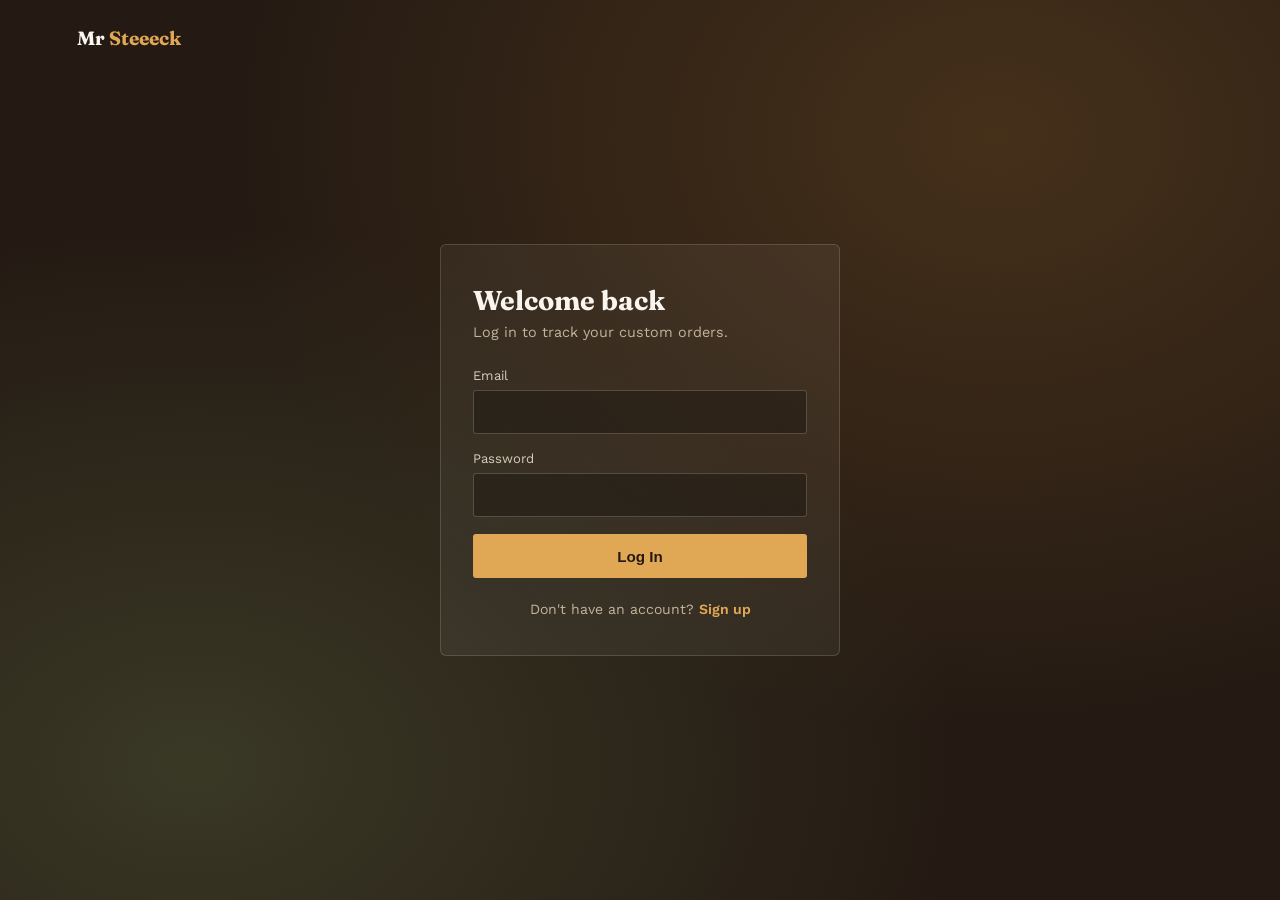
<file: public/profile.html>
<!DOCTYPE html>
<html lang="en">
<head>
<meta charset="UTF-8">
<script src="require-auth.js"></script>
<meta name="viewport" content="width=device-width, initial-scale=1.0">
<title>Profile — Mr Steeeck</title>
<meta name="description" content="Customer profile on Mr Steeeck.">
<meta name="theme-color" content="#241a13">
<link rel="icon" type="image/svg+xml" href="favicon.svg">
<link rel="stylesheet" href="styles.css">
<style>
  .profile-wrap{max-width:560px; margin:0 auto; padding:3rem 6vw 5rem;}
  .avatar-upload{
    display:flex; flex-direction:column; align-items:center; gap:0.8rem;
    margin-bottom:1.8rem;
  }
  .avatar-preview{
    width:110px; height:110px; border-radius:50%;
    background:var(--walnut); border:3px solid rgba(224,168,84,0.5);
    display:flex; align-items:center; justify-content:center;
    color:var(--bone); font-family:'Fraunces', serif; font-size:2rem;
    overflow:hidden; background-size:cover; background-position:center;
  }
  .avatar-upload label.upload-btn{
    font-size:0.82rem; color:var(--honey-bright); cursor:pointer; text-decoration:underline;
  }
  .public-view-card{
    background:var(--bone); border:1px solid #e3d5ba; border-radius:6px;
    padding:2rem; text-align:center;
  }
  .public-view-card .avatar-preview{margin:0 auto 1rem;}
  .public-view-card h1{font-family:'Fraunces', serif; color:var(--walnut); font-size:1.6rem;}
  .public-view-card .location{color:#8a7960; font-size:0.9rem; margin-top:0.3rem;}
  .public-view-card .bio{color:#4a3c2e; margin-top:1.2rem; font-size:0.95rem;}
  .public-view-card .motto{
    color:var(--honey); font-style:italic; font-family:'Fraunces', serif;
    font-size:1.05rem; margin-top:1rem;
  }
  .fun-facts{
    display:flex; flex-wrap:wrap; gap:0.5rem; justify-content:center;
    margin-top:1.2rem;
  }
  .fun-fact{
    background:rgba(107,125,79,0.14); border:1px solid rgba(107,125,79,0.3);
    color:#4a3c2e; font-size:0.8rem; padding:0.35rem 0.8rem; border-radius:20px;
  }
  .veteran-badge{
    display:inline-block; margin-top:0.8rem; background:rgba(107,125,79,0.18);
    color:#5c6b47; border:1px solid rgba(107,125,79,0.35);
    padding:0.3rem 0.8rem; border-radius:20px; font-size:0.8rem; font-weight:600;
  }
  .private-note{
    background:rgba(180,60,50,0.1); border:1px solid rgba(200,90,70,0.25);
    color:#8a4a3c; font-size:0.82rem; padding:0.8rem 1rem; border-radius:4px;
    margin-bottom:1.6rem;
  }
</style>
</head>
<body>
<nav>
  <div class="wordmark"><a href="index.html" style="color:inherit; text-decoration:none;">Mr <span>Steeeck</span></a></div>
  <button class="nav-toggle" id="navToggle" aria-label="Open menu">&#9776;</button>
  <ul class="nav-links">
    <li><a href="index.html">Home</a></li>
    <li id="navAuthSlot"><a href="auth.html">Sign In</a></li>
    <li id="navAdminSlot" style="display:none;"><a href="admin.html" style="color:var(--honey-bright); font-weight:600;">Admin</a></li>
  </ul>
</nav>
<script>
  document.getElementById('navToggle')?.addEventListener('click', () => {
    document.querySelector('.nav-links').classList.toggle('open');
  });
  document.querySelectorAll('.nav-links a').forEach(a => {
    a.addEventListener('click', () => document.querySelector('.nav-links').classList.remove('open'));
  });
</script>

<div class="page-header bark-bg">
  <a href="index.html" class="back-btn">&larr; Back to Home</a>
  <h1 id="pageTitle">Profile</h1>
</div>

<div class="profile-wrap" id="profileWrap">
  <p style="text-align:center; color:#6b5a40;">Loading…</p>
</div>

<footer class="bark-bg">
  <div class="wordmark">Mr Steeeck</div>
  <p>Handmade steeecks, staffs &amp; pokers.</p>
  <p style="margin-top:0.8rem;">
    <a href="https://www.facebook.com/profile.php?id=61594110444942" target="_blank" rel="noopener" style="color:#8f8171; font-size:0.82rem; text-decoration:underline;">Find us on Facebook</a>
    &nbsp;&middot;&nbsp;
    <a href="privacy.html" style="color:#8f8171; font-size:0.82rem; text-decoration:underline;">Privacy &amp; Terms</a>
  </p>
</footer>

<script type="module">
  import { supabase, ADMIN_EMAILS } from './supabase-client.js';

  const wrap = document.getElementById('profileWrap');
  const params = new URLSearchParams(window.location.search);
  const viewId = params.get('id');

  supabase.auth.getSession().then(async ({ data: { session } }) => {
    if (!session){
      const here = location.pathname.split('/').pop() || 'index.html';
      window.location.replace('auth.html?redirect=' + encodeURIComponent(here));
      return;
    }
    const adminSlot = document.getElementById('navAdminSlot');
    const authSlot = document.getElementById('navAuthSlot');
    if (session && ADMIN_EMAILS.includes(session.user.email)){
      if (adminSlot) adminSlot.style.display = '';
      authSlot.innerHTML = '<a href="#" id="navLogoutLink">Log Out</a>';
    } else if (session){
      authSlot.innerHTML = '<a href="#" id="navLogoutLink">Log Out</a>';
    }
    document.getElementById('navLogoutLink')?.addEventListener('click', async (e) => {
      e.preventDefault();
      await supabase.auth.signOut();
      window.location.href = 'index.html';
    });

    if (viewId && (!session || viewId !== session.user.id)){
      renderPublicView(viewId);
    } else if (session){
      renderOwnProfile(session.user);
    } else {
      wrap.innerHTML = `<p style="text-align:center; color:#6b5a40;">
        <a href="auth.html" style="color:var(--honey); font-weight:600;">Log in or sign up</a> to view or create your profile.
      </p>`;
    }
  });

  function avatarHtml(url, name){
    if (url){
      return `<div class="avatar-preview" style="background-image:url('${url}')"></div>`;
    }
    const initial = (name || '?').charAt(0).toUpperCase();
    return `<div class="avatar-preview">${initial}</div>`;
  }

  async function renderPublicView(id){
    document.getElementById('pageTitle').textContent = 'Customer Profile';
    const { data, error } = await supabase
      .from('public_profiles')
      .select('display_name, avatar_url, city, state, bio, veteran_status, favorite_wood, pet_name, motto, favorite_trail, created_at')
      .eq('id', id)
      .single();

    if (error || !data){
      wrap.innerHTML = '<p style="text-align:center; color:#6b5a40;">Profile not found.</p>';
      return;
    }
    const location = [data.city, data.state].filter(Boolean).join(', ');
    const funFacts = [];
    if (data.favorite_wood) funFacts.push(`<span class="fun-fact">🪵 Favorite wood: ${data.favorite_wood}</span>`);
    if (data.pet_name) funFacts.push(`<span class="fun-fact">🐾 Pet: ${data.pet_name}</span>`);
    if (data.favorite_trail) funFacts.push(`<span class="fun-fact">🥾 Loves walking: ${data.favorite_trail}</span>`);

    wrap.innerHTML = `
      <div class="public-view-card">
        ${avatarHtml(data.avatar_url, data.display_name)}
        <h1>${data.display_name || 'Mr Steeeck Customer'}</h1>
        ${location ? `<div class="location">${location}</div>` : ''}
        ${data.veteran_status ? '<div><span class="veteran-badge">⭐ Veteran / Active Duty</span></div>' : ''}
        ${data.motto ? `<p class="motto">“${data.motto}”</p>` : ''}
        ${data.bio ? `<p class="bio">${data.bio}</p>` : ''}
        ${funFacts.length ? `<div class="fun-facts">${funFacts.join('')}</div>` : ''}
        <p style="color:#8a7960; font-size:0.78rem; margin-top:1.2rem;">Member since ${new Date(data.created_at).toLocaleDateString()}</p>
      </div>
    `;
  }

  async function renderOwnProfile(user){
    document.getElementById('pageTitle').textContent = 'My Profile';
    const { data: profile } = await supabase
      .from('profiles')
      .select('*')
      .eq('id', user.id)
      .single();

    const p = profile || {};
    wrap.innerHTML = `
      <div class="avatar-upload">
        ${avatarHtml(p.avatar_url, p.display_name || user.email)}
        <label class="upload-btn" for="avatarFile">Change photo</label>
        <input type="file" id="avatarFile" accept="image/*" style="display:none;">
      </div>

      <p style="text-align:center; margin-bottom:1.6rem;">
        <a href="profile.html?id=${user.id}" style="color:var(--honey); font-size:0.85rem;">View my public profile &rarr;</a>
      </p>

      <form id="profileForm" class="order-form">
        <div class="form-field">
          <label for="pDisplayName">Display name (shown publicly)</label>
          <input type="text" id="pDisplayName" value="${p.display_name || ''}">
        </div>
        <div class="form-row">
          <div class="form-field">
            <label for="pCity">City (shown publicly)</label>
            <input type="text" id="pCity" value="${p.city || ''}">
          </div>
          <div class="form-field">
            <label for="pState">State (shown publicly)</label>
            <input type="text" id="pState" value="${p.state || ''}">
          </div>
        </div>
        <div class="form-field">
          <label for="pBio">Short bio (shown publicly)</label>
          <textarea id="pBio" rows="2">${p.bio || ''}</textarea>
        </div>

        <h3 style="font-family:'Fraunces', serif; color:var(--honey-bright); margin:1.6rem 0 1rem; font-size:1.05rem;">A few fun things (shown publicly)</h3>
        <div class="form-row">
          <div class="form-field">
            <label for="pFavoriteWood">Favorite wood</label>
            <select id="pFavoriteWood">
              <option value="" ${!p.favorite_wood ? 'selected' : ''}>No preference</option>
              <option ${p.favorite_wood === 'Hardwood' ? 'selected' : ''}>Hardwood</option>
              <option ${p.favorite_wood === 'Pine' ? 'selected' : ''}>Pine</option>
              <option ${p.favorite_wood === 'Coffee wood' ? 'selected' : ''}>Coffee wood</option>
              <option ${p.favorite_wood === 'Manzanita' ? 'selected' : ''}>Manzanita</option>
            </select>
          </div>
          <div class="form-field">
            <label for="pPetName">Your pet's name</label>
            <input type="text" id="pPetName" value="${p.pet_name || ''}" placeholder="e.g. Rex">
          </div>
        </div>
        <div class="form-field">
          <label for="pFavoriteTrail">Favorite trail or place to walk</label>
          <input type="text" id="pFavoriteTrail" value="${p.favorite_trail || ''}" placeholder="e.g. Acadia National Park">
        </div>
        <div class="form-field">
          <label for="pMotto">Your trail motto</label>
          <input type="text" id="pMotto" value="${p.motto || ''}" placeholder="A short personal motto or quote" maxlength="100">
        </div>

        <div class="private-note">🔒 Everything below is private — only you and Mr Steeeck can see it. It's never shown on your public profile.</div>

        <div class="form-field">
          <label for="pAddress">Shipping address</label>
          <input type="text" id="pAddress" value="${p.address_line || ''}" placeholder="Street address, city, state">
        </div>
        <div class="form-field">
          <label for="pZip">ZIP code</label>
          <input type="text" id="pZip" value="${p.address_zip || ''}">
        </div>
        <div class="form-field">
          <label for="pPayment">Preferred payment method</label>
          <select id="pPayment">
            <option value="" ${!p.preferred_payment ? 'selected' : ''} disabled>Choose one</option>
            <option ${p.preferred_payment === 'Cash App' ? 'selected' : ''}>Cash App</option>
            <option ${p.preferred_payment === 'Venmo' ? 'selected' : ''}>Venmo</option>
          </select>
        </div>

        <label class="pay-confirm" style="justify-content:flex-start; margin:0.6rem 0 1rem;">
          <input type="checkbox" id="pVeteran" ${p.veteran_status ? 'checked' : ''}>
          <span>I'm active duty military or a veteran</span>
        </label>
        <div class="form-field" id="idProofField" style="${p.veteran_status ? '' : 'display:none;'}">
          <label for="idProofFile">Upload ID proof (private, admin-only)</label>
          <input type="file" id="idProofFile" accept="image/*">
          <p style="font-size:0.78rem; color:#8a7960; margin-top:0.4rem;">${p.id_proof_url ? 'ID on file ✓ — upload a new file to replace it.' : 'No ID on file yet.'}</p>
        </div>

        <button type="submit" id="profileSaveBtn" class="btn-primary" style="width:100%; border:none; margin-top:0.6rem;">Save Profile</button>
        <div class="msg" id="profileMsg"></div>
      </form>
    `;

    document.getElementById('pVeteran').addEventListener('change', (e) => {
      document.getElementById('idProofField').style.display = e.target.checked ? '' : 'none';
    });

    document.getElementById('avatarFile').addEventListener('change', async (e) => {
      const file = e.target.files[0];
      if (!file) return;
      const ext = file.name.split('.').pop();
      const path = `${user.id}.${ext}`;
      const { error: upErr } = await supabase.storage.from('avatars').upload(path, file, { upsert: true });
      if (upErr){ alert('Photo upload failed: ' + upErr.message); return; }
      const { data: urlData } = supabase.storage.from('avatars').getPublicUrl(path);
      await supabase.from('profiles').update({ avatar_url: urlData.publicUrl }).eq('id', user.id);
      renderOwnProfile(user);
    });

    document.getElementById('profileForm').addEventListener('submit', async (e) => {
      e.preventDefault();
      const saveBtn = document.getElementById('profileSaveBtn');
      saveBtn.disabled = true;
      saveBtn.textContent = 'Saving…';

      const veteranChecked = document.getElementById('pVeteran').checked;
      let idProofUrl = p.id_proof_url || null;

      const idFile = document.getElementById('idProofFile')?.files[0];
      if (idFile){
        const ext = idFile.name.split('.').pop();
        const path = `${user.id}.${ext}`;
        const { error: idErr } = await supabase.storage.from('id-proofs').upload(path, idFile, { upsert: true });
        if (!idErr){
          idProofUrl = path;
        }
      }

      const updates = {
        display_name: document.getElementById('pDisplayName').value.trim(),
        city: document.getElementById('pCity').value.trim(),
        state: document.getElementById('pState').value.trim(),
        bio: document.getElementById('pBio').value.trim(),
        favorite_wood: document.getElementById('pFavoriteWood').value || null,
        pet_name: document.getElementById('pPetName').value.trim(),
        favorite_trail: document.getElementById('pFavoriteTrail').value.trim(),
        motto: document.getElementById('pMotto').value.trim(),
        address_line: document.getElementById('pAddress').value.trim(),
        address_zip: document.getElementById('pZip').value.trim(),
        preferred_payment: document.getElementById('pPayment').value,
        veteran_status: veteranChecked,
        id_proof_url: idProofUrl
      };

      const { error } = await supabase.from('profiles').update(updates).eq('id', user.id);
      const msg = document.getElementById('profileMsg');
      if (error){
        msg.textContent = 'Something went wrong saving your profile.';
        msg.className = 'show error';
      } else {
        msg.textContent = 'Profile saved!';
        msg.className = 'show success';
      }
      saveBtn.disabled = false;
      saveBtn.textContent = 'Save Profile';
    });
  }
</script>
<script type="module" src="chat-widget.js"></script>
</body>
</html>
</file>
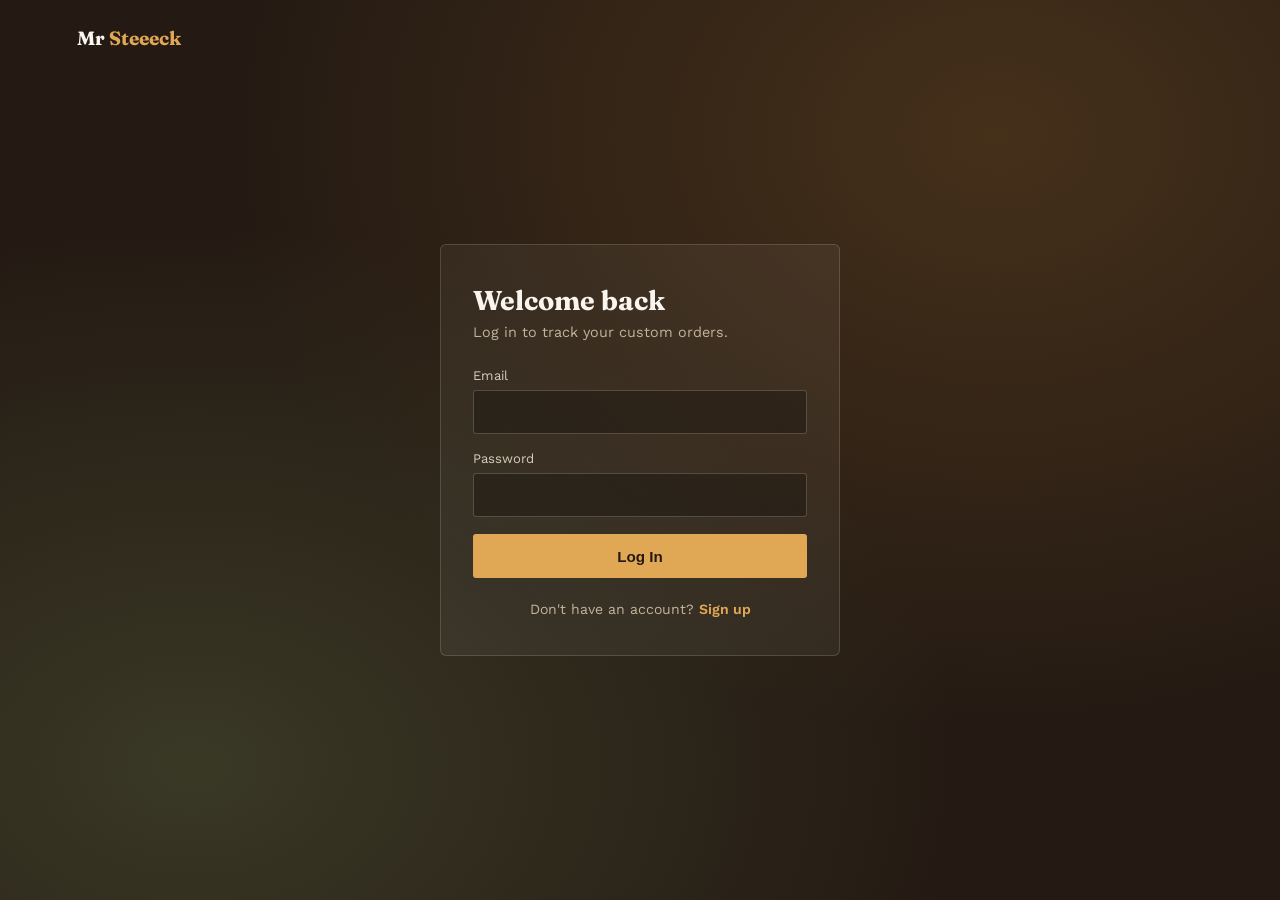
<file: public/reviews.html>
<!DOCTYPE html>
<html lang="en">
<head>
<meta charset="UTF-8">
<script src="require-auth.js"></script>
<meta name="viewport" content="width=device-width, initial-scale=1.0">
<title>Reviews & Suggestions — Mr Steeeck</title>
<meta name="description" content="Customer reviews and suggestions for Mr Steeeck.">
<meta name="theme-color" content="#241a13">
<link rel="icon" type="image/svg+xml" href="favicon.svg">
<link rel="stylesheet" href="styles.css">
</head>
<body>
<nav>
  <div class="wordmark"><a href="index.html" style="color:inherit; text-decoration:none;">Mr <span>Steeeck</span></a></div>
  <button class="nav-toggle" id="navToggle" aria-label="Open menu">&#9776;</button>
  <ul class="nav-links">
    <li><a href="index.html">Home</a></li>
    <li><a href="craft.html">The Craft</a></li>
    <li><a href="gallery.html">Gallery</a></li>
    <li><a href="woods.html">Wood Guide</a></li>
    <li><a href="sizing.html">Sizing</a></li>
    <li><a href="pets.html">Pet-Friendly</a></li>
    <li><a href="faq.html">FAQ</a></li>
    <li><a href="custom.html">Order</a></li>
    <li><a href="reviews.html" class="active">Reviews</a></li>
    <li id="navAuthSlot"><a href="auth.html">Sign In</a></li>
    <li id="navAdminSlot" style="display:none;"><a href="admin.html" style="color:var(--honey-bright); font-weight:600;">Admin</a></li>
  </ul>
</nav>
<script>
  document.getElementById('navToggle')?.addEventListener('click', () => {
    document.querySelector('.nav-links').classList.toggle('open');
  });
  document.querySelectorAll('.nav-links a').forEach(a => {
    a.addEventListener('click', () => document.querySelector('.nav-links').classList.remove('open'));
  });
</script>
<div class="page-header bark-bg">
  <a href="index.html" class="back-btn">&larr; Back to Home</a>
  <h1>Reviews & Suggestions</h1>
  <p>See what customers think, leave your own review, or send us an idea.</p>
</div>
<section class="reviews-summary">
  <div class="section-head">
    <span class="eyebrow">What Customers Say</span>
    <h2 id="avgRatingHeadline">Loading reviews…</h2>
  </div>
</section>

<section class="reviews-form-section">
  <div class="custom-box" style="max-width:600px;">
    <h3 style="font-family:'Fraunces', serif; color:var(--bone); margin-bottom:1rem;">Leave a review</h3>
    <form id="reviewForm" class="order-form">
      <div class="form-field">
        <label for="revName">Your name</label>
        <input type="text" id="revName" required>
      </div>
      <div class="form-field">
        <label>Rating</label>
        <div class="star-input" id="starInput">
          <span data-val="1">&#9733;</span><span data-val="2">&#9733;</span><span data-val="3">&#9733;</span><span data-val="4">&#9733;</span><span data-val="5">&#9733;</span>
        </div>
      </div>
      <div class="form-field">
        <label for="revComment">Your review</label>
        <textarea id="revComment" rows="3" placeholder="What did you think?"></textarea>
      </div>
      <div style="position:absolute; left:-9999px; opacity:0;" aria-hidden="true">
        <input type="text" id="revWebsite" tabindex="-1" autocomplete="off">
      </div>
      <button type="submit" id="revSubmitBtn" class="btn-primary" style="width:100%; border:none;">Post Review</button>
      <div class="msg" id="revMsg"></div>
    </form>
  </div>
</section>

<section class="reviews-list">
  <div class="section-head">
    <span class="eyebrow">Reviews</span>
    <h2>Recent reviews</h2>
  </div>
  <div id="reviewsList" class="reviews-grid">
    <p style="text-align:center; color:#6b5a40;">Loading…</p>
  </div>
</section>

<section class="suggestions-section">
  <div class="custom-box" style="max-width:600px;">
    <h3 style="font-family:'Fraunces', serif; color:var(--bone); margin-bottom:0.6rem;">Have a suggestion?</h3>
    <p style="color:#d8cdbc; font-size:0.9rem; margin-bottom:1.2rem;">Ideas for new products, sizes, or anything else — this goes straight to us, not posted publicly.</p>
    <form id="suggestionForm" class="order-form">
      <div class="form-field">
        <label for="sugName">Your name (optional)</label>
        <input type="text" id="sugName">
      </div>
      <div class="form-field">
        <label for="sugText">Your suggestion</label>
        <textarea id="sugText" rows="3" required></textarea>
      </div>
      <div style="position:absolute; left:-9999px; opacity:0;" aria-hidden="true">
        <input type="text" id="sugWebsite" tabindex="-1" autocomplete="off">
      </div>
      <button type="submit" id="sugSubmitBtn" class="btn-primary" style="width:100%; border:none;">Send Suggestion</button>
      <div class="msg" id="sugMsg"></div>
    </form>
  </div>
</section>
<footer class="bark-bg">
  <div class="wordmark">Mr Steeeck</div>
  <p>Handmade steeecks, staffs &amp; pokers.</p>
  <p style="margin-top:0.8rem;">
    <a href="https://www.facebook.com/profile.php?id=61594110444942" target="_blank" rel="noopener" style="color:#8f8171; font-size:0.82rem; text-decoration:underline;">Find us on Facebook</a>
    &nbsp;&middot;&nbsp;
    <a href="privacy.html" style="color:#8f8171; font-size:0.82rem; text-decoration:underline;">Privacy &amp; Terms</a>
  </p>
</footer>
<script type="module">
  import { supabase, ADMIN_EMAILS } from './supabase-client.js';

  // Log this visit (fire and forget)
  supabase.from('site_visits').insert({ page: 'reviews' }).then(() => {});

  supabase.auth.getSession().then(({ data: { session } }) => {
    if (!session){
      const here = location.pathname.split('/').pop() || 'index.html';
      window.location.replace('auth.html?redirect=' + encodeURIComponent(here));
      return;
    }
    const adminSlot = document.getElementById('navAdminSlot');
    const authSlot = document.getElementById('navAuthSlot');
    if (session && ADMIN_EMAILS.includes(session.user.email)){
      if (adminSlot) adminSlot.style.display = '';
      if (authSlot){
        authSlot.innerHTML = '<a href="#" id="navLogoutLink">Log Out</a>';
        document.getElementById('navLogoutLink').addEventListener('click', async (e) => {
          e.preventDefault();
          await supabase.auth.signOut();
          window.location.reload();
        });
      }
    } else if (session){
      if (authSlot) authSlot.innerHTML = '<a href="profile.html">My Profile</a>';
    }
  });
</script>
<script type="module">
  import { supabase } from './supabase-client.js';

  window.addEventListener('DOMContentLoaded', () => {
    // Scroll-reveal: fade+rise elements into view as the user scrolls
    const revealEls = document.querySelectorAll('.wood-card, .gallery-card, .process-step, .custom-box, .section-head, .faq-item, .size-table-wrap');
    revealEls.forEach(el => el.classList.add('reveal'));
    const observer = new IntersectionObserver((entries) => {
      entries.forEach(entry => {
        if (entry.isIntersecting){
          entry.target.classList.add('revealed');
          observer.unobserve(entry.target);
        }
      });
    }, { threshold: 0.15 });
    revealEls.forEach(el => observer.observe(el));

    // Gentle tilt-on-hover for cards (desktop only)
    if (window.matchMedia('(hover: hover)').matches){
      document.querySelectorAll('.wood-card, .gallery-card').forEach(card => {
        card.addEventListener('mousemove', (e) => {
          const rect = card.getBoundingClientRect();
          const x = (e.clientX - rect.left) / rect.width - 0.5;
          const y = (e.clientY - rect.top) / rect.height - 0.5;
          card.style.transform = `translateY(-4px) scale(1.02) rotateX(${(-y * 6).toFixed(2)}deg) rotateY(${(x * 6).toFixed(2)}deg)`;
        });
        card.addEventListener('mouseleave', () => { card.style.transform = ''; });
      });
    }


    // Star rating input
    let selectedRating = 0;
    const stars = document.querySelectorAll('#starInput span');
    stars.forEach(star => {
      star.addEventListener('click', () => {
        selectedRating = parseInt(star.dataset.val);
        stars.forEach(s => s.classList.toggle('filled', parseInt(s.dataset.val) <= selectedRating));
      });
    });

    // Load + render reviews
    async function loadReviews(){
      const { data: reviews, count } = await supabase
        .from('reviews')
        .select('name, rating, comment, created_at', { count: 'exact' })
        .order('created_at', { ascending: false });

      const headline = document.getElementById('avgRatingHeadline');
      const list = document.getElementById('reviewsList');

      if (!reviews || reviews.length === 0){
        headline.textContent = 'No reviews yet — be the first!';
        list.innerHTML = '<p style="text-align:center; color:#6b5a40;">No reviews yet.</p>';
        return;
      }

      const avg = (reviews.reduce((s, r) => s + r.rating, 0) / reviews.length).toFixed(1);
      headline.innerHTML = `${'&#9733;'.repeat(Math.round(avg))} ${avg} out of 5 <span style="font-size:0.6em; color:#6b5a40;">(${reviews.length} review${reviews.length === 1 ? '' : 's'})</span>`;

      list.innerHTML = reviews.map(r => `
        <div class="review-card">
          <div class="review-stars">${'&#9733;'.repeat(r.rating)}${'&#9734;'.repeat(5 - r.rating)}</div>
          <p class="review-comment">${r.comment ? r.comment : ''}</p>
          <div class="review-meta">— ${r.name}, ${new Date(r.created_at).toLocaleDateString()}</div>
        </div>
      `).join('');
    }
    loadReviews();

    // Review form submit
    const reviewForm = document.getElementById('reviewForm');
    const revMsg = document.getElementById('revMsg');
    const revBtn = document.getElementById('revSubmitBtn');
    const revLoadTime = Date.now();
    reviewForm.addEventListener('submit', async (e) => {
      e.preventDefault();
      if (document.getElementById('revWebsite').value){ return; }
      if (Date.now() - revLoadTime < 1500){
        revMsg.textContent = 'Please take a moment before submitting.';
        revMsg.className = 'show error';
        return;
      }
      if (selectedRating === 0){
        revMsg.textContent = 'Please select a star rating.';
        revMsg.className = 'show error';
        return;
      }
      revBtn.disabled = true;
      revBtn.textContent = 'Posting…';
      const { error } = await supabase.from('reviews').insert({
        name: document.getElementById('revName').value.trim(),
        rating: selectedRating,
        comment: document.getElementById('revComment').value.trim()
      });
      if (error){
        revMsg.textContent = 'Something went wrong. Please try again.';
        revMsg.className = 'show error';
        revBtn.disabled = false;
        revBtn.textContent = 'Post Review';
        return;
      }
      revMsg.textContent = 'Thanks for the review!';
      revMsg.className = 'show success';
      reviewForm.reset();
      selectedRating = 0;
      stars.forEach(s => s.classList.remove('filled'));
      revBtn.textContent = 'Posted ✓';
      loadReviews();
    });

    // Suggestion form submit
    const sugForm = document.getElementById('suggestionForm');
    const sugMsg = document.getElementById('sugMsg');
    const sugBtn = document.getElementById('sugSubmitBtn');
    const sugLoadTime = Date.now();
    sugForm.addEventListener('submit', async (e) => {
      e.preventDefault();
      if (document.getElementById('sugWebsite').value){ return; }
      if (Date.now() - sugLoadTime < 1500){
        sugMsg.textContent = 'Please take a moment before submitting.';
        sugMsg.className = 'show error';
        return;
      }
      sugBtn.disabled = true;
      sugBtn.textContent = 'Sending…';
      const { error } = await supabase.from('suggestions').insert({
        name: document.getElementById('sugName').value.trim() || null,
        suggestion: document.getElementById('sugText').value.trim()
      });
      if (error){
        sugMsg.textContent = 'Something went wrong. Please try again.';
        sugMsg.className = 'show error';
        sugBtn.disabled = false;
        sugBtn.textContent = 'Send Suggestion';
        return;
      }
      sugMsg.textContent = 'Thanks for the idea!';
      sugMsg.className = 'show success';
      sugForm.reset();
      sugBtn.textContent = 'Sent ✓';
    });
  });
</script>
<script type="module" src="chat-widget.js"></script>
</body>
</html>
</file>
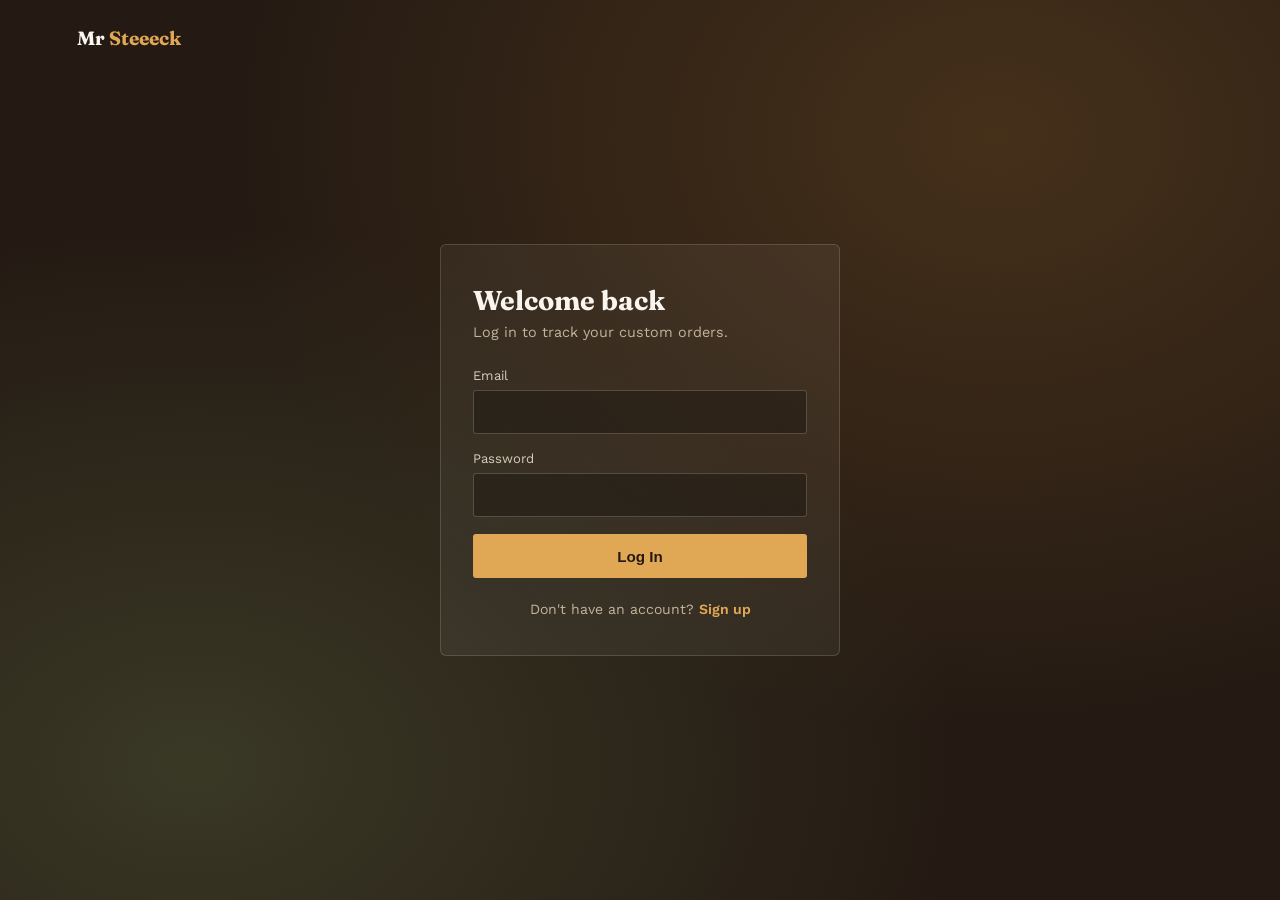
<file: public/sizing.html>
<!DOCTYPE html>
<html lang="en">
<head>
<meta charset="UTF-8">
<script src="require-auth.js"></script>
<meta name="viewport" content="width=device-width, initial-scale=1.0">
<title>Sizing Guide — Mr Steeeck</title>
<meta name="description" content="Sizing guide for walking sticks, staffs, pokers, and pet-size steeecks.">
<meta name="theme-color" content="#241a13">
<link rel="icon" type="image/svg+xml" href="favicon.svg">
<link rel="stylesheet" href="styles.css">
</head>
<body>
<nav>
  <div class="wordmark"><a href="index.html" style="color:inherit; text-decoration:none;">Mr <span>Steeeck</span></a></div>
  <button class="nav-toggle" id="navToggle" aria-label="Open menu">&#9776;</button>
  <ul class="nav-links">
    <li><a href="index.html">Home</a></li>
    <li><a href="craft.html">The Craft</a></li>
    <li><a href="gallery.html">Gallery</a></li>
    <li><a href="woods.html">Wood Guide</a></li>
    <li><a href="sizing.html" class="active">Sizing</a></li>
    <li><a href="pets.html">Pet-Friendly</a></li>
    <li><a href="faq.html">FAQ</a></li>
    <li><a href="custom.html">Order</a></li>
    <li><a href="reviews.html">Reviews</a></li>
    <li id="navAuthSlot"><a href="auth.html">Sign In</a></li>
    <li id="navAdminSlot" style="display:none;"><a href="admin.html" style="color:var(--honey-bright); font-weight:600;">Admin</a></li>
  </ul>
</nav>
<script>
  document.getElementById('navToggle')?.addEventListener('click', () => {
    document.querySelector('.nav-links').classList.toggle('open');
  });
  document.querySelectorAll('.nav-links a').forEach(a => {
    a.addEventListener('click', () => document.querySelector('.nav-links').classList.remove('open'));
  });
</script>
<div class="page-header bark-bg">
  <a href="index.html" class="back-btn">&larr; Back to Home</a>
  <h1>Sizing Guide</h1>
  <p>Not sure what to order? Start here.</p>
</div>
<section class="sizing" id="sizing">
  <div class="section-head">
    <span class="eyebrow">Get It Right</span>
    <h2>Sizing guide</h2>
    <p>Not sure what to order? Use these as a starting point — every steeeck can still be custom-cut to an exact length.</p>
  </div>
  <div class="size-table-wrap">
    <table class="size-table">
      <thead><tr><th>Who it's for</th><th>Typical length</th></tr></thead>
      <tbody>
        <tr><td>Adult (5'4"–6'0")</td><td>48"–55"</td></tr>
        <tr><td>Adult, taller (6'1"+)</td><td>55"–60"</td></tr>
        <tr><td>Kids (ages 6–12)</td><td>30"–40"</td></tr>
        <tr><td>Baby's first steeeck (display, not for walking on)</td><td>12"–18"</td></tr>
        <tr><td>Pets (small–medium breeds)</td><td>14"–22"</td></tr>
        <tr><td>Fire poker</td><td>28"–34"</td></tr>
        <tr><td>Cane (elderly/mobility)</td><td>Custom-fit to your height</td></tr>
      </tbody>
    </table>
  </div>
  <p style="text-align:center; margin-top:1.2rem; font-size:0.88rem; color:#6b5a40;">Rule of thumb for adults: a steeeck should reach about wrist height when your arm hangs relaxed at your side.</p>
</section>
<footer class="bark-bg">
  <div class="wordmark">Mr Steeeck</div>
  <p>Handmade steeecks, staffs &amp; pokers.</p>
  <p style="margin-top:0.8rem;">
    <a href="https://www.facebook.com/profile.php?id=61594110444942" target="_blank" rel="noopener" style="color:#8f8171; font-size:0.82rem; text-decoration:underline;">Find us on Facebook</a>
    &nbsp;&middot;&nbsp;
    <a href="privacy.html" style="color:#8f8171; font-size:0.82rem; text-decoration:underline;">Privacy &amp; Terms</a>
  </p>
</footer>
<script type="module">
  import { supabase, ADMIN_EMAILS } from './supabase-client.js';

  // Log this visit (fire and forget)
  supabase.from('site_visits').insert({ page: 'sizing' }).then(() => {});

  supabase.auth.getSession().then(({ data: { session } }) => {
    if (!session){
      const here = location.pathname.split('/').pop() || 'index.html';
      window.location.replace('auth.html?redirect=' + encodeURIComponent(here));
      return;
    }
    const adminSlot = document.getElementById('navAdminSlot');
    const authSlot = document.getElementById('navAuthSlot');
    if (session && ADMIN_EMAILS.includes(session.user.email)){
      if (adminSlot) adminSlot.style.display = '';
      if (authSlot){
        authSlot.innerHTML = '<a href="#" id="navLogoutLink">Log Out</a>';
        document.getElementById('navLogoutLink').addEventListener('click', async (e) => {
          e.preventDefault();
          await supabase.auth.signOut();
          window.location.reload();
        });
      }
    } else if (session){
      if (authSlot) authSlot.innerHTML = '<a href="profile.html">My Profile</a>';
    }
  });
</script>
<script>
  window.addEventListener('DOMContentLoaded', () => {
    // Scroll-reveal: fade+rise elements into view as the user scrolls
    const revealEls = document.querySelectorAll('.wood-card, .gallery-card, .process-step, .custom-box, .section-head, .faq-item, .size-table-wrap');
    revealEls.forEach(el => el.classList.add('reveal'));
    const observer = new IntersectionObserver((entries) => {
      entries.forEach(entry => {
        if (entry.isIntersecting){
          entry.target.classList.add('revealed');
          observer.unobserve(entry.target);
        }
      });
    }, { threshold: 0.15 });
    revealEls.forEach(el => observer.observe(el));

    // Gentle tilt-on-hover for cards (desktop only)
    if (window.matchMedia('(hover: hover)').matches){
      document.querySelectorAll('.wood-card, .gallery-card').forEach(card => {
        card.addEventListener('mousemove', (e) => {
          const rect = card.getBoundingClientRect();
          const x = (e.clientX - rect.left) / rect.width - 0.5;
          const y = (e.clientY - rect.top) / rect.height - 0.5;
          card.style.transform = `translateY(-4px) scale(1.02) rotateX(${(-y * 6).toFixed(2)}deg) rotateY(${(x * 6).toFixed(2)}deg)`;
        });
        card.addEventListener('mouseleave', () => { card.style.transform = ''; });
      });
    }


  });
</script>
<script type="module" src="chat-widget.js"></script>
</body>
</html>
</file>
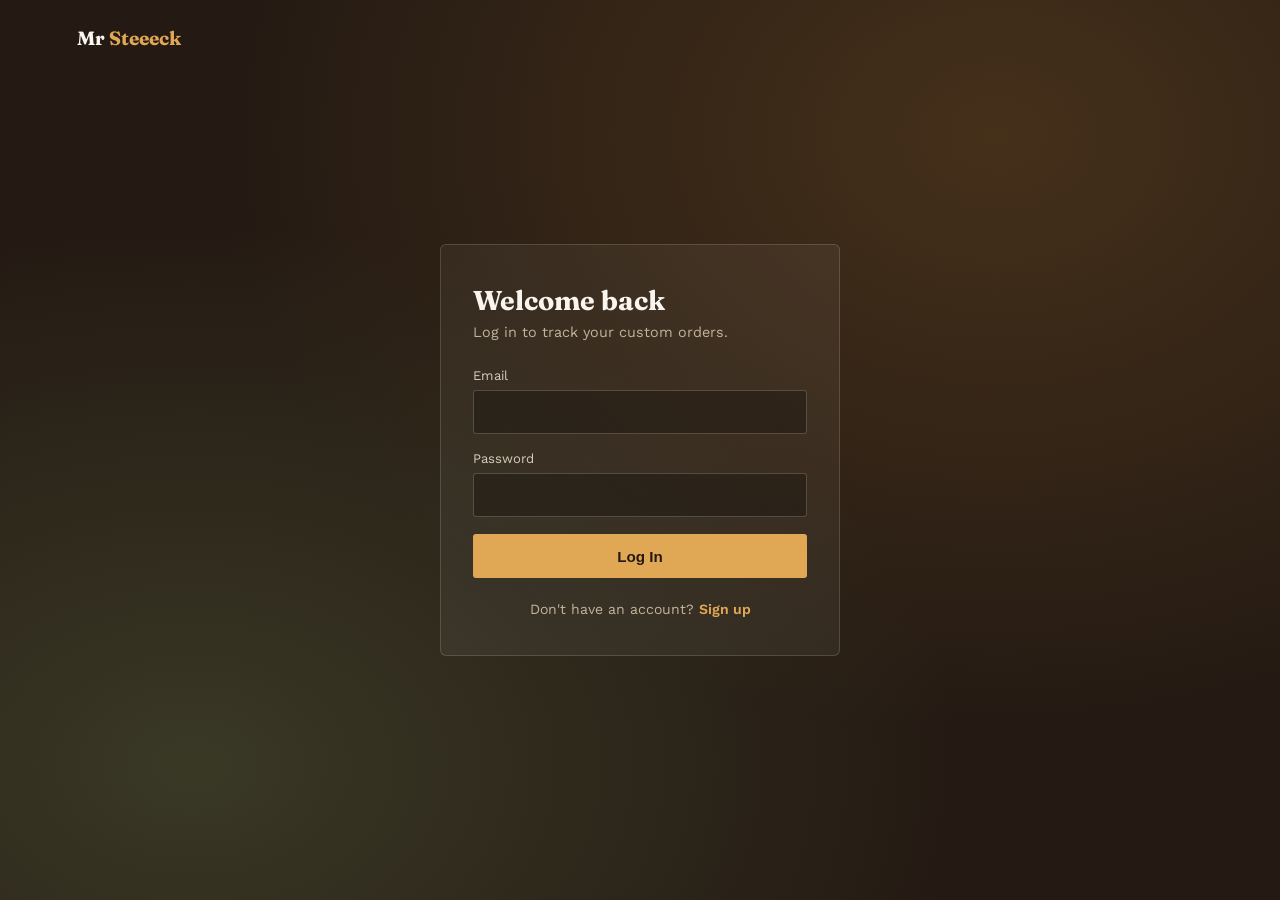
<file: public/woods.html>
<!DOCTYPE html>
<html lang="en">
<head>
<meta charset="UTF-8">
<script src="require-auth.js"></script>
<meta name="viewport" content="width=device-width, initial-scale=1.0">
<title>Wood Guide — Mr Steeeck</title>
<meta name="description" content="A visual reference guide to the wood species we use — bark and grain photos for identification.">
<meta name="theme-color" content="#241a13">
<link rel="icon" type="image/svg+xml" href="favicon.svg">
<link rel="stylesheet" href="styles.css">
</head>
<body>
<nav>
  <div class="wordmark"><a href="index.html" style="color:inherit; text-decoration:none;">Mr <span>Steeeck</span></a></div>
  <button class="nav-toggle" id="navToggle" aria-label="Open menu">&#9776;</button>
  <ul class="nav-links">
    <li><a href="index.html">Home</a></li>
    <li><a href="craft.html">The Craft</a></li>
    <li><a href="gallery.html">Gallery</a></li>
    <li><a href="woods.html" class="active">Wood Guide</a></li>
    <li><a href="sizing.html">Sizing</a></li>
    <li><a href="pets.html">Pet-Friendly</a></li>
    <li><a href="faq.html">FAQ</a></li>
    <li><a href="custom.html">Order</a></li>
    <li><a href="reviews.html">Reviews</a></li>
    <li id="navAuthSlot"><a href="auth.html">Sign In</a></li>
    <li id="navAdminSlot" style="display:none;"><a href="admin.html" style="color:var(--honey-bright); font-weight:600;">Admin</a></li>
  </ul>
</nav>
<script>
  document.getElementById('navToggle')?.addEventListener('click', () => {
    document.querySelector('.nav-links').classList.toggle('open');
  });
  document.querySelectorAll('.nav-links a').forEach(a => {
    a.addEventListener('click', () => document.querySelector('.nav-links').classList.remove('open'));
  });
</script>

<div class="page-header bark-bg">
  <a href="index.html" class="back-btn">&larr; Back to Home</a>
  <h1>Wood Guide</h1>
  <p>A field reference for the species we work with — bark for identification, and what each looks like polished on a finished piece.</p>
</div>

<section class="gallery" id="woodGuide">
  <div class="section-head">
    <span class="eyebrow">Know Your Wood</span>
    <h2>Species Reference</h2>
    <p>Tap any wood for a closer look at both its bark and its polished, finished look.</p>
  </div>

  <div class="gallery-filters" role="tablist" aria-label="Filter by category">
    <button class="filter-btn active" data-filter="all">All</button>
    <button class="filter-btn" data-filter="hardwood">Hardwood</button>
    <button class="filter-btn" data-filter="softwood">Softwood</button>
  </div>

  <div class="gallery-admin-bar" id="woodAdminBar" hidden>
    <button class="btn-primary" id="addWoodBtn" type="button">+ Add Wood Species</button>
  </div>

  <div class="gallery-grid" id="woodGrid"></div>
</section>

<!-- Wood detail modal -->
<div class="modal-overlay" id="woodModalOverlay" hidden>
  <div class="modal-frame">
    <div class="modal-box">
      <button class="modal-close" id="woodModalClose" aria-label="Close">&times;</button>
      <div class="modal-photo">
        <div class="modal-carousel" id="woodCarousel">
          <div class="modal-carousel-track" id="woodCarouselTrack"></div>
          <button class="carousel-arrow prev" id="woodPrev" aria-label="Previous" hidden>&#10094;</button>
          <button class="carousel-arrow next" id="woodNext" aria-label="Next" hidden>&#10095;</button>
          <div class="carousel-dots" id="woodDots"></div>
        </div>
      </div>
      <div class="modal-info">
        <h3 id="woodModalName">—</h3>
        <p class="modal-category" id="woodModalCategory"></p>
        <p class="modal-desc" id="woodModalDesc"></p>

        <div id="woodModalAdminControls" class="modal-admin" hidden>
          <div class="admin-divider">Admin — visible only to you</div>
          <label>Name
            <input id="editWoodName" type="text">
          </label>
          <label>Category
            <select id="editWoodCategory">
              <option value="hardwood">Hardwood</option>
              <option value="softwood">Softwood</option>
            </select>
          </label>
          <label>Description
            <textarea id="editWoodDesc" rows="4"></textarea>
          </label>
          <label>Photos <span id="editWoodPhotoCount" style="font-weight:400; color:#9a8564;"></span>
            <div id="editWoodPhotoThumbs" class="media-thumbs"></div>
          </label>
          <label id="editWoodAddPhotosWrap">Add more photos (up to 5 total)
            <input id="editWoodAddPhotos" type="file" accept="image/*" multiple>
          </label>
          <label>Video <span style="font-weight:400; color:#9a8564;">(one, optional)</span>
            <div id="editWoodVideoThumb" class="media-thumbs"></div>
            <input id="editWoodVideoFile" type="file" accept="video/*">
          </label>
          <button id="saveWoodBtn" class="btn-primary" type="button">Save Changes</button>
          <div class="msg" id="saveWoodMsg"></div>
        </div>
      </div>
    </div>
  </div>
</div>

<!-- Add wood modal (admin only) -->
<div class="modal-overlay" id="addWoodModalOverlay" hidden>
  <div class="modal-frame">
    <div class="modal-box">
      <button class="modal-close" id="addWoodModalClose" aria-label="Close">&times;</button>
      <h3 style="font-family:'Fraunces', serif; color:var(--walnut); margin-bottom:1rem;">Add New Wood Species</h3>
      <div class="add-item-form">
        <label>Name
          <input id="newWoodName" type="text" placeholder="e.g. Hickory">
        </label>
        <label>Category
          <select id="newWoodCategory">
            <option value="hardwood">Hardwood</option>
            <option value="softwood">Softwood</option>
          </select>
        </label>
        <label>Description
          <textarea id="newWoodDesc" rows="4" placeholder="What the bark looks like, what the grain looks like, any notes for identifying it in the field"></textarea>
        </label>
        <label>Photos <span style="font-weight:400; color:#9a8564;">(1 to 5 — bark, grain, whatever you've got)</span>
          <input id="newWoodFiles" type="file" accept="image/*" multiple>
        </label>
        <label>Video <span style="font-weight:400; color:#9a8564;">(optional, one)</span>
          <input id="newWoodVideo" type="file" accept="video/*">
        </label>
        <button id="createWoodBtn" class="btn-primary" type="button">Add Wood Species</button>
        <div class="msg" id="createWoodMsg"></div>
      </div>
    </div>
  </div>
</div>

<footer class="bark-bg">
  <div class="wordmark">Mr Steeeck</div>
  <p>Handmade steeecks, staffs &amp; pokers.</p>
  <p style="margin-top:0.8rem;">
    <a href="https://www.facebook.com/profile.php?id=61594110444942" target="_blank" rel="noopener" style="color:#8f8171; font-size:0.82rem; text-decoration:underline;">Find us on Facebook</a>
    &nbsp;&middot;&nbsp;
    <a href="privacy.html" style="color:#8f8171; font-size:0.82rem; text-decoration:underline;">Privacy &amp; Terms</a>
  </p>
</footer>

<script type="module">
  import { supabase, ADMIN_EMAILS } from './supabase-client.js';

  // Log this visit (fire and forget)
  supabase.from('site_visits').insert({ page: 'woods' }).then(() => {});


  let isAdmin = false;
  let woodItems = [];
  let activeWood = null;

  supabase.auth.getSession().then(({ data: { session } }) => {
    if (!session){
      const here = location.pathname.split('/').pop() || 'index.html';
      window.location.replace('auth.html?redirect=' + encodeURIComponent(here));
      return;
    }
    const adminSlot = document.getElementById('navAdminSlot');
    const authSlot = document.getElementById('navAuthSlot');
    if (session && ADMIN_EMAILS.includes(session.user.email)) {
      isAdmin = true;
      if (adminSlot) adminSlot.style.display = '';
      document.getElementById('woodAdminBar').hidden = false;
      if (authSlot) {
        authSlot.innerHTML = '<a href="#" id="navLogoutLink">Log Out</a>';
        document.getElementById('navLogoutLink').addEventListener('click', async (e) => {
          e.preventDefault();
          await supabase.auth.signOut();
          window.location.reload();
        });
      }
    } else if (session) {
      if (authSlot) authSlot.innerHTML = '<a href="profile.html">My Profile</a>';
    }
    loadWoods();
  });

  function publicUrl(bucket, path) {
    if (!path) return null;
    if (path.startsWith('http') || path.startsWith('images/')) return path;
    const { data } = supabase.storage.from(bucket).getPublicUrl(path);
    return data.publicUrl;
  }

  async function loadWoods() {
    const { data, error } = await supabase
      .from('wood_species')
      .select('*')
      .order('sort_order', { ascending: true });
    if (error) { console.error(error); return; }
    woodItems = data || [];
    renderWoods();
  }

  function firstWoodPhoto(w) {
    if (w.image_paths && w.image_paths.length) return publicUrl('wood-photos', w.image_paths[0]);
    return publicUrl('wood-photos', w.bark_image_path) || publicUrl('wood-photos', w.grain_image_path);
  }

  function renderWoods() {
    const grid = document.getElementById('woodGrid');
    grid.innerHTML = '';
    woodItems.forEach(w => {
      const thumb = firstWoodPhoto(w);
      const photoCount = (w.image_paths && w.image_paths.length) || ((w.bark_image_path ? 1 : 0) + (w.grain_image_path ? 1 : 0));
      const mediaBadge = (photoCount > 1 || w.video_path)
        ? `<div class="media-badge">${photoCount > 1 ? `📷 ${photoCount}` : ''}${photoCount > 1 && w.video_path ? ' · ' : ''}${w.video_path ? '🎬' : ''}</div>`
        : '';
      const card = document.createElement('div');
      card.className = 'gallery-card has-photo';
      card.dataset.category = w.category;
      card.innerHTML = `
        ${thumb ? `<img src="${thumb}" alt="${w.name} bark" loading="lazy">` : `<div class="icon">🪵</div>`}
        ${mediaBadge}
        <div class="info">
          <div class="label">${w.name}</div>
          <div class="sub">${w.category === 'hardwood' ? 'Hardwood' : 'Softwood'}</div>
        </div>
      `;
      card.addEventListener('click', () => openWoodModal(w));
      grid.appendChild(card);
    });
    setupRevealAndTilt();
    applyActiveFilter();
  }

  function applyActiveFilter() {
    const active = document.querySelector('.filter-btn.active');
    const filter = active ? active.dataset.filter : 'all';
    document.querySelectorAll('#woodGrid .gallery-card').forEach(card => {
      card.hidden = !(filter === 'all' || card.dataset.category === filter);
    });
  }

  document.querySelectorAll('.filter-btn').forEach(btn => {
    btn.addEventListener('click', () => {
      document.querySelectorAll('.filter-btn').forEach(b => b.classList.remove('active'));
      btn.classList.add('active');
      applyActiveFilter();
    });
  });

  // --- Detail modal ---
  const overlay = document.getElementById('woodModalOverlay');
  const carouselTrack = document.getElementById('woodCarouselTrack');
  const carouselPrev = document.getElementById('woodPrev');
  const carouselNext = document.getElementById('woodNext');
  const carouselDots = document.getElementById('woodDots');
  const modalName = document.getElementById('woodModalName');
  const modalCategory = document.getElementById('woodModalCategory');
  const modalDesc = document.getElementById('woodModalDesc');
  const adminControls = document.getElementById('woodModalAdminControls');
  const editName = document.getElementById('editWoodName');
  const editCategory = document.getElementById('editWoodCategory');
  const editDesc = document.getElementById('editWoodDesc');
  const editPhotoCount = document.getElementById('editWoodPhotoCount');
  const editPhotoThumbs = document.getElementById('editWoodPhotoThumbs');
  const editAddPhotosWrap = document.getElementById('editWoodAddPhotosWrap');
  const editAddPhotos = document.getElementById('editWoodAddPhotos');
  const editVideoThumb = document.getElementById('editWoodVideoThumb');
  const editVideoFile = document.getElementById('editWoodVideoFile');
  const saveMsg = document.getElementById('saveWoodMsg');

  let carouselSlides = [];
  let carouselIndex = 0;
  let carouselTimer = null;
  let editPhotosPending = [];

  function woodSlides(w) {
    let photos = (w.image_paths && w.image_paths.length) ? w.image_paths.slice() : [];
    if (!photos.length) {
      if (w.bark_image_path) photos.push(w.bark_image_path);
      if (w.grain_image_path) photos.push(w.grain_image_path);
    }
    const slides = photos.map(p => ({ type: 'image', src: publicUrl('wood-photos', p) }));
    if (w.video_path) slides.push({ type: 'video', src: publicUrl('wood-photos', w.video_path) });
    return slides;
  }

  function stopCarouselAuto(){
    if (carouselTimer){ clearInterval(carouselTimer); carouselTimer = null; }
  }

  function startCarouselAuto(){
    stopCarouselAuto();
    if (carouselSlides.length > 1){
      carouselTimer = setInterval(() => {
        const activeEl = carouselTrack.children[carouselIndex];
        const activeVideo = activeEl?.querySelector('video');
        if (activeVideo && !activeVideo.paused) return;
        carouselIndex = (carouselIndex + 1) % carouselSlides.length;
        renderCarousel();
      }, 3000);
    }
  }

  function renderCarousel() {
    if (carouselSlides.length === 0) {
      carouselTrack.innerHTML = `<div class="carousel-slide"><img src="${PLACEHOLDER_IMG}" alt="Photo coming soon"></div>`;
      carouselPrev.hidden = true; carouselNext.hidden = true; carouselDots.hidden = true;
      return;
    }
    carouselTrack.innerHTML = carouselSlides.map(s =>
      s.type === 'video'
        ? `<div class="carousel-slide"><video src="${s.src}" controls playsinline></video></div>`
        : `<div class="carousel-slide"><img src="${s.src}" alt=""></div>`
    ).join('');
    carouselTrack.style.transform = `translateX(-${carouselIndex * 100}%)`;
    const multi = carouselSlides.length > 1;
    carouselPrev.hidden = !multi;
    carouselNext.hidden = !multi;
    carouselDots.hidden = !multi;
    carouselDots.innerHTML = multi ? carouselSlides.map((_, i) =>
      `<span class="dot ${i === carouselIndex ? 'active' : ''}" data-i="${i}"></span>`
    ).join('') : '';
    carouselDots.querySelectorAll('.dot').forEach(d => {
      d.addEventListener('click', () => {
        carouselIndex = parseInt(d.dataset.i);
        renderCarousel();
        startCarouselAuto();
      });
    });
    carouselTrack.querySelectorAll('video').forEach(v => {
      v.addEventListener('play', stopCarouselAuto);
      v.addEventListener('pause', startCarouselAuto);
      v.addEventListener('ended', startCarouselAuto);
    });
  }
  carouselPrev.addEventListener('click', () => {
    carouselIndex = (carouselIndex - 1 + carouselSlides.length) % carouselSlides.length;
    renderCarousel();
    startCarouselAuto();
  });
  carouselNext.addEventListener('click', () => {
    carouselIndex = (carouselIndex + 1) % carouselSlides.length;
    renderCarousel();
    startCarouselAuto();
  });
  // Note: no pause-on-hover — see gallery.html for why.

  function drawEditThumbs() {
    editPhotoCount.textContent = `(${editPhotosPending.length}/5)`;
    editPhotoThumbs.innerHTML = editPhotosPending.map((p, i) => `
      <div class="media-thumb">
        <img src="${p.isNew ? p.preview : publicUrl('wood-photos', p.path)}" alt="">
        <button type="button" class="thumb-remove" data-i="${i}">&times;</button>
      </div>
    `).join('');
    editPhotoThumbs.querySelectorAll('.thumb-remove').forEach(btn => {
      btn.addEventListener('click', () => {
        editPhotosPending.splice(parseInt(btn.dataset.i), 1);
        drawEditThumbs();
      });
    });
    editAddPhotosWrap.hidden = editPhotosPending.length >= 5;
  }

  editAddPhotos.addEventListener('change', () => {
    const room = 5 - editPhotosPending.length;
    Array.from(editAddPhotos.files).slice(0, room).forEach(file => {
      editPhotosPending.push({ path: null, isNew: true, file, preview: URL.createObjectURL(file) });
    });
    editAddPhotos.value = '';
    drawEditThumbs();
  });

  function renderEditThumbs(w) {
    let photos = (w.image_paths && w.image_paths.length) ? w.image_paths.slice() : [];
    if (!photos.length) {
      if (w.bark_image_path) photos.push(w.bark_image_path);
      if (w.grain_image_path) photos.push(w.grain_image_path);
    }
    editPhotosPending = photos.map(p => ({ path: p, isNew: false, file: null }));
    drawEditThumbs();
    editVideoThumb.innerHTML = w.video_path
      ? `<div class="media-thumb"><video src="${publicUrl('wood-photos', w.video_path)}" muted></video><button type="button" class="thumb-remove" id="removeWoodVideoBtn">&times;</button></div>`
      : '<span style="color:#9a8564; font-size:0.85rem;">No video yet</span>';
    const removeBtn = document.getElementById('removeWoodVideoBtn');
    if (removeBtn) removeBtn.addEventListener('click', () => {
      activeWood._videoRemoved = true;
      editVideoThumb.innerHTML = '<span style="color:#9a8564; font-size:0.85rem;">Will be removed on save</span>';
    });
  }

  const PLACEHOLDER_IMG = 'data:image/svg+xml;utf8,' + encodeURIComponent(
    `<svg xmlns="http://www.w3.org/2000/svg" width="400" height="300"><rect width="400" height="300" fill="#e8dcc0"/><text x="50%" y="50%" font-family="sans-serif" font-size="18" fill="#8a7960" text-anchor="middle">Photo coming soon</text></svg>`
  );

  function openWoodModal(w) {
    activeWood = w;
    activeWood._videoRemoved = false;
    carouselSlides = woodSlides(w);
    carouselIndex = 0;
    renderCarousel();
    startCarouselAuto();

    modalName.textContent = w.name;
    modalCategory.textContent = w.category === 'hardwood' ? 'Hardwood' : 'Softwood';
    modalDesc.textContent = w.description || 'No description yet.';

    if (isAdmin) {
      adminControls.hidden = false;
      editName.value = w.name;
      editCategory.value = w.category;
      editDesc.value = w.description || '';
      renderEditThumbs(w);
      editVideoFile.value = '';
      saveMsg.textContent = '';
    } else {
      adminControls.hidden = true;
    }

    overlay.hidden = false;
    document.body.style.overflow = 'hidden';
  }

  function closeWoodModal() {
    stopCarouselAuto();
    overlay.hidden = true;
    document.body.style.overflow = '';
    activeWood = null;
  }

  document.getElementById('woodModalClose').addEventListener('click', closeWoodModal);
  overlay.addEventListener('click', (e) => { if (e.target === overlay) closeWoodModal(); });
  document.addEventListener('keydown', (e) => { if (e.key === 'Escape' && !overlay.hidden) closeWoodModal(); });

  async function resizeImageFile(file, maxDim = 1400, quality = 0.75) {
    if (!file.type.startsWith('image/')) return file; // never touch videos
    try {
      const bitmap = await createImageBitmap(file);
      const { width, height } = bitmap;
      if (Math.max(width, height) <= maxDim) {
        bitmap.close?.();
        return file;
      }
      const scale = maxDim / Math.max(width, height);
      const targetW = Math.round(width * scale);
      const targetH = Math.round(height * scale);
      const canvas = document.createElement('canvas');
      canvas.width = targetW;
      canvas.height = targetH;
      const ctx = canvas.getContext('2d');
      ctx.drawImage(bitmap, 0, 0, targetW, targetH);
      bitmap.close?.();
      const blob = await new Promise(resolve => canvas.toBlob(resolve, 'image/webp', quality));
      if (!blob) return file;
      return new File([blob], file.name.replace(/\.\w+$/, '.webp'), { type: 'image/webp' });
    } catch (e) {
      console.warn('Image resize failed, uploading original file instead', e);
      return file;
    }
  }

  async function uploadWoodPhoto(file) {
    const processed = await resizeImageFile(file);
    const ext = processed.name.split('.').pop();
    const path = `${Date.now()}-${Math.random().toString(36).slice(2, 8)}.${ext}`;
    const { error } = await supabase.storage.from('wood-photos').upload(path, processed, { cacheControl: '3600', upsert: false });
    if (error) throw error;
    return path;
  }

  document.getElementById('saveWoodBtn').addEventListener('click', async () => {
    if (!activeWood) return;
    if (editPhotosPending.length === 0) {
      saveMsg.textContent = 'Please keep at least 1 photo.';
      return;
    }
    saveMsg.textContent = 'Saving...';
    try {
      const finalPaths = [];
      for (const p of editPhotosPending) {
        finalPaths.push(p.isNew ? await uploadWoodPhoto(p.file) : p.path);
      }
      let videoPath = activeWood.video_path;
      if (activeWood._videoRemoved) videoPath = null;
      if (editVideoFile.files[0]) videoPath = await uploadWoodPhoto(editVideoFile.files[0]);

      const updates = {
        name: editName.value.trim(),
        category: editCategory.value,
        description: editDesc.value.trim(),
        image_paths: finalPaths,
        bark_image_path: finalPaths[0] || null,
        grain_image_path: finalPaths[1] || null,
        video_path: videoPath
      };
      const { error } = await supabase.from('wood_species').update(updates).eq('id', activeWood.id);
      if (error) throw error;
      Object.assign(activeWood, updates);
      const idx = woodItems.findIndex(x => x.id === activeWood.id);
      if (idx !== -1) woodItems[idx] = activeWood;
      saveMsg.textContent = 'Saved!';
      carouselSlides = woodSlides(activeWood);
      carouselIndex = 0;
      renderCarousel();
      startCarouselAuto();
      renderWoods();
    } catch (err) {
      console.error(err);
      saveMsg.textContent = 'Could not save — try again.';
    }
  });

  // --- Add wood modal ---
  const addOverlay = document.getElementById('addWoodModalOverlay');
  const addWoodBtn = document.getElementById('addWoodBtn');
  const createWoodBtn = document.getElementById('createWoodBtn');
  const createMsg = document.getElementById('createWoodMsg');
  const newWoodFiles = document.getElementById('newWoodFiles');
  const newWoodVideo = document.getElementById('newWoodVideo');

  function openAddWoodModal() {
    document.getElementById('newWoodName').value = '';
    document.getElementById('newWoodCategory').value = 'hardwood';
    document.getElementById('newWoodDesc').value = '';
    newWoodFiles.value = '';
    newWoodVideo.value = '';
    createMsg.textContent = '';
    addOverlay.hidden = false;
    document.body.style.overflow = 'hidden';
  }
  function closeAddWoodModal() {
    addOverlay.hidden = true;
    document.body.style.overflow = '';
  }
  addWoodBtn?.addEventListener('click', openAddWoodModal);
  document.getElementById('addWoodModalClose').addEventListener('click', closeAddWoodModal);
  addOverlay.addEventListener('click', (e) => { if (e.target === addOverlay) closeAddWoodModal(); });

  createWoodBtn.addEventListener('click', async () => {
    const name = document.getElementById('newWoodName').value.trim();
    const files = Array.from(newWoodFiles.files).slice(0, 5);
    if (!name) { createMsg.textContent = 'Please give it a name.'; return; }
    if (files.length === 0) { createMsg.textContent = 'Please choose at least 1 photo (up to 5).'; return; }

    createWoodBtn.disabled = true;
    try {
      const imagePaths = [];
      for (let i = 0; i < files.length; i++) {
        createMsg.textContent = `Uploading photo ${i + 1} of ${files.length}...`;
        imagePaths.push(await uploadWoodPhoto(files[i]));
      }
      let videoPath = null;
      if (newWoodVideo.files[0]) {
        createMsg.textContent = 'Uploading video...';
        videoPath = await uploadWoodPhoto(newWoodVideo.files[0]);
      }

      createMsg.textContent = 'Saving...';
      const maxSort = woodItems.reduce((m, w) => Math.max(m, w.sort_order || 0), 0);
      const { data: inserted, error } = await supabase.from('wood_species').insert({
        name,
        category: document.getElementById('newWoodCategory').value,
        description: document.getElementById('newWoodDesc').value.trim(),
        image_paths: imagePaths,
        bark_image_path: imagePaths[0] || null,
        grain_image_path: imagePaths[1] || null,
        video_path: videoPath,
        sort_order: maxSort + 1
      }).select().single();
      if (error) throw error;
      woodItems.push(inserted);
      renderWoods();
      createMsg.textContent = 'Added!';
      setTimeout(closeAddWoodModal, 700);
    } catch (err) {
      console.error(err);
      createMsg.textContent = 'Could not save — try again.';
    } finally {
      createWoodBtn.disabled = false;
    }
  });

  // --- Reveal + tilt ---
  const revealObserver = new IntersectionObserver((entries) => {
    entries.forEach(entry => {
      if (entry.isIntersecting) {
        entry.target.classList.add('revealed');
        revealObserver.unobserve(entry.target);
      }
    });
  }, { threshold: 0.15 });

  function setupRevealAndTilt() {
    const revealEls = document.querySelectorAll('.gallery-card, .section-head');
    revealEls.forEach(el => {
      if (!el.classList.contains('reveal')) {
        el.classList.add('reveal');
        revealObserver.observe(el);
      }
    });
    if (window.matchMedia('(hover: hover)').matches) {
      document.querySelectorAll('.gallery-card').forEach(card => {
        if (card.dataset.tiltBound) return;
        card.dataset.tiltBound = '1';
        card.addEventListener('mousemove', (e) => {
          const rect = card.getBoundingClientRect();
          const x = (e.clientX - rect.left) / rect.width - 0.5;
          const y = (e.clientY - rect.top) / rect.height - 0.5;
          card.style.transform = `translateY(-4px) scale(1.02) rotateX(${(-y * 6).toFixed(2)}deg) rotateY(${(x * 6).toFixed(2)}deg)`;
        });
        card.addEventListener('mouseleave', () => { card.style.transform = ''; });
      });
    }
  }

  setupRevealAndTilt();
</script>
<script type="module" src="chat-widget.js"></script>
</body>
</html>
</file>
<file: public/styles.css>
@import url('https://fonts.googleapis.com/css2?family=Fraunces:opsz,wght@9..144,400;9..144,600;9..144,700&family=Work+Sans:wght@400;500;600&display=swap');

/* Safety net: the HTML "hidden" attribute must always hide an element,
   no matter what display value another rule sets on that same element. */
[hidden]{display:none !important;}

  :root{
    --bark:#241a13;
    --walnut:#4a2e1e;
    --honey:#c98a3e;
    --honey-bright:#e0a854;
    --parchment:#efe6d0;
    --bone:#faf6ef;
    --moss:#6b7d4f;
    --moss-deep:#3f4b2c;
    --forest:#2f3b26;
    --birch:#e8e1d0;
    --birch-mark:#3a332a;
    --sap:#b8792f;
  }

  *{margin:0;padding:0;box-sizing:border-box;}

  /* Real bark texture: vertical ridges + cracks + scattered moss patches */
  .bark-bg{
    background-image:
      linear-gradient(rgba(18,12,8,0.42), rgba(18,12,8,0.42)),
      url('images/bg-oak-fire.webp');
    background-size:cover;
    background-position:center top;
    background-color:var(--bark);
  }
  .wood-card, .gallery-card, .process-step{transform-style:preserve-3d;}
  .reveal{opacity:0; transform:translateY(28px); transition:opacity 0.7s ease, transform 0.7s ease;}
  .reveal.revealed{opacity:1; transform:translateY(0);}
  @media (prefers-reduced-motion: reduce){
    .reveal{opacity:1; transform:none; transition:none;}
  }
  html, body{max-width:100%; overflow-x:hidden;}
  img, svg{max-width:100%; height:auto;}
  html{scroll-behavior:smooth;}
  body{
    font-family:'Work Sans', sans-serif;
    background-image:
      linear-gradient(rgba(239,230,208,0.55), rgba(239,230,208,0.55)),
      url('images/body-birch.webp');
    background-size:cover;
    background-position:center;
    background-attachment:scroll;
    background-repeat:no-repeat;
    background-color:var(--birch);
    color:var(--bark);
    line-height:1.6;
    position:relative;
  }
  /* fixed-background "parallax" backdrop only on devices that can afford it —
     background-attachment:fixed is a well-known scroll-jank culprit on mobile browsers */
  @media (hover:hover) and (pointer:fine){
    body{ background-attachment:fixed; }
  }
  body::before{
    content:"";
    position:fixed; inset:0;
    pointer-events:none;
    z-index:1000;
    opacity:0.035;
    background-image:url("data:image/svg+xml,%3Csvg xmlns='http://www.w3.org/2000/svg' width='120' height='120'%3E%3Cfilter id='n'%3E%3CfeTurbulence type='fractalNoise' baseFrequency='0.9' numOctaves='2' stitchTiles='stitch'/%3E%3C/filter%3E%3Crect width='100%25' height='100%25' filter='url(%23n)'/%3E%3C/svg%3E");
    mix-blend-mode:multiply;
  }
  @media (prefers-reduced-motion: reduce){
    html{scroll-behavior:auto;}
    *{animation-duration:0.01ms !important; transition-duration:0.01ms !important;}
  }

  h1,h2,h3{
    font-family:'Fraunces', serif;
    font-weight:700;
    letter-spacing:-0.01em;
  }

  a{color:inherit;}
  button, .btn{
    font-family:'Work Sans', sans-serif;
    cursor:pointer;
    border:none;
  }
  :focus-visible{
    outline:3px solid var(--honey-bright);
    outline-offset:3px;
  }

  /* ===== NAV ===== */
  nav{
    position:sticky; top:0; z-index:50;
    display:flex; align-items:center; justify-content:space-between;
    padding:1.1rem 6vw;
    background-image:
      linear-gradient(rgba(36,26,19,0.88), rgba(36,26,19,0.88)),
      url('images/nav-oak.webp');
    background-size:cover;
    background-position:center;
    background-color:rgba(36,26,19,0.94);
    color:var(--bone);
  }
  nav .wordmark{
    font-family:'Fraunces', serif;
    font-weight:700;
    font-size:1.25rem;
    letter-spacing:0.02em;
  }
  nav .wordmark span{color:var(--honey-bright);}
  nav ul{
    list-style:none;
    display:flex;
    gap:1.8rem;
    font-size:0.92rem;
  }
  nav ul a{
    text-decoration:none; opacity:0.85; transition:opacity 0.2s;
    position:relative; padding-bottom:3px; white-space:nowrap;
  }
  nav ul a::after{
    content:"";
    position:absolute; left:0; bottom:0;
    width:0%; height:1.5px;
    background:var(--honey-bright);
    transition:width 0.25s ease;
  }
  nav ul a:hover::after{width:100%;}
  nav ul a:hover{opacity:1;}
  nav ul a.active{opacity:1; color:var(--honey-bright);}
  nav ul a.active::after{width:100%;}
  nav .nav-links{display:flex;}

  .nav-toggle{
    display:none;
    background:none; border:1px solid rgba(224,168,84,0.5); border-radius:4px;
    color:var(--honey-bright); font-size:1.3rem; line-height:1;
    padding:0.4rem 0.7rem; cursor:pointer;
  }

  @media (max-width:1024px){
    nav{padding:1rem 5vw; position:relative; flex-wrap:nowrap;}
    .nav-toggle{display:block;}
    nav ul.nav-links{
      display:none;
      position:absolute; top:100%; left:0; right:0;
      flex-direction:column; gap:0;
      background:var(--bark);
      border-top:1px solid rgba(224,168,84,0.25);
      box-shadow:0 12px 24px rgba(0,0,0,0.4);
      max-width:none; overflow-x:visible; max-height:75vh; overflow-y:auto;
    }
    nav ul.nav-links.open{display:flex;}
    nav ul.nav-links li{width:100%; border-bottom:1px solid rgba(250,246,239,0.08);}
    nav ul.nav-links a{
      display:block; padding:0.95rem 6vw; font-size:0.95rem;
      white-space:normal;
    }
    nav ul.nav-links a::after{display:none;}
    nav ul.nav-links a.active{background:rgba(224,168,84,0.1);}
  }
  @media (max-width:420px){
    nav{padding:0.9rem 4vw;}
    nav .wordmark{font-size:1.05rem;}
  }

  /* ===== EXPLORE GRID (homepage section links) ===== */
  .explore{background:rgba(239,230,208,0.3);}
  .explore-grid{
    display:grid; grid-template-columns:repeat(auto-fit, minmax(150px, 1fr));
    gap:1rem; max-width:960px; margin:0 auto;
  }
  .explore-card{
    display:block; text-decoration:none;
    background-image:linear-gradient(rgba(250,246,239,0.86), rgba(250,246,239,0.86)), url('images/embers-molten.webp');
    background-size:cover; background-position:center;
    border:1px solid #e3d5ba; border-radius:6px;
    padding:1.4rem 1.1rem; text-align:center;
    transition:transform 0.2s ease, box-shadow 0.2s ease;
  }
  .explore-card:hover{transform:translateY(-4px); box-shadow:0 14px 26px rgba(74,46,30,0.18);}
  .explore-card .icon{font-size:1.7rem; margin-bottom:0.6rem;}
  .explore-card .label{font-family:'Fraunces', serif; font-weight:600; color:var(--walnut); font-size:1rem; text-shadow:0 0 6px rgba(250,246,239,0.9);}
  .explore-card .sub{font-size:0.78rem; color:#6b5a40; margin-top:0.3rem; text-shadow:0 0 6px rgba(250,246,239,0.9);}

  /* ===== PAGE HEADER (subpage back button + title) ===== */
  .page-header{
    background-color:var(--bark);
    padding:2.2rem 6vw 1.6rem;
    text-align:center;
  }
  .back-btn{
    display:inline-flex; align-items:center; gap:0.4rem;
    color:var(--honey-bright); text-decoration:none;
    font-size:0.88rem; font-weight:600;
    margin-bottom:1.2rem;
    transition:transform 0.18s ease;
  }
  .back-btn:hover{transform:translateX(-3px);}
  .page-header h1{
    font-family:'Fraunces', serif; font-size:clamp(1.8rem, 5vw, 2.6rem);
    color:var(--bone);
  }
  .page-header p{
    color:#d8cdbc; margin-top:0.6rem; max-width:52ch; margin-left:auto; margin-right:auto;
    font-size:1rem; line-height:1.6;
  }

  /* ===== CAROUSEL ARROWS ===== */
  .carousel-arrow{
    position:absolute; top:50%; transform:translateY(-50%);
    width:38px; height:38px; border-radius:50%;
    background:rgba(36,26,19,0.75);
    border:1px solid rgba(224,168,84,0.4);
    color:var(--honey-bright);
    font-size:1.1rem; line-height:1;
    display:flex; align-items:center; justify-content:center;
    cursor:pointer; z-index:4;
    transition:background 0.2s ease, transform 0.2s ease;
  }
  .carousel-arrow:hover{background:rgba(36,26,19,0.95); transform:translateY(-50%) scale(1.08);}
  .carousel-arrow.prev{left:-6px;}
  .carousel-arrow.next{right:-6px;}
  @media (max-width:500px){
    .carousel-arrow{width:32px; height:32px; font-size:0.95rem;}
    .carousel-arrow.prev{left:-2px;}
    .carousel-arrow.next{right:-2px;}
  }

  /* ===== HERO ===== */
  .hero{
    position:relative;
    min-height:78vh;
    display:flex;
    flex-direction:column;
    align-items:center;
    text-align:center;
    padding:7rem 6vw 3.5rem;
    background:
      radial-gradient(ellipse at 78% 15%, #45301a 0%, transparent 55%),
      radial-gradient(circle 90px at 12% 18%, rgba(120,140,90,0.32), transparent 70%),
      radial-gradient(circle 60px at 85% 68%, rgba(63,75,44,0.3), transparent 70%),
      radial-gradient(circle 50px at 22% 82%, rgba(107,125,79,0.24), transparent 70%),
      repeating-linear-gradient(89deg,
        rgba(0,0,0,0.22) 0px, rgba(0,0,0,0.22) 2px,
        transparent 2px, transparent 7px,
        rgba(0,0,0,0.12) 7px, rgba(0,0,0,0.12) 9px,
        transparent 9px, transparent 19px),
      repeating-linear-gradient(93deg,
        rgba(255,255,255,0.035) 0px, rgba(255,255,255,0.035) 1px,
        transparent 1px, transparent 13px),
      repeating-linear-gradient(86deg,
        rgba(0,0,0,0.28) 0px, rgba(0,0,0,0.28) 1px,
        transparent 1px, transparent 41px),
      var(--bark);
    color:var(--bone);
    overflow:hidden;
  }
  @media (max-width:880px){
    .hero{min-height:auto; padding:5.5rem 6vw 3.5rem;}
  }
  .hero-copy{position:relative; z-index:2; max-width:760px;}
  .leaves{position:absolute; inset:0; overflow:hidden; z-index:1; pointer-events:none;}
  .leaf{
    position:absolute; top:-30px;
    font-size:1.1rem;
    opacity:0.55;
    animation:leafFall linear infinite;
  }
  @keyframes leafFall{
    0%{transform:translateY(0) translateX(0) rotate(0deg); opacity:0;}
    8%{opacity:0.6;}
    92%{opacity:0.5;}
    100%{transform:translateY(110vh) translateX(var(--drift, 40px)) rotate(340deg); opacity:0;}
  }
  @media (prefers-reduced-motion: reduce){
    .leaf{animation:none; display:none;}
  }
  .hero .eyebrow{
    font-size:0.8rem;
    letter-spacing:0.22em;
    text-transform:uppercase;
    color:var(--honey-bright);
    margin-bottom:1.4rem;
    cursor:default;
    user-select:none;
    animation:eyebrowReveal 1.4s ease-out both;
  }
  @keyframes eyebrowReveal{
    0%{opacity:0; letter-spacing:0.5em; transform:translateY(-4px);}
    100%{opacity:1; letter-spacing:0.22em; transform:translateY(0);}
  }
  @media (prefers-reduced-motion: reduce){
    .hero .eyebrow{animation:none;}
  }
  .hero h1{
    font-size:clamp(2.6rem, 6vw, 5rem);
    line-height:0.98;
    color:var(--bone);
    text-shadow:0 4px 24px rgba(0,0,0,0.4);
  }
  .hero h1 em{
    font-style:italic;
    color:var(--honey-bright);
    text-shadow:0 4px 24px rgba(224,168,84,0.25);
  }
  .hero p.tagline{
    max-width:56ch;
    margin:1.6rem auto 2.4rem;
    font-size:1.2rem;
    line-height:1.7;
    color:#ecdfc8;
  }
  .hero .cta-row{
    display:flex; gap:1rem; flex-wrap:wrap; justify-content:center;
  }
  .tree-showcase{
    position:relative;
    display:grid;
    place-items:center;
    min-height:420px;
    padding:2rem 0;
  }
  .tree-showcase > *{grid-area:1 / 1;}
  .tree-showcase .glow{
    position:relative;
    width:360px; height:360px;
    background:radial-gradient(circle, rgba(107,125,79,0.28) 0%, rgba(201,138,62,0.18) 45%, transparent 72%);
    filter:blur(14px);
  }
  .tree-showcase svg{width:min(440px, 88vw); height:auto; position:relative;}
  @media (max-width:500px){
    .tree-showcase{min-height:320px;}
  }

  /* Live shop carousel */
  .shop-carousel{
    position:relative;
    width:340px; height:340px;
  }
  @media (max-width:880px){.shop-carousel{width:270px; height:270px;}}
  @media (max-width:400px){.shop-carousel{width:220px; height:220px;}}
  .shop-carousel-circle{
    position:relative;
    width:100%; height:100%;
    border-radius:50%;
    overflow:hidden;
    border:3px solid rgba(224,168,84,0.5);
    box-shadow:0 25px 50px rgba(0,0,0,0.5), inset 0 0 40px rgba(0,0,0,0.35);
    cursor:pointer;
    transition:transform 0.22s ease, box-shadow 0.22s ease;
  }
  .shop-carousel-circle:hover{transform:scale(1.04); box-shadow:0 30px 55px rgba(0,0,0,0.55), inset 0 0 40px rgba(0,0,0,0.35);}
  .shop-slide{
    position:absolute; inset:0;
    display:flex; flex-direction:column; align-items:center; justify-content:center;
    text-align:center;
    padding:1.2rem;
    opacity:0;
    transform:scale(1.06);
    transition:opacity 0.7s ease, transform 0.7s ease;
  }
  .shop-slide.active{opacity:1; transform:scale(1);}
  .shop-slide .swatch{
    width:64px; height:64px; border-radius:50%;
    margin-bottom:0.8rem;
    box-shadow:inset 0 0 18px rgba(0,0,0,0.3), 0 4px 12px rgba(0,0,0,0.3);
  }
  .shop-slide .item-name{
    font-family:'Fraunces', serif; font-weight:600;
    color:var(--bone); font-size:1.05rem; margin-bottom:0.35rem;
  }
  .shop-slide .item-price{
    color:var(--honey-bright); font-weight:600; font-size:0.95rem;
    background:rgba(0,0,0,0.25);
    padding:0.2rem 0.7rem; border-radius:20px;
  }
  .shop-dots{
    display:flex; gap:0.4rem; justify-content:center;
    position:absolute; bottom:14px; left:0; right:0; z-index:3;
  }
  .shop-dots span{
    width:6px; height:6px; border-radius:50%;
    background:rgba(250,246,239,0.35);
    transition:background 0.3s ease, transform 0.3s ease;
  }
  .shop-dots span.active{background:var(--honey-bright); transform:scale(1.3);}

  /* Hover-pop on clickable things, site-wide */
  nav ul a, .wood-card, .gallery-card, .process-step, .btn-primary, .btn-secondary{
    transition:transform 0.22s ease, box-shadow 0.22s ease, background 0.22s ease, border-color 0.22s ease, opacity 0.22s ease;
  }
  nav ul a:hover{transform:translateY(-1px) scale(1.06);}
  .wood-card:hover{transform:translateY(-3px) scale(1.015); box-shadow:0 16px 32px rgba(74,46,30,0.18);}
  .process-step{border-radius:6px; padding:0.4rem;}
  .process-step:hover{transform:translateY(-4px) scale(1.03);}
  .btn-primary{
    background:var(--honey-bright);
    color:var(--bark);
    padding:0.95rem 1.9rem;
    border-radius:2px;
    font-weight:600;
    font-size:0.95rem;
    letter-spacing:0.01em;
    text-decoration:none;
    display:inline-block;
    box-shadow:0 8px 20px rgba(201,138,62,0.25);
    transition:transform 0.15s ease, background 0.15s ease, box-shadow 0.15s ease;
  }
  .btn-primary:hover{background:#f0bd6f; transform:translateY(-2px); box-shadow:0 12px 26px rgba(201,138,62,0.35);}
  .btn-secondary{
    background:transparent;
    color:var(--bone);
    border:1px solid rgba(250,246,239,0.35) !important;
    padding:0.95rem 1.9rem;
    border-radius:2px;
    font-weight:500;
    font-size:0.95rem;
    text-decoration:none;
    display:inline-block;
    transition:border-color 0.15s ease, background 0.15s ease, transform 0.15s ease;
  }
  .btn-secondary:hover{background:rgba(250,246,239,0.08); border-color:var(--bone) !important; transform:translateY(-2px);}

  /* ===== GROWTH RING SIGNATURE ===== */
  .ring{
    fill:none;
    stroke:var(--honey);
    stroke-width:1.4;
    opacity:0;
    transform-origin:center;
    stroke-dasharray:900;
    stroke-dashoffset:900;
  }
  .ring.drawn{
    animation:draw 1.1s ease forwards;
  }
  @keyframes draw{
    to{opacity:0.85; stroke-dashoffset:0;}
  }
  .rings-caption{
    text-align:center;
    font-size:0.8rem;
    color:#b7a892;
    margin-top:1rem;
    letter-spacing:0.04em;
  }
  .rings-subcaption{
    text-align:center;
    font-size:0.72rem; letter-spacing:0.08em; text-transform:uppercase;
    color:#8f8171; margin-top:0.4rem;
  }

  /* ===== SECTION SHARED ===== */
  section{padding:5.5rem 6vw;}
  @media (max-width:480px){
    section{padding:3.6rem 5.5vw;}
  }
  .section-head{max-width:640px; margin:0 auto 3rem;}
  .section-head .eyebrow{
    font-size:0.78rem; letter-spacing:0.18em; text-transform:uppercase;
    color:var(--moss); margin-bottom:0.7rem; display:block; font-weight:600;
  }
  .section-head h2{font-size:clamp(1.9rem, 4vw, 2.6rem); color:var(--walnut);}
  .section-head p{color:#4a3c2e; margin-top:0.9rem; font-size:1.06rem; line-height:1.7;}

  /* ===== STORY / WOOD TYPES ===== */
  .story{background:rgba(250,246,239,0.35);}
  .wood-grid{
    display:grid; grid-template-columns:1fr 1fr; gap:1.6rem;
    max-width:920px; margin:0 auto;
  }
  @media (max-width:700px){.wood-grid{grid-template-columns:1fr;}}
  .wood-card{
    background:var(--parchment);
    border:1px solid #e3d5ba;
    border-radius:4px;
    padding:2rem;
  }
  .wood-card.hard{
    border-left:5px solid var(--walnut);
    background-image:linear-gradient(rgba(239,230,208,0.90), rgba(239,230,208,0.90)), url('images/box-bark-oak.webp');
    background-size:cover; background-position:center;
  }
  .wood-card.soft{
    border-left:5px solid var(--moss);
    background-image:linear-gradient(rgba(239,230,208,0.90), rgba(239,230,208,0.90)), url('images/box-bark-birch.webp');
    background-size:cover; background-position:center;
  }
  .wood-card .tag{
    font-size:0.72rem; letter-spacing:0.14em; text-transform:uppercase;
    font-weight:600; color:var(--honey);
  }
  .wood-card h3{font-size:1.35rem; margin:0.4rem 0 0.7rem; color:var(--walnut);}
  .wood-card p{color:#4a3c2e; font-size:1rem; line-height:1.65;}

  /* ===== GALLERY ===== */
  .gallery{background:rgba(239,230,208,0.3);}
  .gallery-grid{
    display:grid;
    grid-template-columns:repeat(auto-fit, minmax(220px, 1fr));
    gap:1.4rem;
    max-width:1080px; margin:0 auto;
  }
  .gallery-card{
    aspect-ratio:4/5;
    border-radius:4px;
    background-image:linear-gradient(rgba(216,198,162,0.75), rgba(216,198,162,0.75)), url('images/box-bark-oak2.webp');
    background-size:cover; background-position:center;
    border:1.5px dashed #a98f63;
    display:flex; flex-direction:column; align-items:center; justify-content:center;
    text-align:center; padding:1.2rem;
    color:#4a3c2e;
  }
  .gallery-card .icon{font-size:1.8rem; margin-bottom:0.6rem;}
  .gallery-card .label{font-weight:600; font-size:0.92rem;}
  .gallery-card .sub{font-size:0.78rem; margin-top:0.3rem; color:#7d6c50;}
  .gallery-card{transition:transform 0.2s ease, box-shadow 0.2s ease;}
  .gallery-card:hover{transform:translateY(-4px); box-shadow:0 14px 28px rgba(74,46,30,0.15);}

  .gallery-card.has-photo{
    background-image:linear-gradient(rgba(250,246,239,0.88), rgba(250,246,239,0.88)), url('images/embers-molten.webp');
    background-size:cover; background-position:center;
    border:1px solid #e3d5ba;
    padding:0; overflow:hidden; justify-content:flex-start;
    position:relative;
  }
  .gallery-card.has-photo img{
    width:100%; height:70%; object-fit:cover; display:block;
  }
  .gallery-card.has-photo .info{
    padding:0.8rem 1rem; width:100%; text-align:left;
  }
  .gallery-card.has-photo .label{color:var(--walnut); font-size:0.95rem;}
  .gallery-card.has-photo .sub{color:#7d6c50; margin-top:0.2rem;}
  .gallery-card.has-photo .status{
    margin-top:0.5rem; font-size:0.75rem; font-weight:600;
    color:var(--moss); text-transform:uppercase; letter-spacing:0.03em;
  }
  .gallery-card.has-photo .status.sold{color:#a44;}
  .gallery-card.has-photo .status.priced{color:var(--honey);}

  .gallery-filters{
    display:flex; flex-wrap:wrap; gap:0.6rem; justify-content:center;
    margin-bottom:1.8rem;
  }
  .filter-btn{
    background:transparent; border:1.5px solid var(--walnut); color:var(--walnut);
    padding:0.45rem 1.1rem; border-radius:999px; font-size:0.85rem; font-weight:600;
    cursor:pointer; transition:all 0.18s ease; font-family:inherit;
  }
  .filter-btn:hover{background:rgba(74,46,30,0.08);}
  .filter-btn.active{background:var(--walnut); color:var(--bone); border-color:var(--walnut);}
  .gallery-card[hidden]{display:none;}
  .gallery-card.has-photo{cursor:pointer;}

  /* ===== GALLERY MODAL ===== */
  .modal-overlay{
    position:fixed; inset:0; z-index:200;
    background:rgba(20,14,9,0.82);
    display:flex; align-items:center; justify-content:center;
    padding:1.2rem; overflow-y:auto;
  }
  .modal-overlay[hidden]{display:none;}
  .modal-box{
    background-image:linear-gradient(rgba(250,246,239,0.90), rgba(250,246,239,0.90)), url('images/embers-molten.webp');
    background-size:cover; background-position:center;
    border-radius:11px; width:100%;
    padding:1.6rem; position:relative; max-height:90vh; overflow-y:auto;
    animation:modalPop 0.22s ease;
  }
  @keyframes modalPop{
    from{opacity:0; transform:scale(0.94);}
    to{opacity:1; transform:scale(1);}
  }
  .modal-close{
    position:absolute; top:0.7rem; right:0.9rem; background:none; border:none;
    font-size:1.8rem; line-height:1; color:var(--walnut); cursor:pointer;
    z-index:2;
  }

  /* Neon/rainbow animated border around the WHOLE popup window — signals "you tapped this" */
  .modal-frame{
    padding:2.5px; border-radius:13px; width:100%; max-width:520px;
    background:linear-gradient(270deg, #ff2d6f, #ff9a3c, #f4e04d, #34e089, #29b6f6, #8c6bff, #ff2d6f);
    background-size:400% 400%;
    animation:rainbowMove 4s linear infinite;
    box-shadow:0 0 20px rgba(255,255,255,0.22);
  }
  @keyframes rainbowMove{
    0%{background-position:0% 50%;}
    50%{background-position:100% 50%;}
    100%{background-position:0% 50%;}
  }
  .modal-photo{
    border-radius:8px; overflow:hidden; margin-bottom:1.1rem;
  }

  /* ===== PHOTO/VIDEO CAROUSEL ===== */
  .modal-carousel{ position:relative; overflow:hidden; border-radius:8px; height:min(52vh, 420px); }
  .modal-carousel-track{
    display:flex; transition:transform 0.3s ease; height:100%;
  }
  .carousel-slide{ min-width:100%; flex-shrink:0; height:100%; }
  .carousel-slide img, .carousel-slide video{
    display:block; width:100%; height:100%; object-fit:cover; background:#000;
  }
  .carousel-arrow{
    position:absolute; top:50%; transform:translateY(-50%);
    background:rgba(20,14,9,0.55); color:#fff; border:none; border-radius:50%;
    width:36px; height:36px; font-size:1rem; cursor:pointer;
    display:flex; align-items:center; justify-content:center;
    transition:background 0.2s ease;
  }
  .carousel-arrow:hover{ background:rgba(20,14,9,0.8); }
  .carousel-arrow.prev{ left:8px; }
  .carousel-arrow.next{ right:8px; }
  .carousel-dots{
    display:flex; justify-content:center; gap:6px; margin-top:0.6rem;
  }
  .carousel-dots .dot{
    width:8px; height:8px; border-radius:50%; background:#d3c2a0; cursor:pointer;
    transition:background 0.2s ease;
  }
  .carousel-dots .dot.active{ background:var(--honey); }

  /* ===== ADMIN MEDIA THUMBS ===== */
  .media-thumbs{
    display:flex; flex-wrap:wrap; gap:0.5rem; margin-top:0.4rem;
  }
  .media-thumb{
    position:relative; width:64px; height:64px; border-radius:6px; overflow:hidden;
    border:1px solid #d3c2a0;
  }
  .media-thumb img, .media-thumb video{
    width:100%; height:100%; object-fit:cover;
  }
  .media-thumb .thumb-remove{
    position:absolute; top:2px; right:2px; width:18px; height:18px; border-radius:50%;
    background:rgba(20,14,9,0.75); color:#fff; border:none; font-size:0.75rem;
    cursor:pointer; line-height:1; display:flex; align-items:center; justify-content:center;
  }

  .media-badge{
    position:absolute; top:8px; right:8px; z-index:2;
    background:rgba(20,14,9,0.68); color:#fff; font-size:0.72rem; font-weight:600;
    padding:0.2rem 0.5rem; border-radius:20px;
  }

  .modal-photo img{
    display:block; width:100%; max-height:52vh; object-fit:cover;
  }

  .modal-info h3{font-family:'Fraunces', serif; color:var(--walnut); font-size:1.3rem; margin-bottom:0.2rem;}
  .modal-category{color:#8f7c5c; font-size:0.85rem; font-weight:600; text-transform:uppercase; letter-spacing:0.03em; margin-bottom:0.7rem;}
  .modal-desc{color:#4a3f30; line-height:1.5; margin-bottom:0.8rem;}
  .modal-status{
    display:inline-block; font-weight:700; font-size:0.85rem;
    color:var(--moss); text-transform:uppercase; letter-spacing:0.03em;
  }
  .modal-status.sold{color:#a44;}
  .modal-status.priced{color:var(--honey);}

  .modal-admin{
    margin-top:1.4rem; padding-top:1.1rem; border-top:1px dashed #cbb894;
    display:flex; flex-direction:column; gap:0.8rem;
  }
  .modal-admin[hidden]{display:none;}
  .admin-divider{font-size:0.75rem; font-weight:700; text-transform:uppercase; letter-spacing:0.04em; color:#9a8564;}
  .modal-admin label{display:flex; flex-direction:column; gap:0.3rem; font-size:0.85rem; font-weight:600; color:var(--walnut);}
  .modal-admin input, .modal-admin textarea, .modal-admin select{
    font-family:inherit; font-size:0.95rem; padding:0.55rem 0.7rem;
    border:1.5px solid #d3c2a0; border-radius:6px; background:#fff;
    color:#241a13; resize:vertical;
  }
  .modal-admin .btn-primary{align-self:flex-start;}

  /* ===== GLOSSY "POLYURETHANE" SHINE ===== */
  /* Scoped to solid-color buttons/swatches only — a diagonal glare looks like an
     artifact on top of the real photo textures used elsewhere on the site. */
  .btn-primary, .shop-slide .swatch{
    position:relative; overflow:hidden;
  }
  .btn-primary::before, .shop-slide .swatch::before{
    content:''; position:absolute; inset:0;
    background:linear-gradient(115deg, rgba(255,255,255,0.32) 0%, rgba(255,255,255,0.06) 20%, transparent 34%);
    pointer-events:none; z-index:2;
  }
  .btn-primary::after, .shop-slide .swatch::after{
    content:''; position:absolute; top:0; left:-75%; width:45%; height:100%;
    background:linear-gradient(120deg, transparent 0%, rgba(255,255,255,0.55) 45%, rgba(255,255,255,0.1) 60%, transparent 100%);
    transform:skewX(-20deg); pointer-events:none; z-index:3;
    transition:left 0.75s ease;
  }
  .btn-primary:hover::after, .shop-slide .swatch:hover::after{
    left:130%;
  }

  /* ===== ADD-ITEM ADMIN BUTTON + FORM ===== */
  .gallery-admin-bar{
    display:flex; justify-content:center; margin-bottom:1.4rem;
  }

  .add-item-form{
    display:flex; flex-direction:column; gap:0.8rem;
  }
  .add-item-form label{display:flex; flex-direction:column; gap:0.3rem; font-size:0.85rem; font-weight:600; color:var(--walnut);}
  .add-item-form input, .add-item-form textarea, .add-item-form select{
    font-family:inherit; font-size:0.95rem; padding:0.55rem 0.7rem;
    border:1.5px solid #d3c2a0; border-radius:6px; background:#fff;
    color:#241a13; resize:vertical;
  }

  /* ===== PROCESS STRIP ===== */
  .process{
    background:
      radial-gradient(circle 90px at 10% 20%, rgba(107,125,79,0.28), transparent 65%),
      radial-gradient(circle 70px at 90% 80%, rgba(63,75,44,0.24), transparent 65%),
      radial-gradient(circle 45px at 55% 30%, rgba(120,140,90,0.16), transparent 65%),
      repeating-linear-gradient(89deg,
        rgba(0,0,0,0.22) 0px, rgba(0,0,0,0.22) 2px,
        transparent 2px, transparent 7px,
        rgba(0,0,0,0.12) 7px, rgba(0,0,0,0.12) 9px,
        transparent 9px, transparent 19px),
      repeating-linear-gradient(93deg,
        rgba(255,255,255,0.035) 0px, rgba(255,255,255,0.035) 1px,
        transparent 1px, transparent 13px),
      var(--bark);
    color:var(--bone); padding:4rem 6vw;
  }
  .process-grid{
    display:grid; grid-template-columns:repeat(3, 1fr); gap:2.2rem;
    max-width:980px; margin:0 auto;
  }
  @media (max-width:760px){.process-grid{grid-template-columns:1fr;}}
  .process-step{text-align:center;}
  .process-step .num{
    font-family:'Fraunces', serif; font-style:italic;
    color:var(--honey-bright); font-size:1.1rem; margin-bottom:0.8rem;
  }
  .process-step h3{font-size:1.15rem; color:var(--bone); margin-bottom:0.5rem;}
  .process-step p{font-size:0.9rem; color:#c2b39b;}

  /* ===== CUSTOM ORDER ===== */
  .custom{
    background-image:
      linear-gradient(rgba(74,46,30,0.72), rgba(74,46,30,0.72)),
      url('images/bg-oak-fire.webp');
    background-size:cover;
    background-position:center;
    background-color:var(--walnut);
    color:var(--bone);
  }
  .custom .section-head h2{color:var(--bone);}
  .custom .section-head .eyebrow{color:var(--honey-bright);}
  .custom .section-head p{color:#e0d3bd;}
  .custom-box{
    max-width:640px; margin:0 auto;
    background-image:linear-gradient(rgba(250,246,239,0.18), rgba(250,246,239,0.18)), url('images/box-bark-oak.webp');
    background-size:cover; background-position:center;
    border:1px solid rgba(250,246,239,0.18);
    border-radius:4px;
    padding:2.2rem;
    text-align:center;
  }
  .custom-box p{color:#e0d3bd; margin-bottom:1.4rem;}
  .custom-box a.email{
    font-family:'Fraunces', serif;
    font-size:1.3rem;
    color:var(--honey-bright);
    text-decoration:none;
    border-bottom:1px solid var(--honey-bright);
  }
  .custom-note{
    margin-top:1.6rem;
    font-size:0.82rem;
    color:#c2b39b;
  }
  /* ===== SIZING GUIDE ===== */
  .sizing{background:rgba(250,246,239,0.35);}
  .size-table-wrap{max-width:640px; margin:0 auto; overflow-x:auto;}
  .size-table{
    width:100%; border-collapse:collapse; border-radius:5px; overflow:hidden;
    background-image:linear-gradient(rgba(250,246,239,0.90), rgba(250,246,239,0.90)), url('images/embers-molten.webp');
    background-size:cover; background-position:center;
  }
  .size-table th, .size-table td{text-align:left; padding:0.85rem 1.1rem; font-size:0.92rem; border-bottom:1px solid #e3d5ba;}
  .size-table th{
    background-image:linear-gradient(rgba(74,46,30,0.68), rgba(74,46,30,0.68)), url('images/birch-ember-transition.webp');
    background-size:cover; background-position:center 30%;
    color:var(--bone); font-weight:600;
  }
  .size-table tr:last-child td{border-bottom:none;}
  .size-table tr:hover td{background:rgba(201,138,62,0.08);}

  /* ===== CARE ===== */
  .care{background:rgba(239,230,208,0.3);}
  .canes.bark-bg{color:var(--bone); padding:5.5rem 6vw;}
  .canes.bark-bg .section-head h2{color:var(--bone);}
  .canes.bark-bg .section-head .eyebrow{color:var(--honey-bright);}
  .canes.bark-bg .section-head p{color:#d8cdbc;}
  .canes.bark-bg .wood-card{background-color:rgba(250,246,239,0.08); border-color:rgba(250,246,239,0.18);}
  .canes.bark-bg .wood-card.hard{background-image:linear-gradient(rgba(74,46,30,0.55), rgba(74,46,30,0.55)), url('images/box-bark-oak.webp');}
  .canes.bark-bg .wood-card.soft{background-image:linear-gradient(rgba(74,46,30,0.5), rgba(74,46,30,0.5)), url('images/box-bark-birch.webp');}
  .canes.bark-bg .wood-card p{color:#e0d3bd;}
  .canes.bark-bg .wood-card h3{color:var(--bone);}
  @media (max-width:480px){.canes.bark-bg{padding:3.6rem 5.5vw;}}

  /* ===== FAQ ===== */
  .faq{background:rgba(250,246,239,0.35);}

  /* ===== PET-FRIENDLY PAGE ===== */
  .pets-intro{background:rgba(250,246,239,0.35);}
  .pets-explainer{background:rgba(239,230,208,0.3);}
  .pets-woods{background:rgba(250,246,239,0.35);}
  .pets-finish.bark-bg{color:var(--bone); padding:5.5rem 6vw;}
  .pets-finish.bark-bg .section-head h2{color:var(--bone);}
  .pets-finish.bark-bg .section-head .eyebrow{color:var(--honey-bright);}
  .pets-finish.bark-bg .section-head p{color:#d8cdbc;}
  .pets-cats{background:rgba(239,230,208,0.3);}
  .pets-other{background:rgba(250,246,239,0.35);}
  .pets-safety{background:rgba(239,230,208,0.3);}
  @media (max-width:480px){
    .pets-intro, .pets-explainer, .pets-woods, .pets-finish.bark-bg, .pets-cats, .pets-other, .pets-safety{padding:3.6rem 5.5vw;}
  }
  .faq-list{max-width:640px; margin:0 auto;}
  .faq-item{
    background-image:linear-gradient(rgba(250,246,239,0.65), rgba(250,246,239,0.65)), url('images/embers-molten.webp');
    background-size:cover; background-position:center;
    border:1px solid #e3d5ba; border-radius:5px;
    padding:1rem 1.3rem; margin-bottom:0.8rem;
  }
  .faq-item summary{
    font-family:'Fraunces', serif; font-weight:600; font-size:1.02rem;
    color:var(--walnut); cursor:pointer; list-style:none;
    display:flex; align-items:center; justify-content:space-between;
    text-shadow:0 0 7px rgba(250,246,239,0.85);
  }
  .faq-item summary::-webkit-details-marker{display:none;}
  .faq-item summary::after{
    content:"+"; font-size:1.3rem; color:var(--honey); margin-left:1rem;
    transition:transform 0.2s ease;
    text-shadow:0 0 7px rgba(250,246,239,0.85);
  }
  .faq-item[open] summary::after{transform:rotate(45deg);}
  .faq-item p{margin-top:0.8rem; font-size:0.92rem; line-height:1.65; color:#4a3c2e; text-shadow:0 0 7px rgba(250,246,239,0.85);}

  /* ===== ORDER FORM ===== */
  .order-form{text-align:left; margin-bottom:0.4rem;}
  .form-row{display:grid; grid-template-columns:1fr 1fr; gap:0.9rem;}
  @media (max-width:520px){.form-row{grid-template-columns:1fr;}}
  .form-field{margin-bottom:1rem;}
  .form-field label{display:block; font-size:0.82rem; color:#d8cdbc; margin-bottom:0.4rem;}
  .form-field input, .form-field select, .form-field textarea{
    width:100%; padding:0.7rem 0.85rem;
    background:rgba(0,0,0,0.25); border:1px solid rgba(250,246,239,0.2);
    border-radius:3px; color:var(--bone); font-size:0.92rem; font-family:inherit;
  }
  .form-field textarea{resize:vertical;}
  .form-field input:focus, .form-field select:focus, .form-field textarea:focus{
    outline:2px solid var(--honey-bright); border-color:transparent;
  }
  .form-field select option{background:var(--walnut); color:var(--bone);}
  #orderMsg{
    font-size:0.85rem; margin-top:1rem; padding:0.7rem 0.9rem;
    border-radius:3px; display:none;
  }
  #orderMsg.show{display:block;}
  #orderMsg.error{background:rgba(180,60,50,0.18); color:#f0a898; border:1px solid rgba(180,60,50,0.3);}
  #orderMsg.success{background:rgba(107,125,79,0.22); color:#c8d6b0; border:1px solid rgba(107,125,79,0.4);}
  .veteran-banner{
    background-image:
      linear-gradient(rgba(30,20,10,0.72), rgba(30,20,10,0.72)),
      url('images/embers-pure.webp');
    background-size:cover;
    background-position:center;
    border:1px solid rgba(220,120,40,0.4);
    color:#f0e2ca;
    font-size:0.9rem;
    padding:0.9rem 1.1rem;
    border-radius:4px;
    text-align:center;
    margin-bottom:1.6rem;
    text-shadow:0 1px 4px rgba(0,0,0,0.75), 0 0 10px rgba(0,0,0,0.5);
  }
  .veteran-banner strong{color:var(--honey-bright); text-shadow:0 1px 4px rgba(0,0,0,0.75), 0 0 10px rgba(0,0,0,0.5);}

  .order-type-toggle{
    display:flex; gap:0.8rem; margin-bottom:1.4rem; flex-wrap:wrap;
  }
  .order-type-option{
    flex:1; min-width:200px; display:flex; align-items:center; gap:0.6rem;
    background:rgba(250,246,239,0.06); border:1.5px solid rgba(250,246,239,0.18);
    border-radius:8px; padding:0.9rem 1rem; cursor:pointer; transition:all 0.2s ease;
  }
  .order-type-option:has(input:checked){
    background:rgba(201,138,62,0.15); border-color:var(--honey);
  }
  .order-type-option input{ width:18px; height:18px; flex-shrink:0; accent-color:var(--honey); }
  .order-type-option span{ color:#e0d3bd; font-weight:600; font-size:0.95rem; text-shadow:0 1px 4px rgba(0,0,0,0.7); }
  .order-type-option small{ display:block; font-weight:400; color:#b8ac95; font-size:0.8rem; margin-top:0.15rem; text-shadow:0 1px 4px rgba(0,0,0,0.7); }

  .byo-info-box{
    background:rgba(20,14,9,0.68); border:1px solid rgba(107,125,79,0.4);
    border-radius:6px; padding:1rem 1.2rem; margin-bottom:1.6rem; color:#e0d3bd; font-size:0.92rem;
    text-shadow:0 1px 4px rgba(0,0,0,0.7);
  }
  .byo-info-box p{ margin-bottom:0.6rem; }
  .byo-info-box p:last-child{ margin-bottom:0; }
  #byoMailAddress{ color:var(--honey-bright); font-weight:600; }

  .builder-step{
    font-family:'Fraunces', serif; font-size:1.15rem; color:var(--honey-bright);
    margin:1.8rem 0 1rem; padding-top:1.2rem; border-top:1px solid rgba(250,246,239,0.12);
  }
  .builder-step:first-of-type{margin-top:0; padding-top:0; border-top:none;}
  .details-toggle{
    width:100%; text-align:left;
    background:rgba(224,168,84,0.1); border:1px solid rgba(224,168,84,0.3);
    color:var(--honey-bright); font-size:0.9rem; font-weight:600;
    padding:0.75rem 1rem; border-radius:4px; cursor:pointer;
    margin-bottom:1.2rem; transition:background 0.2s ease;
  }
  .details-toggle:hover{background:rgba(224,168,84,0.18);}
  .details-panel{
    display:none;
    padding:1.2rem; margin-bottom:1.2rem;
    background:rgba(0,0,0,0.15); border-radius:6px;
    border:1px solid rgba(250,246,239,0.1);
  }
  .details-panel.open{display:block;}

  /* ===== REVIEWS PAGE ===== */
  .reviews-summary{background:var(--bark); text-align:center; padding:3rem 6vw 1rem;}
  .reviews-summary .section-head h2{color:var(--honey-bright); font-size:1.8rem;}
  .reviews-form-section{background:var(--walnut); padding-top:1rem;}
  .star-input{font-size:1.8rem; color:#5a4b3c; cursor:pointer; letter-spacing:0.1em;}
  .star-input span{transition:color 0.15s ease;}
  .star-input span.filled{color:var(--honey-bright);}
  .reviews-list{background:rgba(250,246,239,0.35);}
  .reviews-grid{
    display:grid; grid-template-columns:repeat(auto-fit, minmax(240px, 1fr));
    gap:1.2rem; max-width:1000px; margin:0 auto;
  }
  .review-card{
    background-image:linear-gradient(rgba(250,246,239,0.92), rgba(250,246,239,0.92)), url('images/box-bark-birch2.webp');
    background-size:cover; background-position:center;
    border:1px solid #e3d5ba; border-radius:5px;
    padding:1.4rem;
  }
  .review-stars{color:var(--honey); font-size:1.1rem; margin-bottom:0.5rem;}
  .review-comment{color:#4a3c2e; font-size:0.95rem; line-height:1.6; margin-bottom:0.8rem;}
  .review-meta{color:#8a7960; font-size:0.8rem;}
  .suggestions-section{background:var(--bark); padding-bottom:5rem;}

  .pay-warning{
    margin-top:1.6rem;
    background:rgba(180,60,50,0.16);
    border:1px solid rgba(200,90,70,0.35);
    color:#f0c4b8;
    font-size:0.85rem;
    line-height:1.55;
    padding:0.9rem 1.1rem;
    border-radius:4px;
    text-align:left;
  }
  .pay-confirm{
    display:flex; align-items:center; gap:0.6rem;
    justify-content:center;
    margin-top:1.1rem;
    font-size:0.88rem;
    color:#e0d3bd;
    cursor:pointer;
  }
  .pay-confirm input{width:16px; height:16px; accent-color:var(--honey-bright); cursor:pointer;}
  .pay-row{
    display:flex; gap:0.8rem; justify-content:center; flex-wrap:wrap;
    margin-top:1.6rem;
    transition:opacity 0.3s ease;
  }
  .pay-row.locked .pay-btn{
    pointer-events:none;
    opacity:0.4;
    filter:grayscale(0.6);
  }
  .pay-btn{
    padding:0.7rem 1.4rem;
    border-radius:3px;
    font-size:0.88rem; font-weight:600;
    text-decoration:none;
    transition:transform 0.18s ease, box-shadow 0.18s ease, opacity 0.3s ease, filter 0.3s ease;
  }
  .pay-btn.cashapp{background:#00d64f; color:#0a2e16;}
  .pay-btn.venmo{background:#3d95ce; color:#0a1f2e;}
  .pay-btn:hover{transform:translateY(-2px) scale(1.03); box-shadow:0 10px 22px rgba(0,0,0,0.3);}

  /* ===== FOOTER ===== */
  footer.bark-bg{
    background-image:
      linear-gradient(rgba(18,12,8,0.62), rgba(18,12,8,0.62)),
      url('images/bg-birch-fire.webp');
    background-size:cover;
    background-position:center;
  }
  footer{
    color:#c9bda3;
    padding:3rem 6vw 2.2rem;
    text-align:center;
    font-size:0.85rem;
  }
  footer .wordmark{
    font-family:'Fraunces', serif;
    color:var(--bone);
    font-size:1.1rem;
    margin-bottom:0.6rem;
  }

  /* ===== MOBILE PERFORMANCE: swap the biggest background photos for
     properly-sized mobile versions instead of downscaling desktop-sized
     ones — cuts image payload roughly 65-70% on phones ===== */
  @media (max-width:600px){
    .bark-bg{
      background-image:
        linear-gradient(rgba(18,12,8,0.42), rgba(18,12,8,0.42)),
        url('images/bg-oak-fire-mobile.webp');
    }
    .custom{
      background-image:
        linear-gradient(rgba(74,46,30,0.72), rgba(74,46,30,0.72)),
        url('images/bg-oak-fire-mobile.webp');
    }
    footer.bark-bg{
      background-image:
        linear-gradient(rgba(18,12,8,0.62), rgba(18,12,8,0.62)),
        url('images/bg-birch-fire-mobile.webp');
    }
    body{
      background-image:
        linear-gradient(rgba(239,230,208,0.55), rgba(239,230,208,0.55)),
        url('images/body-birch-mobile.webp');
    }
    .explore-card{
      background-image:linear-gradient(rgba(250,246,239,0.86), rgba(250,246,239,0.86)), url('images/embers-molten-mobile.webp');
    }
    .gallery-card.has-photo{
      background-image:linear-gradient(rgba(250,246,239,0.88), rgba(250,246,239,0.88)), url('images/embers-molten-mobile.webp');
    }
    .modal-box{
      background-image:linear-gradient(rgba(250,246,239,0.90), rgba(250,246,239,0.90)), url('images/embers-molten-mobile.webp');
    }
    .size-table{
      background-image:linear-gradient(rgba(250,246,239,0.90), rgba(250,246,239,0.90)), url('images/embers-molten-mobile.webp');
    }
    .size-table th{
      background-image:linear-gradient(rgba(74,46,30,0.68), rgba(74,46,30,0.68)), url('images/birch-ember-transition-mobile.webp');
    }
    .faq-item{
      background-image:linear-gradient(rgba(250,246,239,0.65), rgba(250,246,239,0.65)), url('images/embers-molten-mobile.webp');
    }
  }
</file>
